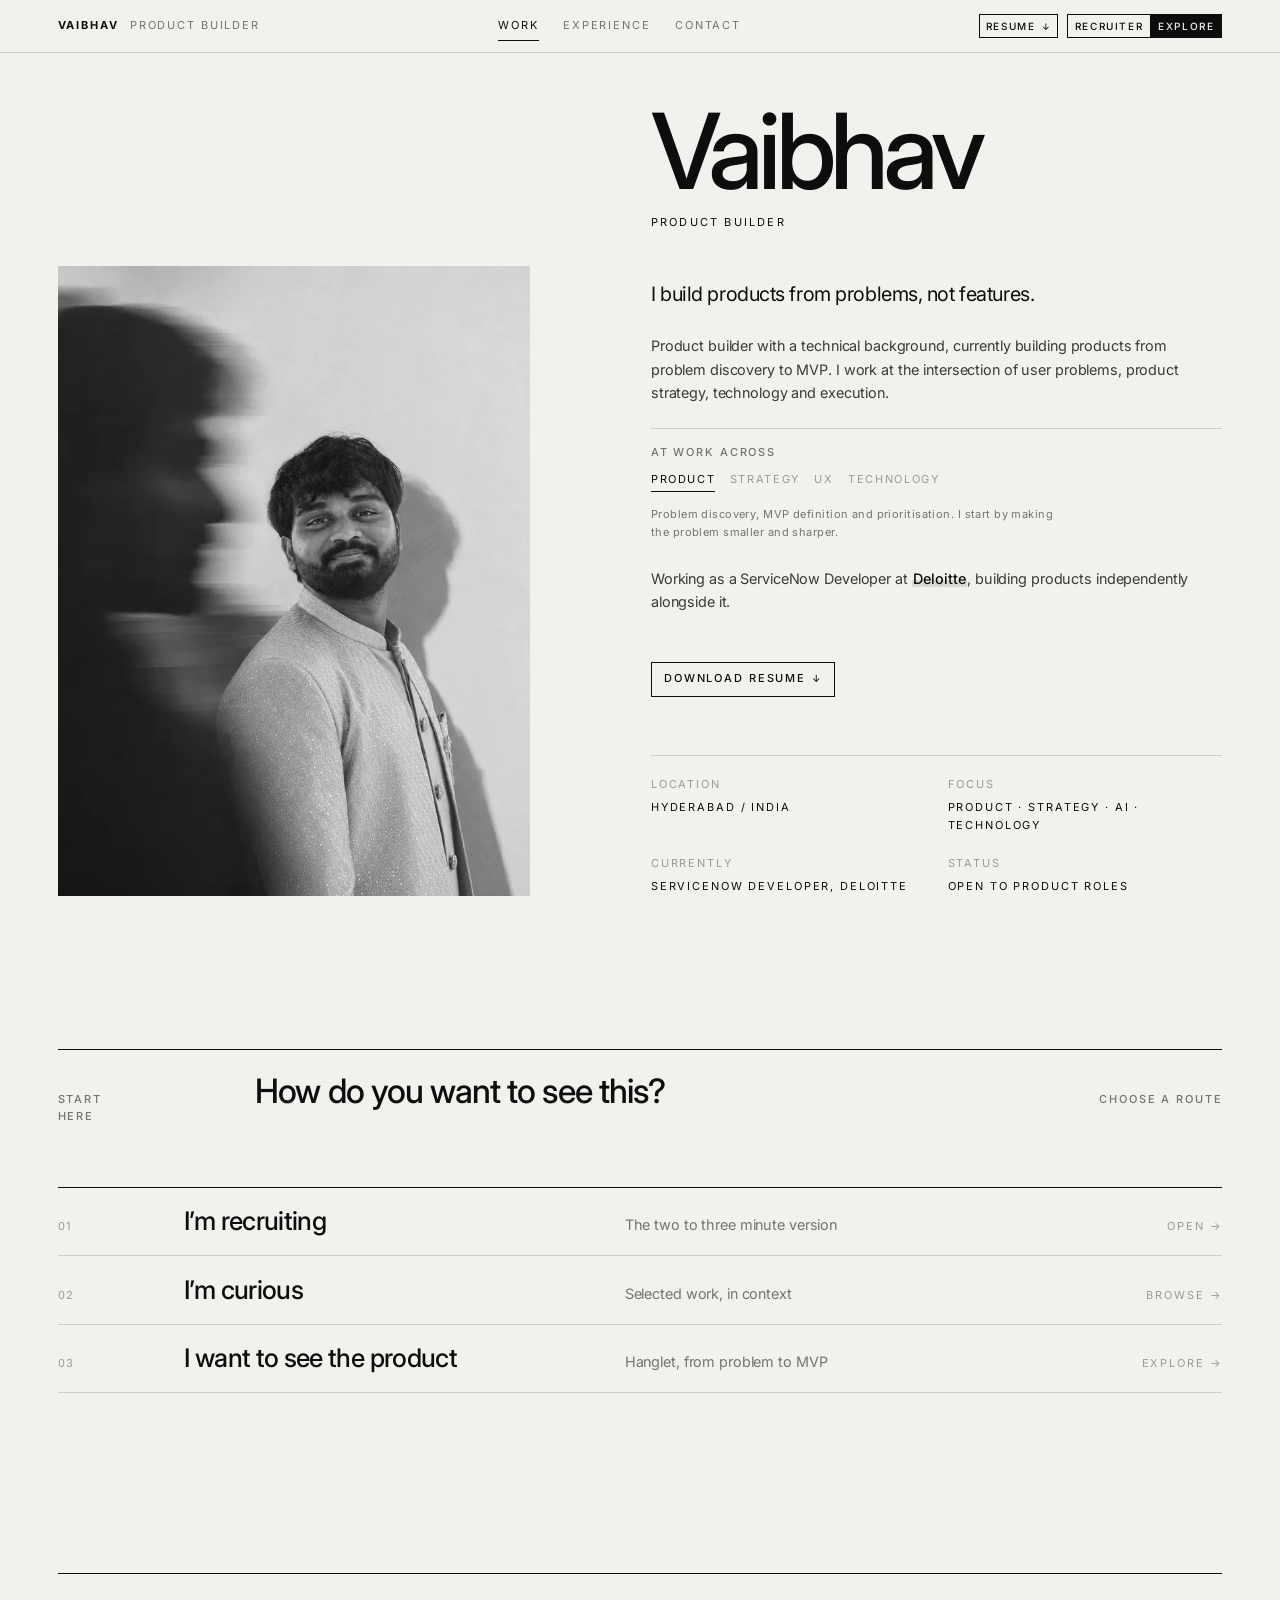
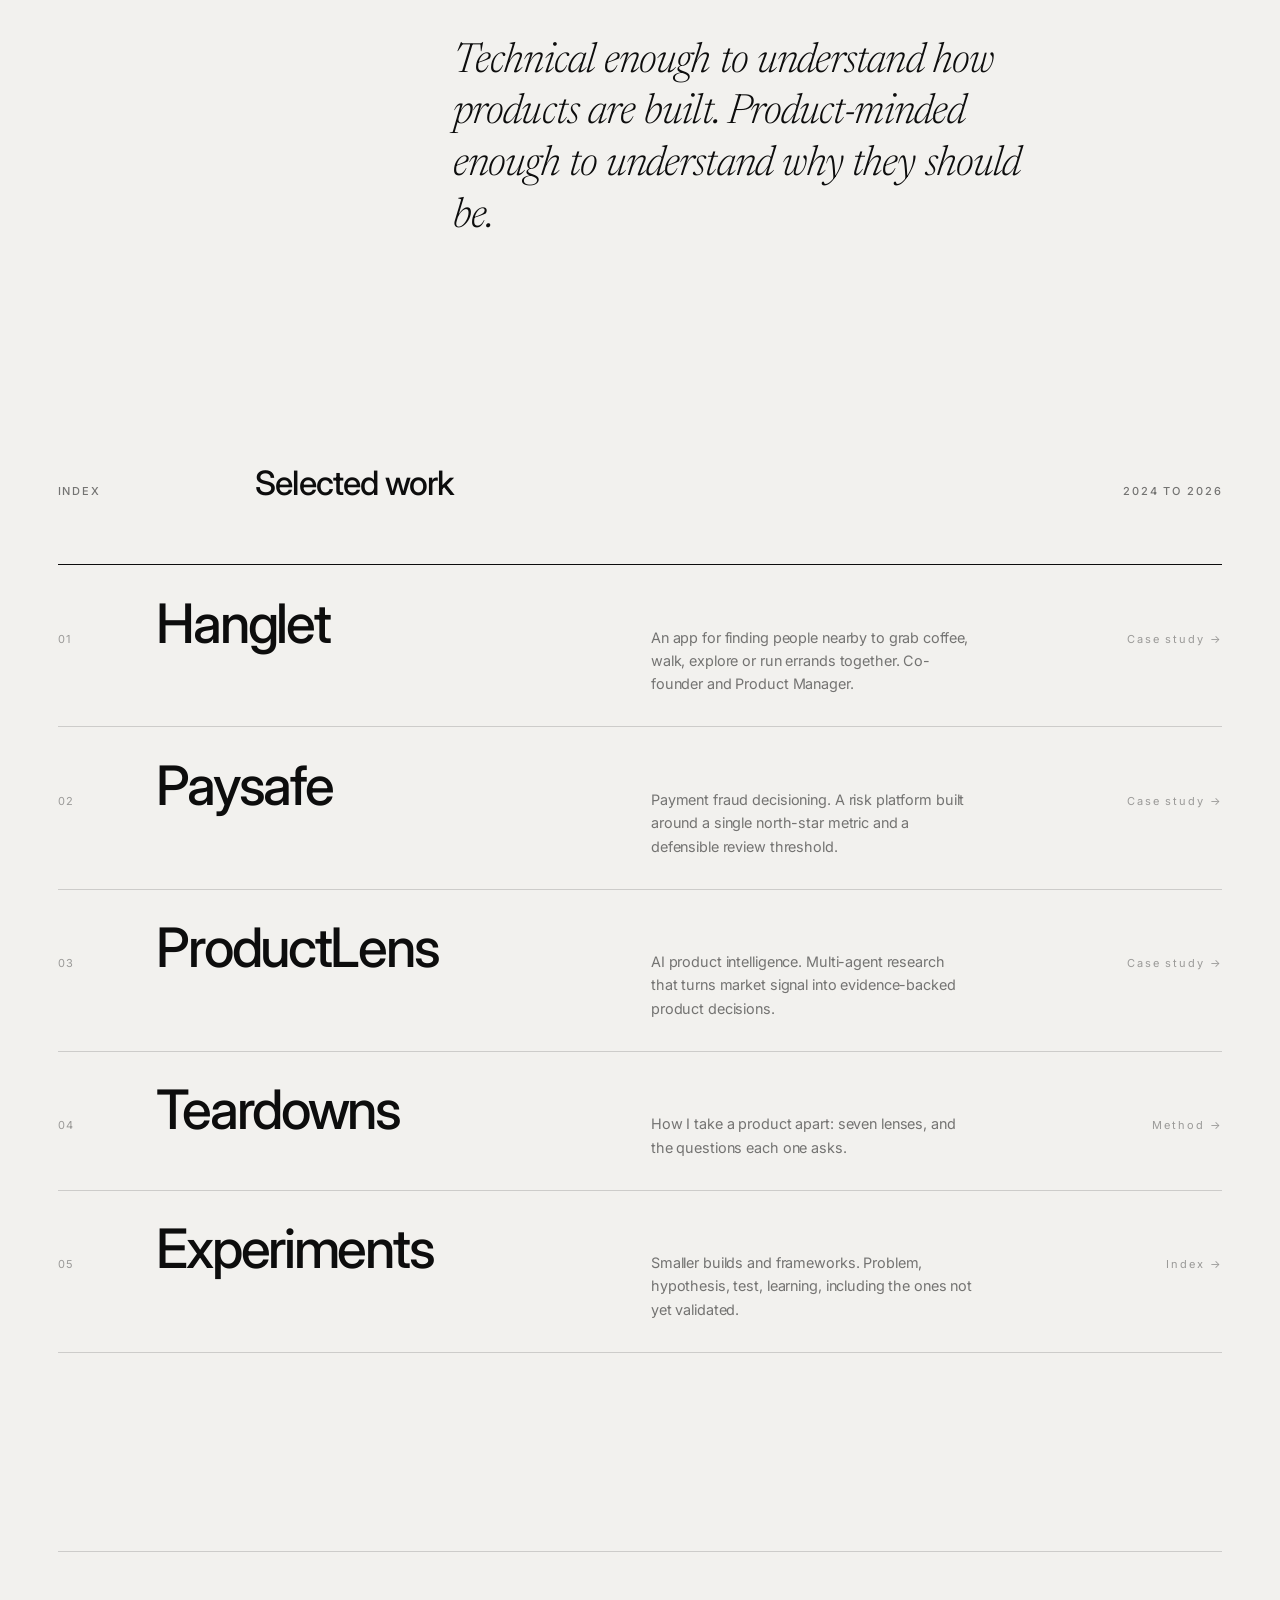
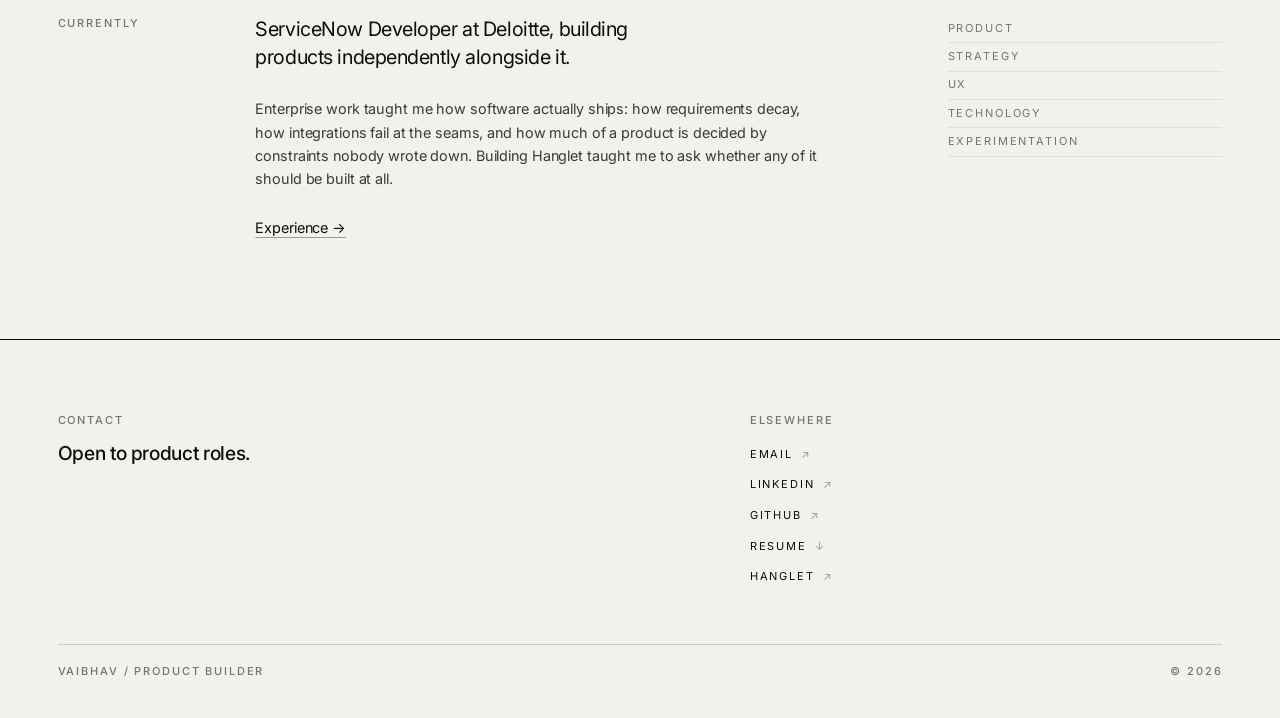
<file: index.html>
<!doctype html>
<html lang="en">
<head>
<meta charset="utf-8">
<meta name="viewport" content="width=device-width, initial-scale=1">
<title>Vaibhav Kedarisetti · Product Builder</title>
<meta name="description" content="Product builder with a technical background. Currently building products from problem discovery to MVP. ServiceNow Developer at Deloitte.">
<meta name="theme-color" content="#F2F1EE">
<meta name="color-scheme" content="light">
<link rel="preconnect" href="https://fonts.googleapis.com">
<link rel="preconnect" href="https://fonts.gstatic.com" crossorigin>
<link href="https://fonts.googleapis.com/css2?family=Inter:wght@300;400;500;600&family=Newsreader:ital,wght@1,300;1,400&display=swap" rel="stylesheet">
<link rel="stylesheet" href="assets/css/site.css?v=21">
<link rel="icon" href="data:image/svg+xml,<svg xmlns='http://www.w3.org/2000/svg' viewBox='0 0 100 100'><rect width='100' height='100' fill='%230D0D0D'/><text x='50' y='72' font-family='Helvetica,Arial' font-size='62' font-weight='500' fill='%23F2F1EE' text-anchor='middle'>V</text></svg>">
</head>
<body data-mode="explore">
<a class="skip" href="#main">Skip to content</a>

<header class="hdr">
  <div class="wrap hdr__in">
    <a class="brand" href="index.html"><b>VAIBHAV</b> <span>Product Builder</span></a>
    <nav class="nav" aria-label="Primary">
      <a href="#work" aria-current="page">Work</a>
      <a href="experience.html">Experience</a>
      <a href="#contact">Contact</a>
    </nav>
    <div class="hdr__end">
      <a class="dl" href="https://drive.google.com/uc?export=download&amp;id=1oE2FmWEl_HJkjGMAGVhuCdu49iSefUPZ" aria-label="Download resume as PDF">Resume</a>
      <div class="modeswitch" data-mode-switch role="group" aria-label="Reading mode">
        <button type="button" data-mode-btn="recruiter" aria-pressed="false">Recruiter</button>
        <button type="button" data-mode-btn="explore" aria-pressed="true">Explore</button>
      </div>
    </div>
  </div>
</header>
<p class="sr-only" aria-live="polite" data-mode-live></p>

<main id="main">

  <!-- ============ HERO ============ -->
  <section class="wrap hero">
    <div class="hero__grid">
      <div class="hero__type">
        <h1 class="hero__name">Vaibhav</h1>
        <p class="hero__role">Product Builder</p>
        <p class="lead mt-l">I build products from problems, not features.</p>
        <p class="body mt-m">Product builder with a technical background, currently building products from
          problem discovery to MVP. I work at the intersection of user problems, product strategy,
          technology and execution.</p>
        <div class="hero__lenses" data-lenses aria-label="Product disciplines">
          <p class="meta">At work across</p>
          <div class="lens__list" role="group" aria-label="Explore disciplines">
            <button class="lens" type="button" data-lens="Product" data-lens-copy="Problem discovery, MVP definition and prioritisation. I start by making the problem smaller and sharper." aria-pressed="true">Product</button>
            <button class="lens" type="button" data-lens="Strategy" data-lens-copy="Positioning, trade-offs and the line between a useful first version and a convincing demo." aria-pressed="false">Strategy</button>
            <button class="lens" type="button" data-lens="UX" data-lens-copy="Flows, states and the small moments that make a product legible before someone reads the instructions." aria-pressed="false">UX</button>
            <button class="lens" type="button" data-lens="Technology" data-lens-copy="Engineering constraints, enterprise systems and enough technical detail to make a trade-off honestly." aria-pressed="false">Technology</button>
          </div>
          <p class="lens__copy" data-lens-output aria-live="polite">Problem discovery, MVP definition and prioritisation. I start by making the problem smaller and sharper.</p>
        </div>
        <p class="body mt-m">Working as a ServiceNow Developer at <span class="hl">Deloitte</span>, building products
          independently alongside it.</p>
        <p class="mt-l"><a class="dl dl--lg" href="https://drive.google.com/uc?export=download&amp;id=1oE2FmWEl_HJkjGMAGVhuCdu49iSefUPZ">Download resume</a></p>
      </div>

      <figure class="hero__portrait">
        <picture>
          <source type="image/webp" sizes="(max-width:1000px) 92vw, 40vw"
                  srcset="assets/img/vaibhav-700.webp 700w, assets/img/vaibhav-1086.webp 1086w">
          <img src="assets/img/vaibhav-1086.jpg" alt="Vaibhav Kedarisetti"
               width="1086" height="1448" fetchpriority="high" decoding="async">
        </picture>
      </figure>

      <div class="hero__side">
        <dl class="metaline"><dt>Location</dt><dd>Hyderabad / India</dd></dl>
        <dl class="metaline"><dt>Focus</dt><dd>Product · Strategy · AI · Technology</dd></dl>
        <dl class="metaline"><dt>Currently</dt><dd>ServiceNow Developer, Deloitte</dd></dl>
        <dl class="metaline"><dt>Status</dt><dd>Open to product roles</dd></dl>
      </div>
    </div>
  </section>

  <!-- ============ PATH ============ -->
  <section class="wrap path explore-only" aria-labelledby="path-title">
    <div class="rule rule--ink"></div>
    <div class="shead">
      <p class="shead__i meta">Start here</p>
      <h2 class="shead__t h2" id="path-title">How do you want to see this?</h2>
      <p class="shead__x meta">Choose a route</p>
    </div>
    <div class="path__list mt-xl">
      <button class="path__item" type="button" data-mode-target="recruiter" data-mode-scroll="#recruiter">
        <span class="path__n">01</span><span class="path__t">I&rsquo;m recruiting</span>
        <span class="path__d">The two to three minute version</span><span class="path__x">Open &rarr;</span>
      </button>
      <a class="path__item" href="#work">
        <span class="path__n">02</span><span class="path__t">I&rsquo;m curious</span>
        <span class="path__d">Selected work, in context</span><span class="path__x">Browse &rarr;</span>
      </a>
      <a class="path__item" href="work/hanglet.html">
        <span class="path__n">03</span><span class="path__t">I want to see the product</span>
        <span class="path__d">Hanglet, from problem to MVP</span><span class="path__x">Explore &rarr;</span>
      </a>
    </div>
  </section>

  <!-- ============ RECRUITER DIGEST (2 to 3 min) ============ -->
  <section class="wrap section--tight recruiter-only" id="recruiter" aria-label="Short version">
    <div class="rule rule--ink"></div>
    <div class="shead">
      <p class="shead__i meta">SHORT</p>
      <h2 class="shead__t h2">The two-minute version</h2>
      <p class="shead__x meta">Switch to Explore for the full site</p>
    </div>

    <ol class="decisions mt-xl">
      <li>
        <p class="d-n">01</p>
        <p class="d-t">Who I am</p>
        <p class="d-b">Technical enough to understand how products get built. Product-minded enough to
          argue about why they should be. Computer Science degree, three years shipping enterprise
          software, and a 0&rarr;1 consumer product I co-founded and manage.</p>
      </li>
      <li>
        <p class="d-n">02</p>
        <p class="d-t">Hanglet</p>
        <p class="d-b">Co-founder and Product Manager on a 0&rarr;1 B2C product. 30+ problem-discovery
          conversations, 15+ initiatives prioritised, 8+ A/B experiments, analytics instrumented end to end.
          <a class="link" href="work/hanglet.html">Read the case study &rarr;</a></p>
      </li>
      <li>
        <p class="d-n">03</p>
        <p class="d-t">How I think</p>
        <p class="d-b">I frame the problem before the feature, cut scope on evidence rather than taste, and
          instrument the thing so the next decision is cheaper than the last one.
          <a class="link" href="work/hanglet.html#decisions">See the trade-offs &rarr;</a></p>
      </li>
      <li>
        <p class="d-n">04</p>
        <p class="d-t">Deloitte</p>
        <p class="d-b">ServiceNow Developer on enterprise platform and AI work: ServiceNow and Workday integrations,
          and four AI agents shipped into a unified workflow that cut manual case-resolution effort by 80%.
          <a class="link" href="experience.html">More &rarr;</a></p>
      </li>
      <li>
        <p class="d-n">05</p>
        <p class="d-t">Contact</p>
        <p class="d-b"><a class="link" href="mailto:vaibhavkedarisetti1@gmail.com">vaibhavkedarisetti1@gmail.com</a>
          &nbsp;·&nbsp; <a class="link" href="https://www.linkedin.com/in/vaibhav-kedarisetti/" target="_blank" rel="noopener">LinkedIn</a>
          &nbsp;·&nbsp; <a class="link" href="https://github.com/vaibhavkedarisetti" target="_blank" rel="noopener">GitHub</a>
          &nbsp;&middot;&nbsp; <a class="link" href="https://drive.google.com/uc?export=download&amp;id=1oE2FmWEl_HJkjGMAGVhuCdu49iSefUPZ">Download resume</a></p>
      </li>
    </ol>
  </section>

  <!-- ============ POSITIONING ============ -->
  <section class="wrap section explore-only">
    <div class="rule rule--ink"></div>
    <div class="grid mt-xl">
      <blockquote class="quote b-off" data-anim>
        Technical enough to understand how products are built. Product-minded enough to understand why
        they should be.
      </blockquote>
    </div>
  </section>

  <!-- ============ INDEX ============ -->
  <section class="wrap section explore-only" id="work" aria-labelledby="idx">
    <div class="shead">
      <p class="shead__i meta">Index</p>
      <h2 class="shead__t h2" id="idx">Selected work</h2>
      <p class="shead__x meta">2024 to 2026</p>
    </div>

    <div class="works mt-xl">
      <a class="work" href="work/hanglet.html">
        <div class="work__in">
          <p class="work__n">01</p>
          <h3 class="work__t">Hanglet</h3>
          <p class="work__d">An app for finding people nearby to grab coffee, walk, explore or run errands together. Co-founder and Product Manager.</p>
          <p class="work__x">Case study &rarr;</p>
        </div>
      </a>
      <a class="work" href="work/paysafe.html" data-peek="assets/img/paysafe-900.webp">
        <div class="work__in">
          <p class="work__n">02</p>
          <h3 class="work__t">Paysafe</h3>
          <p class="work__d">Payment fraud decisioning. A risk platform built around a single north-star metric and a defensible review threshold.</p>
          <p class="work__x">Case study &rarr;</p>
        </div>
      </a>
      <a class="work" href="work/productlens.html" data-peek="assets/img/productlens-900.webp">
        <div class="work__in">
          <p class="work__n">03</p>
          <h3 class="work__t">ProductLens</h3>
          <p class="work__d">AI product intelligence. Multi-agent research that turns market signal into evidence-backed product decisions.</p>
          <p class="work__x">Case study &rarr;</p>
        </div>
      </a>
      <a class="work" href="teardowns.html">
        <div class="work__in">
          <p class="work__n">04</p>
          <h3 class="work__t">Teardowns</h3>
          <p class="work__d">How I take a product apart: seven lenses, and the questions each one asks.</p>
          <p class="work__x">Method &rarr;</p>
        </div>
      </a>
      <a class="work" href="experiments.html">
        <div class="work__in">
          <p class="work__n">05</p>
          <h3 class="work__t">Experiments</h3>
          <p class="work__d">Smaller builds and frameworks. Problem, hypothesis, test, learning, including the ones not yet validated.</p>
          <p class="work__x">Index &rarr;</p>
        </div>
      </a>
    </div>
  </section>

  <!-- ============ CURRENTLY ============ -->
  <section class="wrap section explore-only" aria-labelledby="cur">
    <div class="rule"></div>
    <div class="b-hang mt-xl">
      <p class="b-hang__l meta" id="cur">Currently</p>
      <div class="b-hang__c">
        <p class="lead">ServiceNow Developer at Deloitte, building products independently alongside it.</p>
        <p class="body mt-m">Enterprise work taught me how software actually ships: how requirements decay,
          how integrations fail at the seams, and how much of a product is decided by constraints nobody
          wrote down. Building Hanglet taught me to ask whether any of it should be built at all.</p>
        <p class="mt-m"><a class="link" href="experience.html">Experience &rarr;</a></p>
      </div>
      <ul class="b-hang__r roles" aria-label="Practice areas">
        <li>Product</li><li>Strategy</li><li>UX</li><li>Technology</li><li>Experimentation</li>
      </ul>
    </div>
  </section>

</main>

<footer class="foot" id="contact">
  <div class="wrap foot__grid foot__grid--compact">
    <div class="foot__a">
      <p class="meta">Contact</p>
      <p class="h3 mt-s">Open to product roles.</p>
    </div>
    <div class="foot__c">
      <p class="meta">Elsewhere</p>
      <ul class="clist mt-s">
        <li><a href="mailto:vaibhavkedarisetti1@gmail.com">Email</a></li>
        <li><a href="https://www.linkedin.com/in/vaibhav-kedarisetti/" target="_blank" rel="noopener">LinkedIn</a></li>
        <li><a href="https://github.com/vaibhavkedarisetti" target="_blank" rel="noopener">GitHub</a></li>
        <li><a href="https://drive.google.com/uc?export=download&amp;id=1oE2FmWEl_HJkjGMAGVhuCdu49iSefUPZ" data-dl>Resume</a></li>
        <li><a href="https://hanglet.com" target="_blank" rel="noopener">Hanglet</a></li>
      </ul>
    </div>
    <div class="foot__end">
      <p class="meta">VAIBHAV / PRODUCT BUILDER</p>
      <p class="meta">© 2026</p>
    </div>
  </div>
</footer>

<div class="draftbadge" data-draft-badge>
  <span>Draft: <b data-draft-count>0</b> placeholders left</span>
  <button type="button" data-draft-off aria-label="Hide draft highlighting">&times;</button>
</div>

<script src="assets/js/site.js?v=21" defer></script>
</body>
</html>
</file>
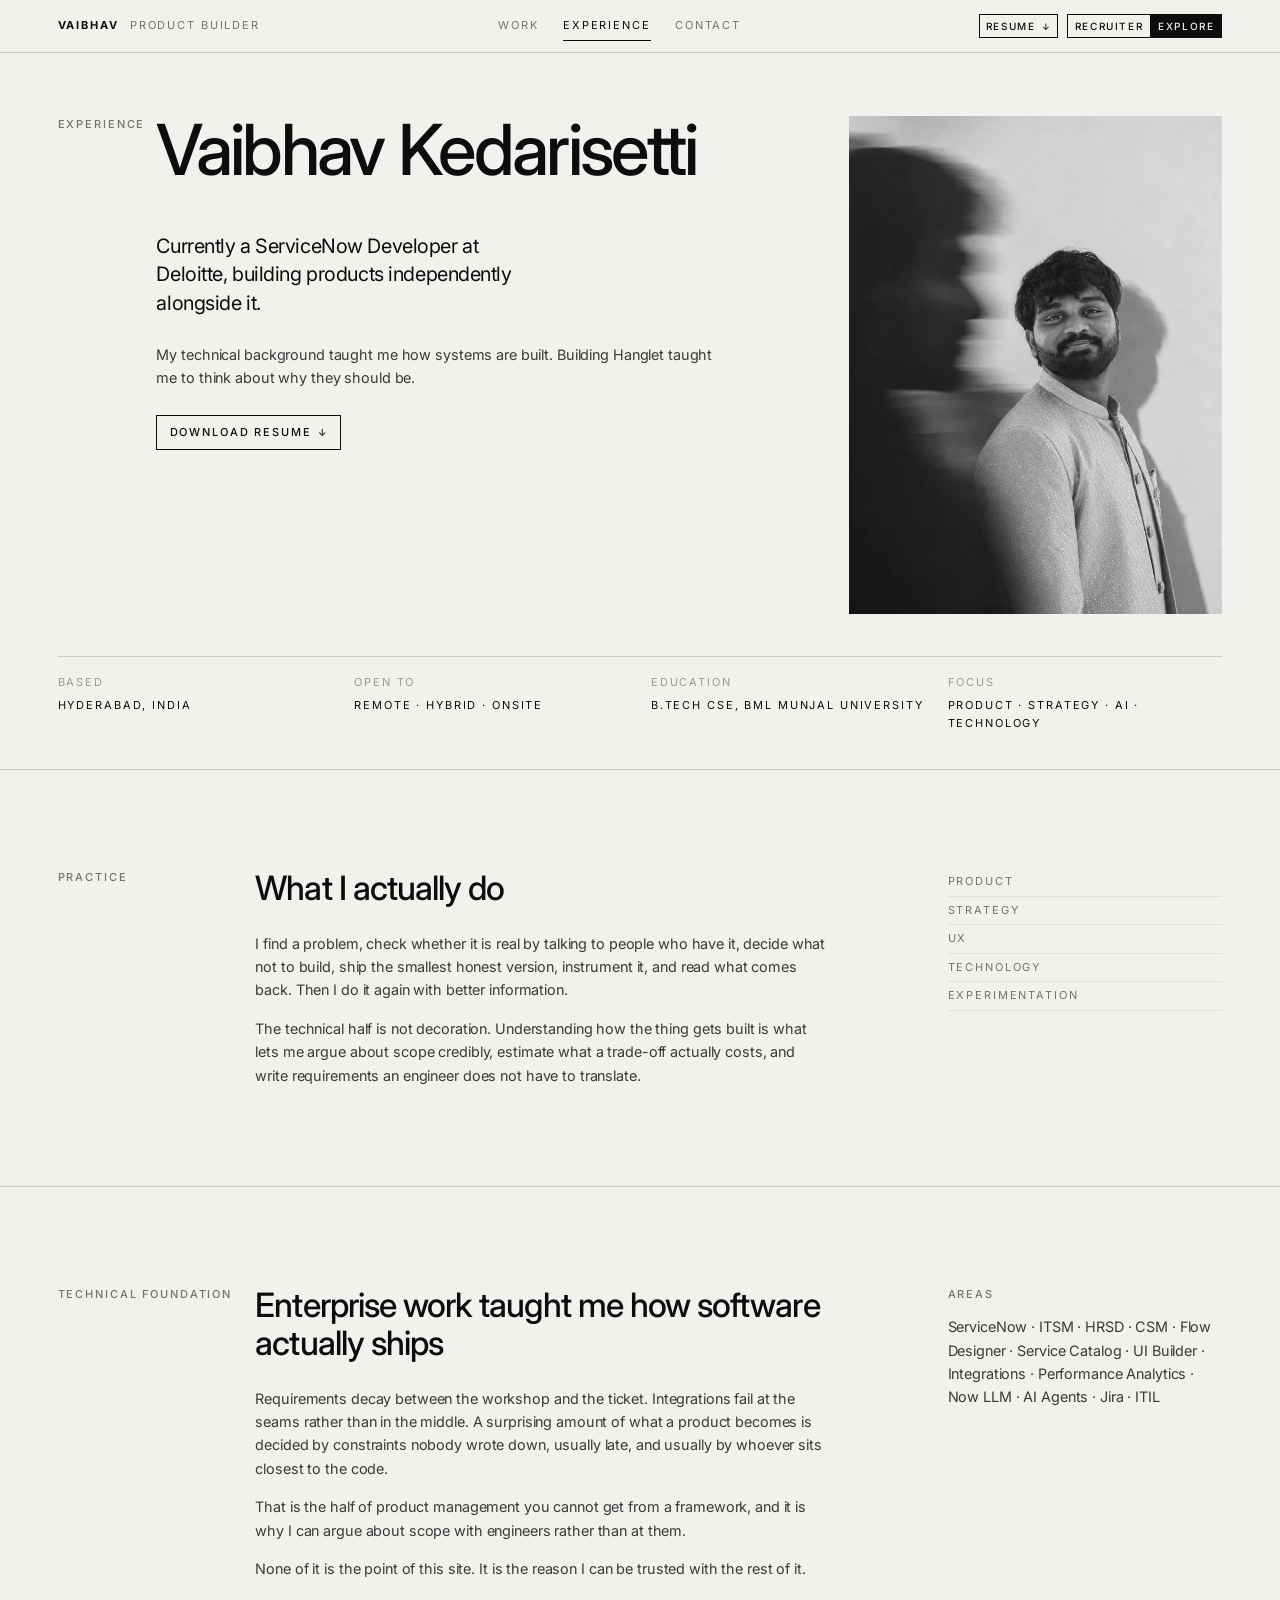
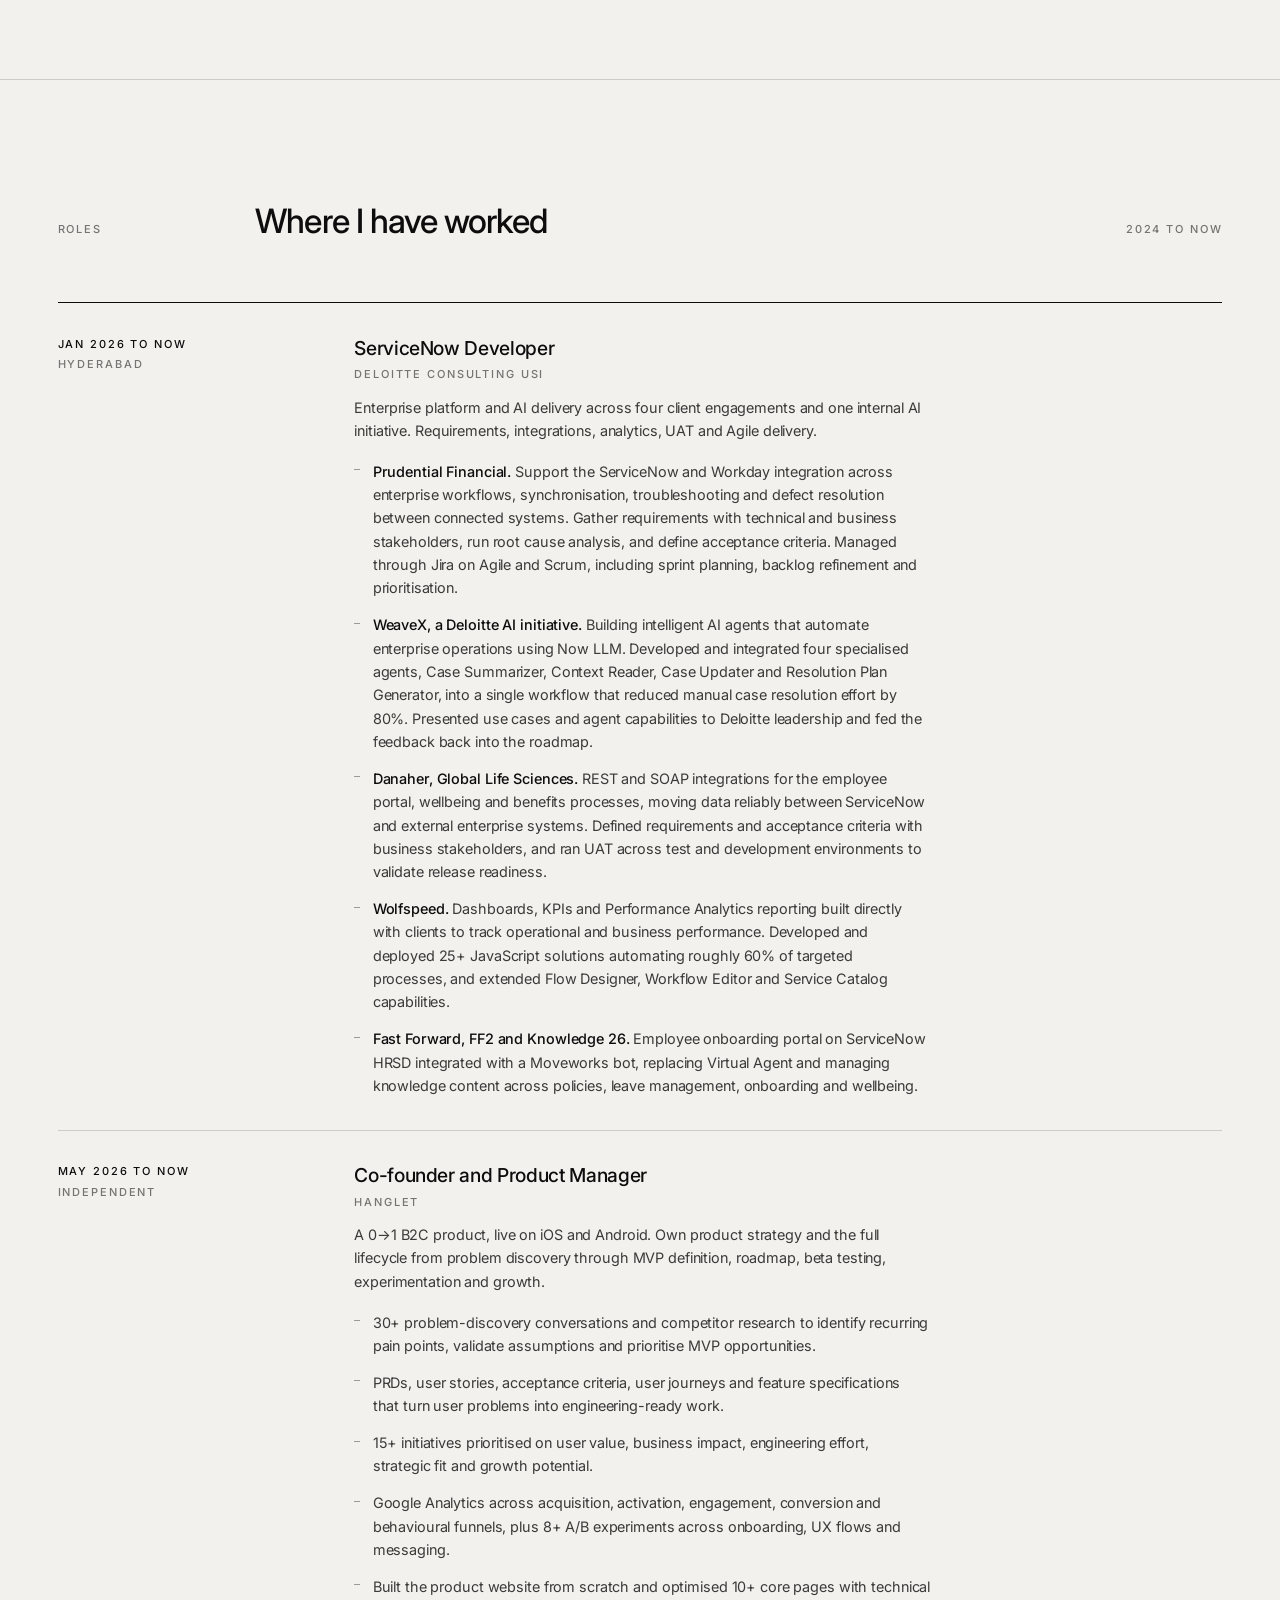
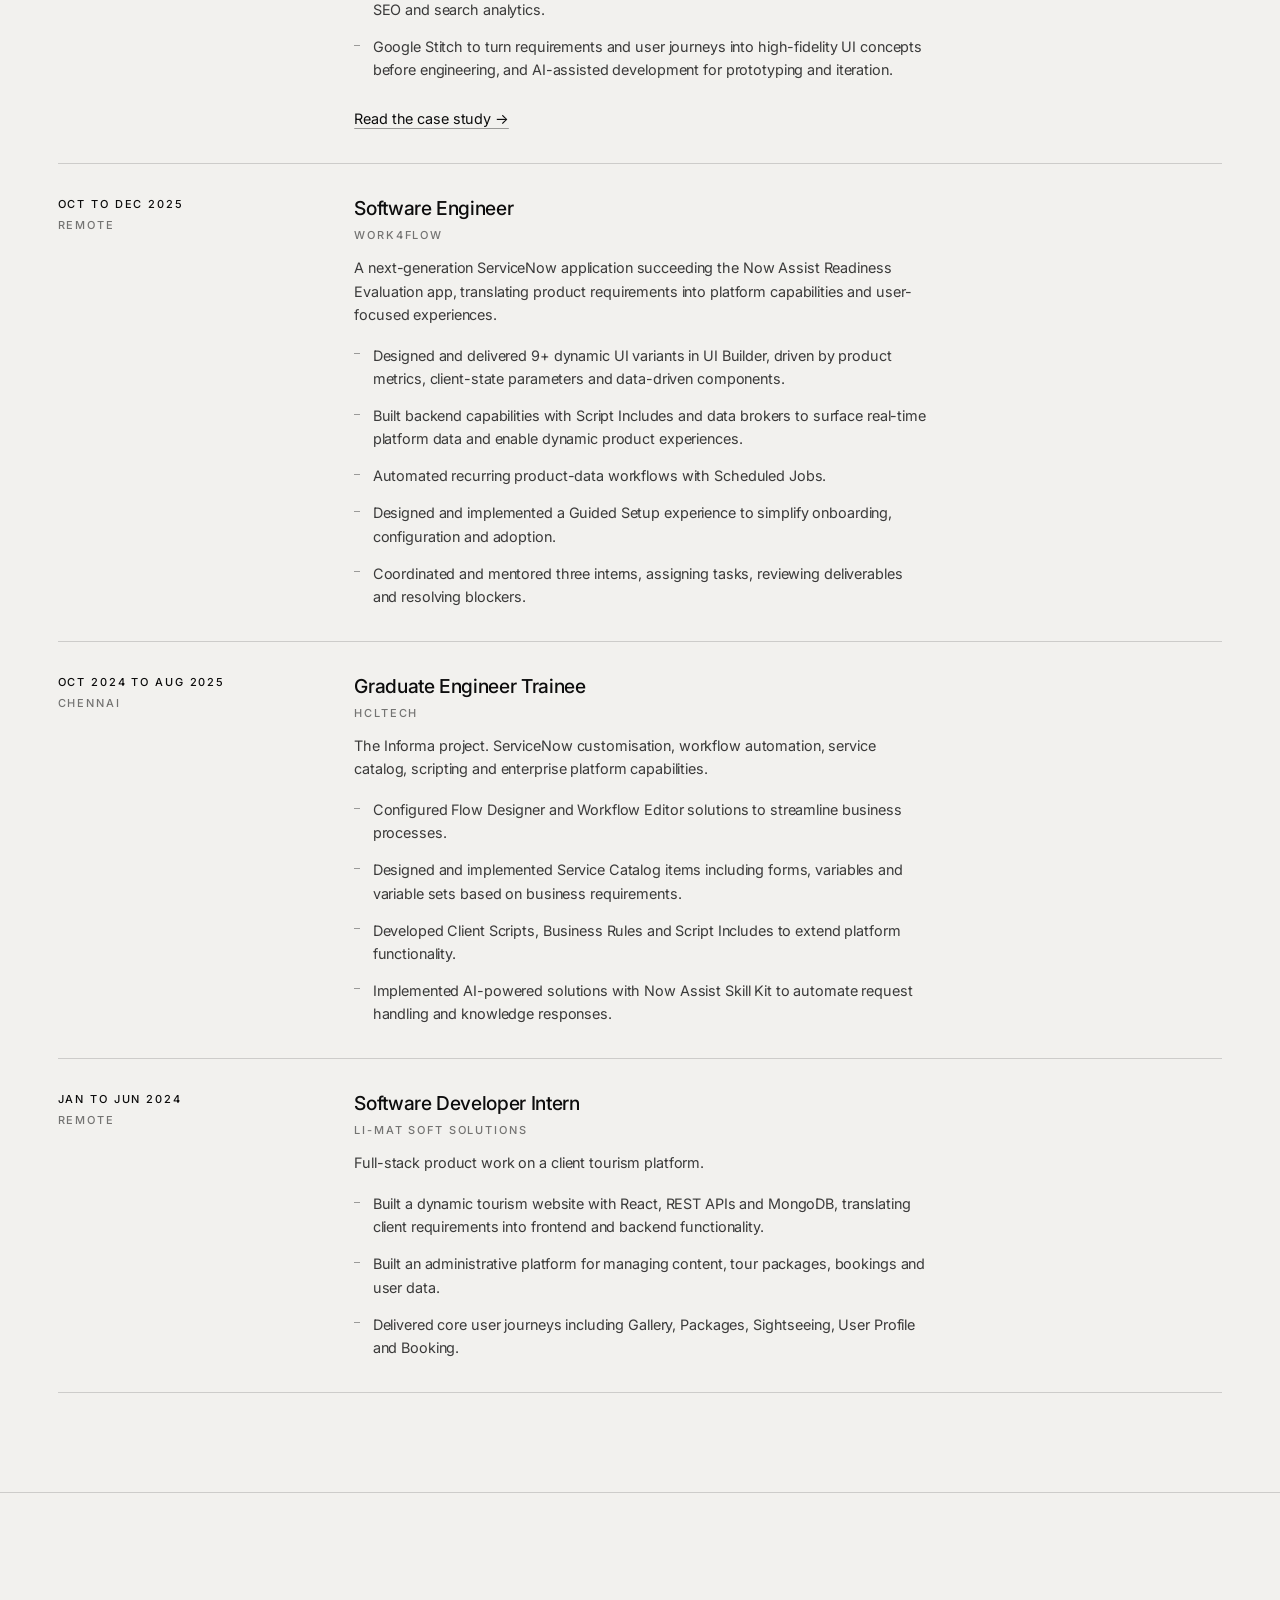
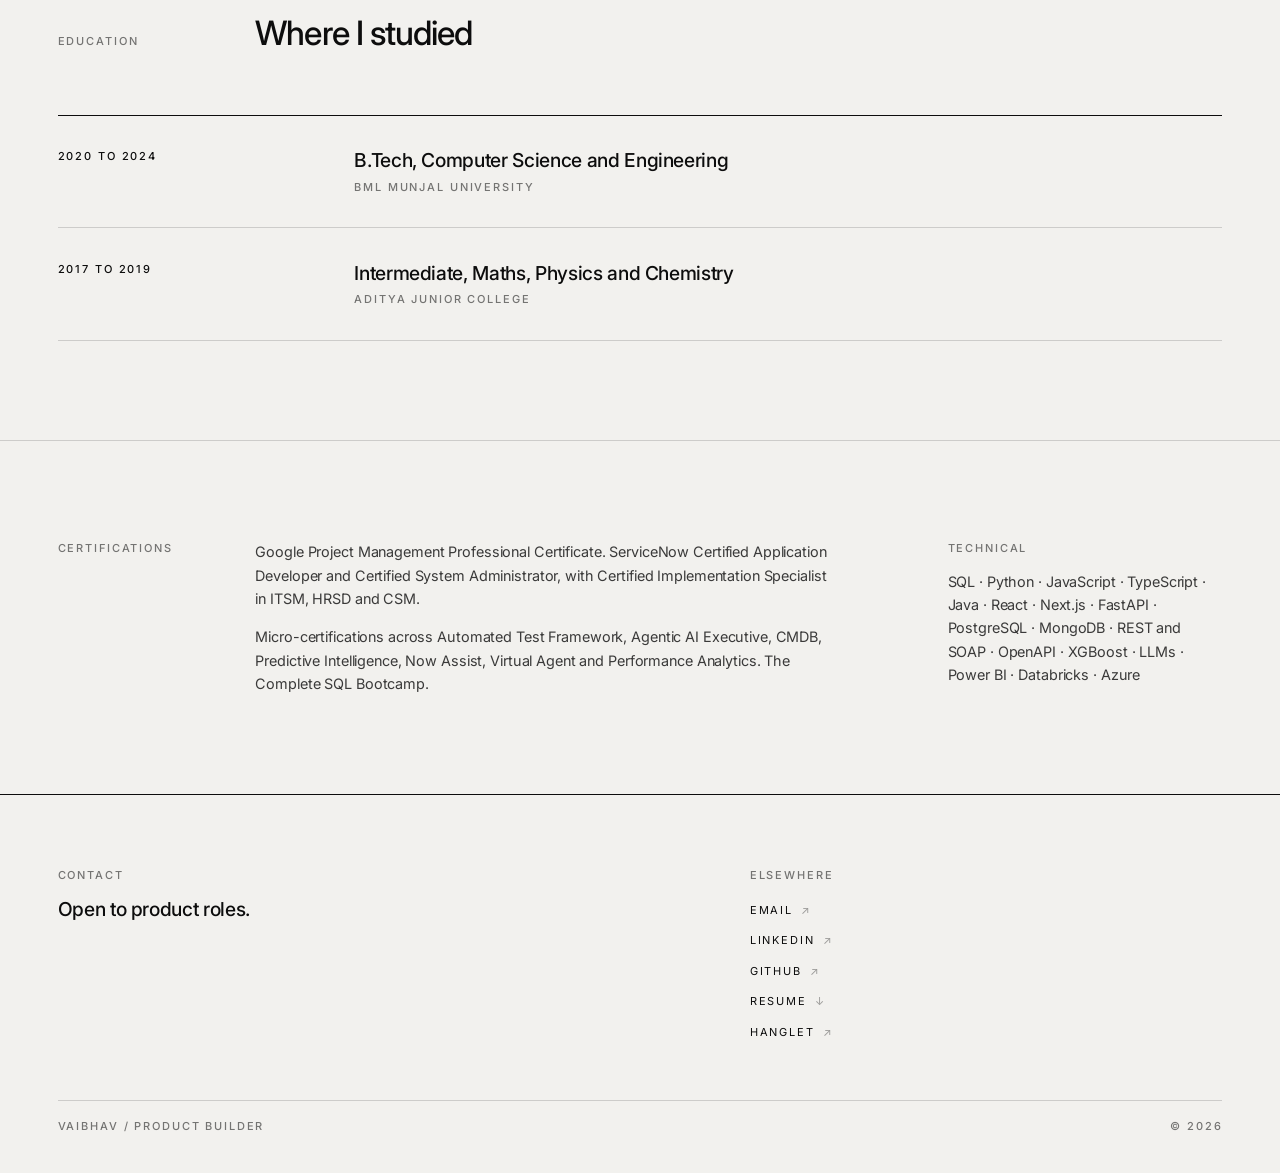
<file: experience.html>
<!doctype html>
<html lang="en">
<head>
<meta charset="utf-8">
<meta name="viewport" content="width=device-width, initial-scale=1">
<title>Experience · Vaibhav Kedarisetti</title>
<meta name="description" content="Experience. ServiceNow Developer at Deloitte across enterprise platform and AI delivery, plus a 0→1 consumer product built independently.">
<meta name="theme-color" content="#F2F1EE">
<meta name="color-scheme" content="light">
<link rel="preconnect" href="https://fonts.googleapis.com">
<link rel="preconnect" href="https://fonts.gstatic.com" crossorigin>
<link href="https://fonts.googleapis.com/css2?family=Inter:wght@300;400;500;600&family=Newsreader:ital,wght@1,300;1,400&display=swap" rel="stylesheet">
<link rel="stylesheet" href="assets/css/site.css?v=21">
<link rel="icon" href="data:image/svg+xml,<svg xmlns='http://www.w3.org/2000/svg' viewBox='0 0 100 100'><rect width='100' height='100' fill='%230D0D0D'/><text x='50' y='72' font-family='Helvetica,Arial' font-size='62' font-weight='500' fill='%23F2F1EE' text-anchor='middle'>V</text></svg>">
</head>
<body data-mode="explore">
<a class="skip" href="#main">Skip to content</a>

<header class="hdr">
  <div class="wrap hdr__in">
    <a class="brand" href="index.html"><b>VAIBHAV</b> <span>Product Builder</span></a>
    <nav class="nav" aria-label="Primary">
      <a href="index.html#work">Work</a>
      <a href="experience.html" aria-current="page">Experience</a>
      <a href="#contact">Contact</a>
    </nav>
    <div class="hdr__end">
      <a class="dl" href="https://drive.google.com/uc?export=download&amp;id=1oE2FmWEl_HJkjGMAGVhuCdu49iSefUPZ" aria-label="Download resume as PDF">Resume</a>
      <div class="modeswitch" data-mode-switch role="group" aria-label="Reading mode">
        <button type="button" data-mode-btn="recruiter" aria-pressed="false">Recruiter</button>
        <button type="button" data-mode-btn="explore" aria-pressed="true">Explore</button>
      </div>
    </div>
  </div>
</header>
<p class="sr-only" aria-live="polite" data-mode-live></p>

<main id="main">

  <section class="wrap case__hd">
    <div class="grid">
      <p class="meta" style="grid-column:1/2">Experience</p>
      <div style="grid-column:2/8">
        <h1 class="h1">Vaibhav Kedarisetti</h1>
        <p class="lead mt-l">Currently a ServiceNow Developer at Deloitte, building products
          independently alongside it.</p>
        <p class="body mt-m">My technical background taught me how systems are built. Building Hanglet
          taught me to think about why they should be.</p>
        <p class="mt-m"><a class="dl dl--lg" href="https://drive.google.com/uc?export=download&amp;id=1oE2FmWEl_HJkjGMAGVhuCdu49iSefUPZ">Download resume</a></p>
      </div>
      <figure class="por" style="grid-column:9/13">
        <picture>
          <source type="image/webp" sizes="(max-width:1000px) 92vw, 30vw"
                  srcset="assets/img/vaibhav-700.webp 700w, assets/img/vaibhav-1086.webp 1086w">
          <img src="assets/img/vaibhav-1086.jpg" alt="Vaibhav Kedarisetti"
               width="1086" height="1448" decoding="async">
        </picture>
      </figure>
    </div>
    <dl class="case__facts">
      <div><dt>Based</dt><dd>Hyderabad, India</dd></div>
      <div><dt>Open to</dt><dd>Remote &middot; Hybrid &middot; Onsite</dd></div>
      <div><dt>Education</dt><dd>B.Tech CSE, BML Munjal University</dd></div>
      <div><dt>Focus</dt><dd>Product &middot; Strategy &middot; AI &middot; Technology</dd></div>
    </dl>
  </section>

  <section class="wrap block block--rule">
    <div class="b-hang">
      <p class="b-hang__l meta">Practice</p>
      <div class="b-hang__c">
        <h2 class="h2">What I actually do</h2>
        <p class="body mt-m">I find a problem, check whether it is real by talking to people who have it,
          decide what not to build, ship the smallest honest version, instrument it, and read what comes
          back. Then I do it again with better information.</p>
        <p class="body">The technical half is not decoration. Understanding how the thing gets built is
          what lets me argue about scope credibly, estimate what a trade-off actually costs, and write
          requirements an engineer does not have to translate.</p>
      </div>
      <ul class="b-hang__r roles" aria-label="Practice areas">
        <li>Product</li><li>Strategy</li><li>UX</li><li>Technology</li><li>Experimentation</li>
      </ul>
    </div>
  </section>

  <section class="wrap block block--rule">
    <div class="b-hang">
      <p class="b-hang__l meta">Technical foundation</p>
      <div class="b-hang__c">
        <h2 class="h2">Enterprise work taught me how software actually ships</h2>
        <p class="body mt-m">Requirements decay between the workshop and the ticket. Integrations fail at
          the seams rather than in the middle. A surprising amount of what a product becomes is decided
          by constraints nobody wrote down, usually late, and usually by whoever sits closest to the
          code.</p>
        <p class="body">That is the half of product management you cannot get from a framework, and it is
          why I can argue about scope with engineers rather than at them.</p>
        <p class="body">None of it is the point of this site. It is the reason I can be trusted with the
          rest of it.</p>
      </div>
      <div class="b-hang__r">
        <p class="meta">Areas</p>
        <p class="body mt-s">ServiceNow &middot; ITSM &middot; HRSD &middot; CSM &middot; Flow Designer &middot;
          Service Catalog &middot; UI Builder &middot; Integrations &middot; Performance Analytics &middot;
          Now LLM &middot; AI Agents &middot; Jira &middot; ITIL</p>
      </div>
    </div>
  </section>

  <!-- ============ EXPERIENCE ============ -->
  <section class="wrap block block--rule" aria-labelledby="exp">
    <div class="shead">
      <p class="shead__i meta">Roles</p>
      <h2 class="shead__t h2" id="exp">Where I have worked</h2>
      <p class="shead__x meta">2024 to now</p>
    </div>

    <ol class="cv mt-xl">
      <li>
        <div class="cv__when">
          <p class="meta label--ink">Jan 2026 to now</p>
          <p class="meta">Hyderabad</p>
        </div>
        <div class="cv__what">
          <h3 class="h3">ServiceNow Developer</h3>
          <p class="meta cv__org">Deloitte Consulting USI</p>
          <p class="body mt-s">Enterprise platform and AI delivery across four client engagements and one
            internal AI initiative. Requirements, integrations, analytics, UAT and Agile delivery.</p>
          <ul class="cv__list">
            <li><b>Prudential Financial.</b> Support the ServiceNow and Workday integration across
              enterprise workflows, synchronisation, troubleshooting and defect resolution between
              connected systems. Gather requirements with technical and business stakeholders, run root
              cause analysis, and define acceptance criteria. Managed through Jira on Agile and Scrum,
              including sprint planning, backlog refinement and prioritisation.</li>
            <li><b>WeaveX, a Deloitte AI initiative.</b> Building intelligent AI agents that automate
              enterprise operations using Now LLM. Developed and integrated four specialised agents,
              Case Summarizer, Context Reader, Case Updater and Resolution Plan Generator, into a single
              workflow that reduced manual case resolution effort by 80%. Presented use cases and agent
              capabilities to Deloitte leadership and fed the feedback back into the roadmap.</li>
            <li><b>Danaher, Global Life Sciences.</b> REST and SOAP integrations for the employee portal,
              wellbeing and benefits processes, moving data reliably between ServiceNow and external
              enterprise systems. Defined requirements and acceptance criteria with business
              stakeholders, and ran UAT across test and development environments to validate release
              readiness.</li>
            <li><b>Wolfspeed.</b> Dashboards, KPIs and Performance Analytics reporting built directly
              with clients to track operational and business performance. Developed and deployed 25+
              JavaScript solutions automating roughly 60% of targeted processes, and extended Flow
              Designer, Workflow Editor and Service Catalog capabilities.</li>
            <li><b>Fast Forward, FF2 and Knowledge 26.</b> Employee onboarding portal on ServiceNow HRSD
              integrated with a Moveworks bot, replacing Virtual Agent and managing knowledge content
              across policies, leave management, onboarding and wellbeing.</li>
          </ul>
        </div>
      </li>

      <li>
        <div class="cv__when">
          <p class="meta label--ink">May 2026 to now</p>
          <p class="meta">Independent</p>
        </div>
        <div class="cv__what">
          <h3 class="h3">Co-founder and Product Manager</h3>
          <p class="meta cv__org">Hanglet</p>
          <p class="body mt-s">A 0&rarr;1 B2C product, live on iOS and Android. Own product strategy and
            the full lifecycle from problem discovery through MVP definition, roadmap, beta testing,
            experimentation and growth.</p>
          <ul class="cv__list">
            <li>30+ problem-discovery conversations and competitor research to identify recurring pain
              points, validate assumptions and prioritise MVP opportunities.</li>
            <li>PRDs, user stories, acceptance criteria, user journeys and feature specifications that
              turn user problems into engineering-ready work.</li>
            <li>15+ initiatives prioritised on user value, business impact, engineering effort, strategic
              fit and growth potential.</li>
            <li>Google Analytics across acquisition, activation, engagement, conversion and behavioural
              funnels, plus 8+ A/B experiments across onboarding, UX flows and messaging.</li>
            <li>Built the product website from scratch and optimised 10+ core pages with technical SEO
              and search analytics.</li>
            <li>Google Stitch to turn requirements and user journeys into high-fidelity UI concepts
              before engineering, and AI-assisted development for prototyping and iteration.</li>
          </ul>
          <p class="mt-m"><a class="link" href="work/hanglet.html">Read the case study &rarr;</a></p>
        </div>
      </li>

      <li>
        <div class="cv__when">
          <p class="meta label--ink">Oct to Dec 2025</p>
          <p class="meta">Remote</p>
        </div>
        <div class="cv__what">
          <h3 class="h3">Software Engineer</h3>
          <p class="meta cv__org">Work4Flow</p>
          <p class="body mt-s">A next-generation ServiceNow application succeeding the Now Assist
            Readiness Evaluation app, translating product requirements into platform capabilities and
            user-focused experiences.</p>
          <ul class="cv__list">
            <li>Designed and delivered 9+ dynamic UI variants in UI Builder, driven by product metrics,
              client-state parameters and data-driven components.</li>
            <li>Built backend capabilities with Script Includes and data brokers to surface real-time
              platform data and enable dynamic product experiences.</li>
            <li>Automated recurring product-data workflows with Scheduled Jobs.</li>
            <li>Designed and implemented a Guided Setup experience to simplify onboarding, configuration
              and adoption.</li>
            <li>Coordinated and mentored three interns, assigning tasks, reviewing deliverables and
              resolving blockers.</li>
          </ul>
        </div>
      </li>

      <li>
        <div class="cv__when">
          <p class="meta label--ink">Oct 2024 to Aug 2025</p>
          <p class="meta">Chennai</p>
        </div>
        <div class="cv__what">
          <h3 class="h3">Graduate Engineer Trainee</h3>
          <p class="meta cv__org">HCLTech</p>
          <p class="body mt-s">The Informa project. ServiceNow customisation, workflow automation,
            service catalog, scripting and enterprise platform capabilities.</p>
          <ul class="cv__list">
            <li>Configured Flow Designer and Workflow Editor solutions to streamline business
              processes.</li>
            <li>Designed and implemented Service Catalog items including forms, variables and variable
              sets based on business requirements.</li>
            <li>Developed Client Scripts, Business Rules and Script Includes to extend platform
              functionality.</li>
            <li>Implemented AI-powered solutions with Now Assist Skill Kit to automate request handling
              and knowledge responses.</li>
          </ul>
        </div>
      </li>

      <li>
        <div class="cv__when">
          <p class="meta label--ink">Jan to Jun 2024</p>
          <p class="meta">Remote</p>
        </div>
        <div class="cv__what">
          <h3 class="h3">Software Developer Intern</h3>
          <p class="meta cv__org">LI-Mat Soft Solutions</p>
          <p class="body mt-s">Full-stack product work on a client tourism platform.</p>
          <ul class="cv__list">
            <li>Built a dynamic tourism website with React, REST APIs and MongoDB, translating client
              requirements into frontend and backend functionality.</li>
            <li>Built an administrative platform for managing content, tour packages, bookings and user
              data.</li>
            <li>Delivered core user journeys including Gallery, Packages, Sightseeing, User Profile and
              Booking.</li>
          </ul>
        </div>
      </li>
    </ol>
  </section>

  <!-- ============ EDUCATION ============ -->
  <section class="wrap block block--rule" aria-labelledby="edu">
    <div class="shead">
      <p class="shead__i meta">Education</p>
      <h2 class="shead__t h2" id="edu">Where I studied</h2>
    </div>
    <ol class="cv mt-xl">
      <li>
        <div class="cv__when"><p class="meta label--ink">2020 to 2024</p></div>
        <div class="cv__what">
          <h3 class="h3">B.Tech, Computer Science and Engineering</h3>
          <p class="meta cv__org">BML Munjal University</p>
        </div>
      </li>
      <li>
        <div class="cv__when"><p class="meta label--ink">2017 to 2019</p></div>
        <div class="cv__what">
          <h3 class="h3">Intermediate, Maths, Physics and Chemistry</h3>
          <p class="meta cv__org">Aditya Junior College</p>
        </div>
      </li>
    </ol>
  </section>

  <section class="wrap block block--rule">
    <div class="b-hang">
      <p class="b-hang__l meta">Certifications</p>
      <div class="b-hang__c">
        <p class="body">Google Project Management Professional Certificate. ServiceNow Certified
          Application Developer and Certified System Administrator, with Certified Implementation
          Specialist in ITSM, HRSD and CSM.</p>
        <p class="body">Micro-certifications across Automated Test Framework, Agentic AI Executive, CMDB,
          Predictive Intelligence, Now Assist, Virtual Agent and Performance Analytics. The Complete SQL
          Bootcamp.</p>
      </div>
      <div class="b-hang__r">
        <p class="meta">Technical</p>
        <p class="body mt-s">SQL &middot; Python &middot; JavaScript &middot; TypeScript &middot; Java &middot;
          React &middot; Next.js &middot; FastAPI &middot; PostgreSQL &middot; MongoDB &middot; REST and SOAP
          &middot; OpenAPI &middot; XGBoost &middot; LLMs &middot; Power BI &middot; Databricks &middot; Azure</p>
      </div>
    </div>
  </section>

</main>

<footer class="foot" id="contact">
  <div class="wrap foot__grid foot__grid--compact">
    <div class="foot__a">
      <p class="meta">Contact</p>
      <p class="h3 mt-s">Open to product roles.</p>
    </div>
    <div class="foot__c">
      <p class="meta">Elsewhere</p>
      <ul class="clist mt-s">
        <li><a href="mailto:vaibhavkedarisetti1@gmail.com">Email</a></li>
        <li><a href="https://www.linkedin.com/in/vaibhav-kedarisetti/" target="_blank" rel="noopener">LinkedIn</a></li>
        <li><a href="https://github.com/vaibhavkedarisetti" target="_blank" rel="noopener">GitHub</a></li>
        <li><a href="https://drive.google.com/uc?export=download&amp;id=1oE2FmWEl_HJkjGMAGVhuCdu49iSefUPZ" data-dl>Resume</a></li>
        <li><a href="https://hanglet.com" target="_blank" rel="noopener">Hanglet</a></li>
      </ul>
    </div>
    <div class="foot__end">
      <p class="meta">VAIBHAV / PRODUCT BUILDER</p>
      <p class="meta">© 2026</p>
    </div>
  </div>
</footer>

<script src="assets/js/site.js?v=21" defer></script>
</body>
</html>
</file>
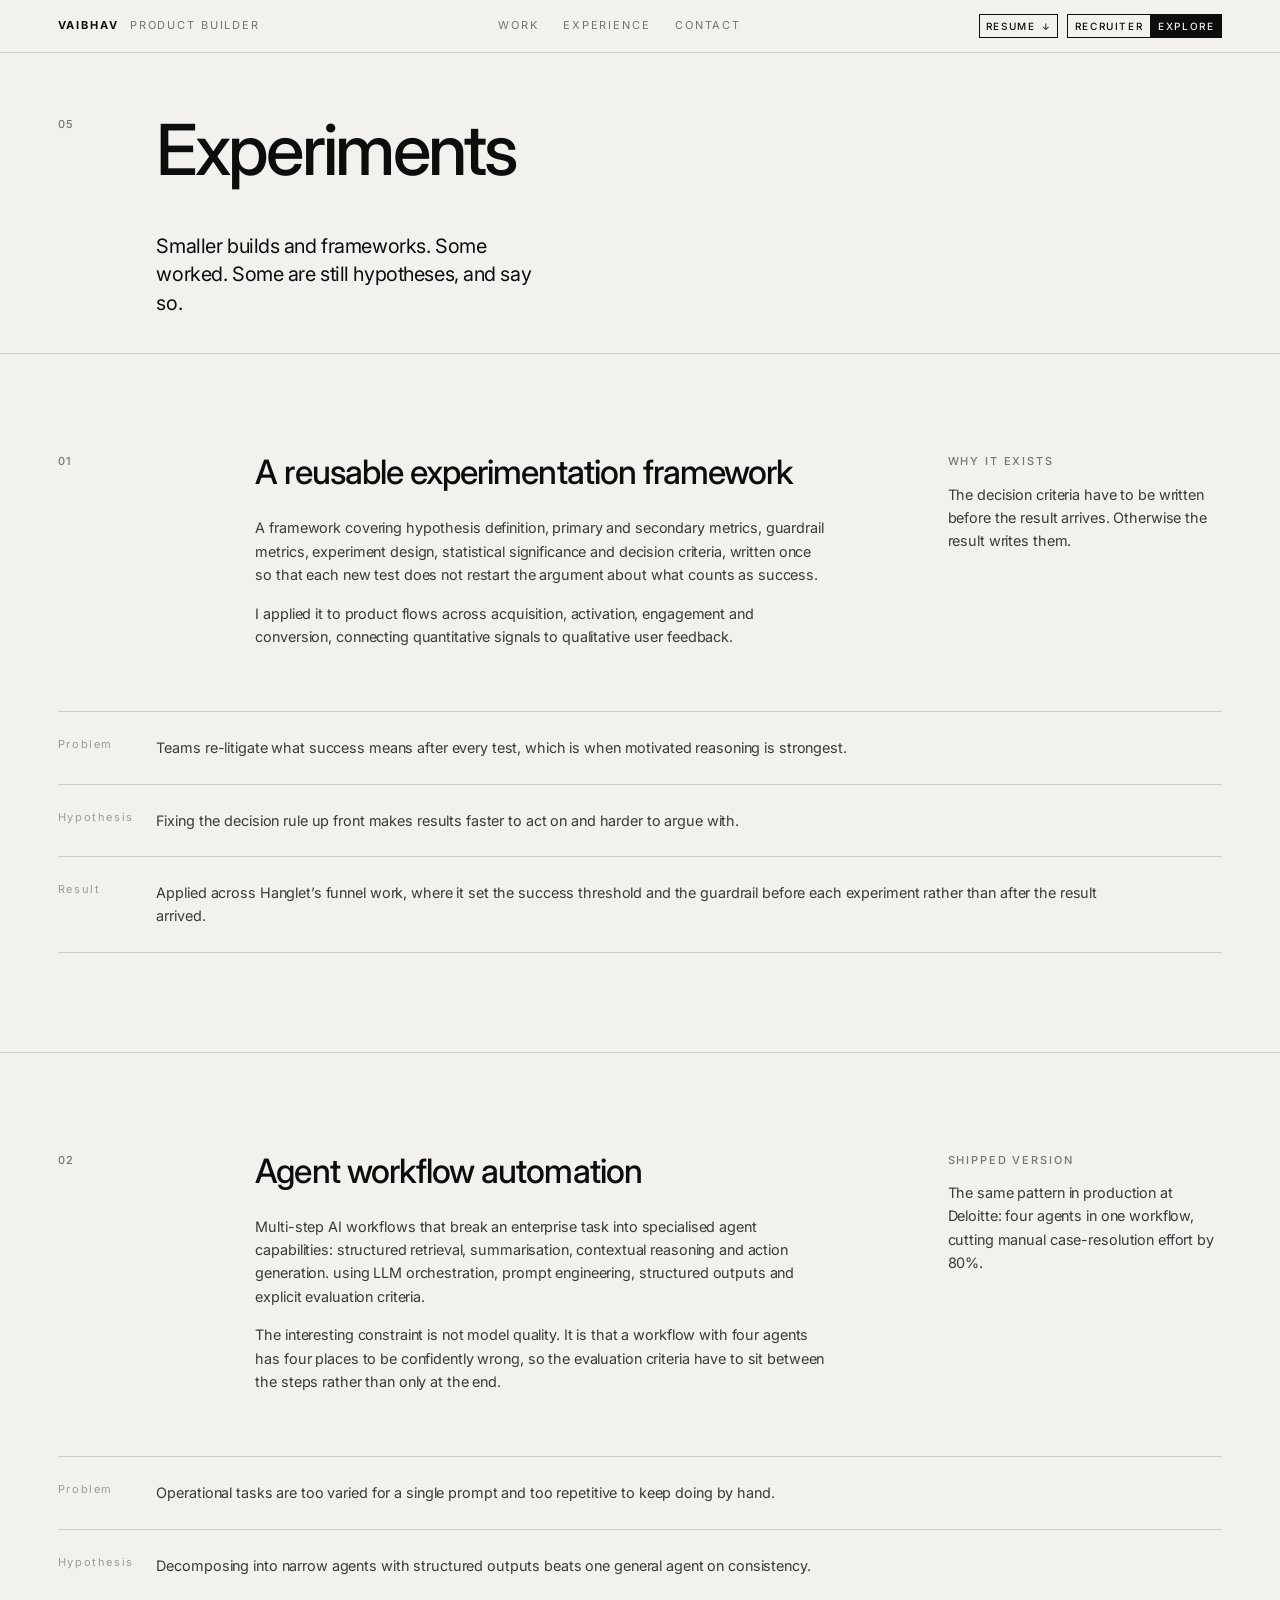
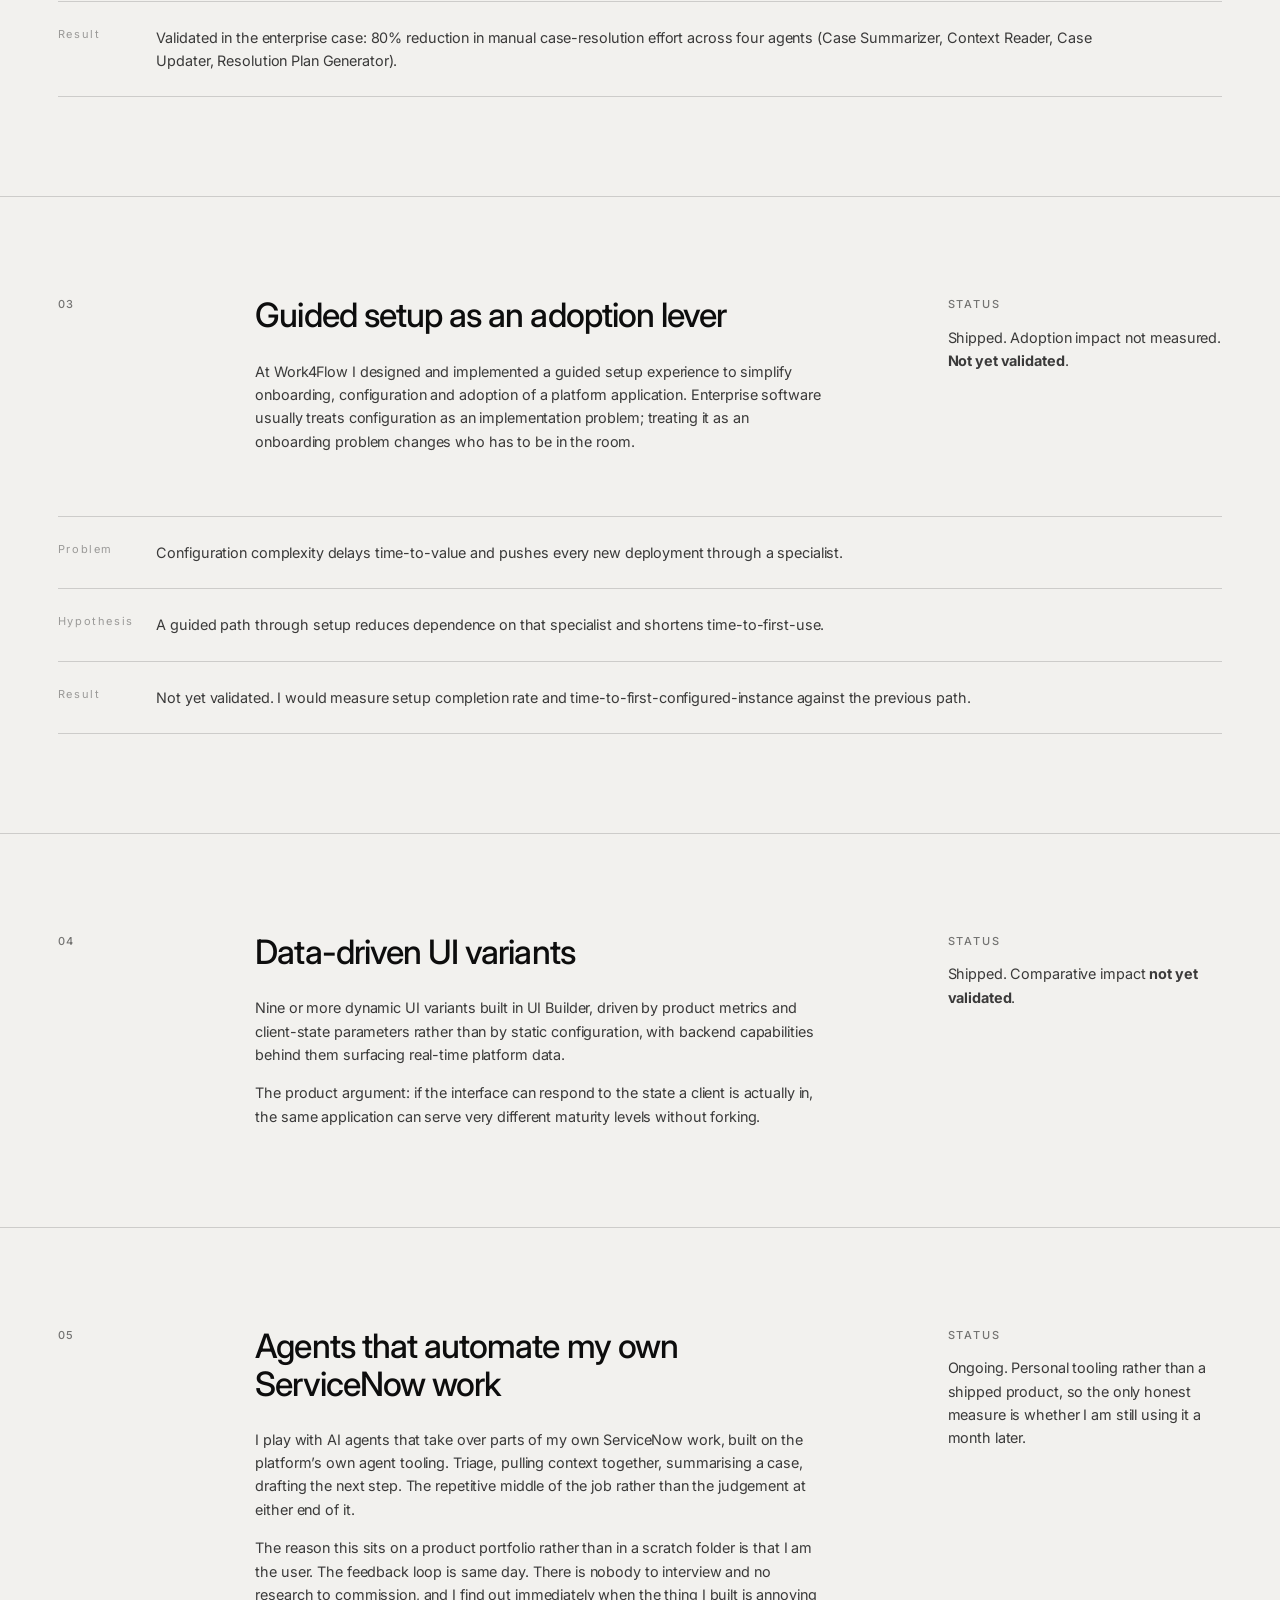
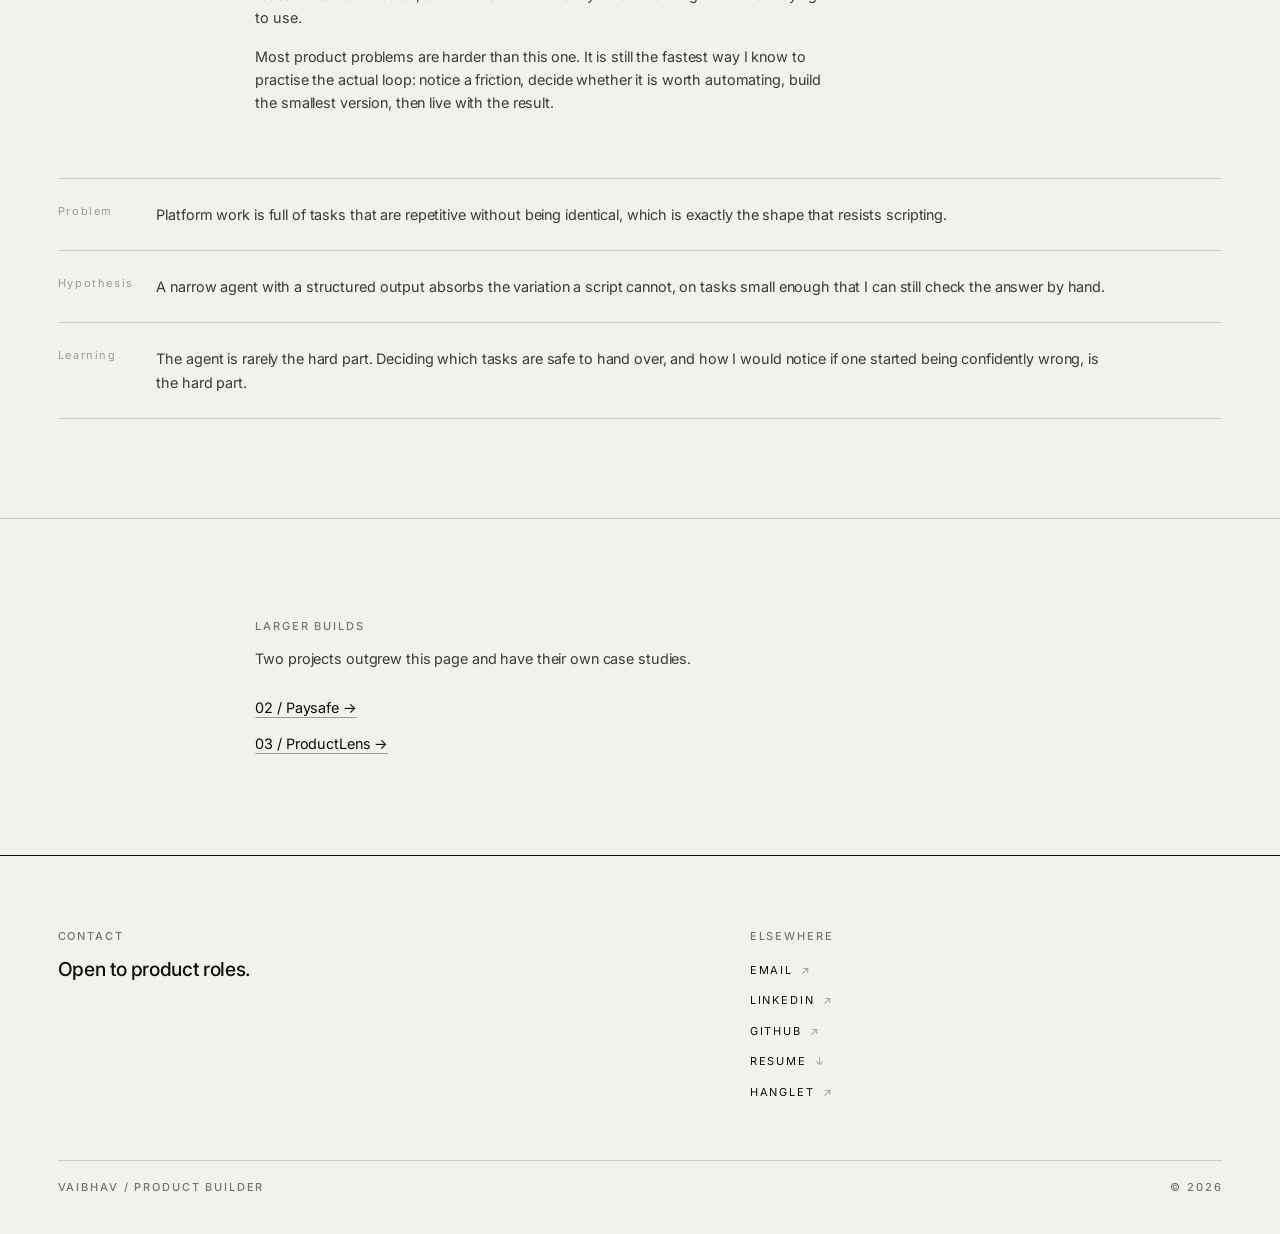
<file: experiments.html>
<!doctype html>
<html lang="en">
<head>
<meta charset="utf-8">
<meta name="viewport" content="width=device-width, initial-scale=1">
<title>Experiments · Vaibhav Kedarisetti</title>
<meta name="description" content="Smaller product builds and frameworks. Problem, hypothesis, experiment, learning, including the ones not yet validated.">
<meta name="theme-color" content="#F2F1EE">
<meta name="color-scheme" content="light">
<link rel="preconnect" href="https://fonts.googleapis.com">
<link rel="preconnect" href="https://fonts.gstatic.com" crossorigin>
<link href="https://fonts.googleapis.com/css2?family=Inter:wght@300;400;500;600&family=Newsreader:ital,wght@1,300;1,400&display=swap" rel="stylesheet">
<link rel="stylesheet" href="assets/css/site.css?v=21">
<link rel="icon" href="data:image/svg+xml,<svg xmlns='http://www.w3.org/2000/svg' viewBox='0 0 100 100'><rect width='100' height='100' fill='%230D0D0D'/><text x='50' y='72' font-family='Helvetica,Arial' font-size='62' font-weight='500' fill='%23F2F1EE' text-anchor='middle'>V</text></svg>">
</head>
<body data-mode="explore">
<a class="skip" href="#main">Skip to content</a>

<header class="hdr">
  <div class="wrap hdr__in">
    <a class="brand" href="index.html"><b>VAIBHAV</b> <span>Product Builder</span></a>
    <nav class="nav" aria-label="Primary">
      <a href="index.html#work">Work</a>
      <a href="experience.html">Experience</a>
      <a href="#contact">Contact</a>
    </nav>
    <div class="hdr__end">
      <a class="dl" href="https://drive.google.com/uc?export=download&amp;id=1oE2FmWEl_HJkjGMAGVhuCdu49iSefUPZ" aria-label="Download resume as PDF">Resume</a>
      <div class="modeswitch" data-mode-switch role="group" aria-label="Reading mode">
        <button type="button" data-mode-btn="recruiter" aria-pressed="false">Recruiter</button>
        <button type="button" data-mode-btn="explore" aria-pressed="true">Explore</button>
      </div>
    </div>
  </div>
</header>
<p class="sr-only" aria-live="polite" data-mode-live></p>

<main id="main">

  <section class="wrap case__hd">
    <div class="grid">
      <p class="meta" style="grid-column:1/2">05</p>
      <div style="grid-column:2/12">
        <h1 class="h1">Experiments</h1>
        <p class="lead mt-l">Smaller builds and frameworks. Some worked. Some are still hypotheses, and
          say so.</p>
      </div>
    </div>
  </section>

  <!-- 01 -->
  <section class="wrap block block--rule">
    <div class="b-hang">
      <p class="b-hang__l meta">01</p>
      <div class="b-hang__c">
        <h2 class="h2">A reusable experimentation framework</h2>
        <p class="body mt-m">A framework covering hypothesis definition, primary and secondary metrics,
          guardrail metrics, experiment design, statistical significance and decision criteria, written
          once so that each new test does not restart the argument about what counts as success.</p>
        <p class="body">I applied it to product flows across acquisition, activation, engagement and
          conversion, connecting quantitative signals to qualitative user feedback.</p>
      </div>
      <div class="b-hang__r">
        <p class="meta">Why it exists</p>
        <p class="body mt-s">The decision criteria have to be written before the result arrives. Otherwise
          the result writes them.</p>
      </div>
    </div>
    <ol class="decisions mt-xl">
      <li><p class="d-n">Problem</p><p class="d-b" style="grid-column:2/12">Teams re-litigate what success means after every test, which is when motivated reasoning is strongest.</p></li>
      <li><p class="d-n">Hypothesis</p><p class="d-b" style="grid-column:2/12">Fixing the decision rule up front makes results faster to act on and harder to argue with.</p></li>
      <li><p class="d-n">Result</p><p class="d-b" style="grid-column:2/12">Applied across Hanglet&rsquo;s funnel work, where it set the success threshold and the guardrail before each experiment rather than after the result arrived.</p></li>
    </ol>
  </section>

  <!-- 02 -->
  <section class="wrap block block--rule">
    <div class="b-hang">
      <p class="b-hang__l meta">02</p>
      <div class="b-hang__c">
        <h2 class="h2">Agent workflow automation</h2>
        <p class="body mt-m">Multi-step AI workflows that break an enterprise task into specialised agent
          capabilities: structured retrieval, summarisation, contextual reasoning and action generation.
          using LLM orchestration, prompt engineering, structured outputs and explicit evaluation criteria.</p>
        <p class="body">The interesting constraint is not model quality. It is that a workflow with four
          agents has four places to be confidently wrong, so the evaluation criteria have to sit between
          the steps rather than only at the end.</p>
      </div>
      <div class="b-hang__r">
        <p class="meta">Shipped version</p>
        <p class="body mt-s">The same pattern in production at Deloitte: four agents in one workflow,
          cutting manual case-resolution effort by 80%.</p>
      </div>
    </div>
    <ol class="decisions mt-xl">
      <li><p class="d-n">Problem</p><p class="d-b" style="grid-column:2/12">Operational tasks are too varied for a single prompt and too repetitive to keep doing by hand.</p></li>
      <li><p class="d-n">Hypothesis</p><p class="d-b" style="grid-column:2/12">Decomposing into narrow agents with structured outputs beats one general agent on consistency.</p></li>
      <li><p class="d-n">Result</p><p class="d-b" style="grid-column:2/12">Validated in the enterprise case: 80% reduction in manual case-resolution effort across four agents (Case Summarizer, Context Reader, Case Updater, Resolution Plan Generator).</p></li>
    </ol>
  </section>

  <!-- 03 -->
  <section class="wrap block block--rule">
    <div class="b-hang">
      <p class="b-hang__l meta">03</p>
      <div class="b-hang__c">
        <h2 class="h2">Guided setup as an adoption lever</h2>
        <p class="body mt-m">At Work4Flow I designed and implemented a guided setup experience to simplify
          onboarding, configuration and adoption of a platform application. Enterprise software usually
          treats configuration as an implementation problem; treating it as an onboarding problem changes
          who has to be in the room.</p>
      </div>
      <div class="b-hang__r">
        <p class="meta">Status</p>
        <p class="body mt-s">Shipped. Adoption impact not measured. <b>Not yet validated</b>.</p>
      </div>
    </div>
    <ol class="decisions mt-xl">
      <li><p class="d-n">Problem</p><p class="d-b" style="grid-column:2/12">Configuration complexity delays time-to-value and pushes every new deployment through a specialist.</p></li>
      <li><p class="d-n">Hypothesis</p><p class="d-b" style="grid-column:2/12">A guided path through setup reduces dependence on that specialist and shortens time-to-first-use.</p></li>
      <li><p class="d-n">Result</p><p class="d-b" style="grid-column:2/12">Not yet validated. I would measure setup completion rate and time-to-first-configured-instance against the previous path.</p></li>
    </ol>
  </section>

  <!-- 04 -->
  <section class="wrap block block--rule">
    <div class="b-hang">
      <p class="b-hang__l meta">04</p>
      <div class="b-hang__c">
        <h2 class="h2">Data-driven UI variants</h2>
        <p class="body mt-m">Nine or more dynamic UI variants built in UI Builder, driven by product
          metrics and client-state parameters rather than by static configuration, with backend
          capabilities behind them surfacing real-time platform data.</p>
        <p class="body">The product argument: if the interface can respond to the state a client is
          actually in, the same application can serve very different maturity levels without forking.</p>
      </div>
      <div class="b-hang__r">
        <p class="meta">Status</p>
        <p class="body mt-s">Shipped. Comparative impact <b>not yet validated</b>.</p>
      </div>
    </div>
  </section>

  <!-- 05 -->
  <section class="wrap block block--rule">
    <div class="b-hang">
      <p class="b-hang__l meta">05</p>
      <div class="b-hang__c">
        <h2 class="h2">Agents that automate my own ServiceNow work</h2>
        <p class="body mt-m">I play with AI agents that take over parts of my own ServiceNow work, built
          on the platform&rsquo;s own agent tooling. Triage, pulling context together, summarising a case,
          drafting the next step. The repetitive middle of the job rather than the judgement at either
          end of it.</p>
        <p class="body">The reason this sits on a product portfolio rather than in a scratch folder is
          that I am the user. The feedback loop is same day. There is nobody to interview and no research
          to commission, and I find out immediately when the thing I built is annoying to use.</p>
        <p class="body">Most product problems are harder than this one. It is still the fastest way I know
          to practise the actual loop: notice a friction, decide whether it is worth automating, build the
          smallest version, then live with the result.</p>
      </div>
      <div class="b-hang__r">
        <p class="meta">Status</p>
        <p class="body mt-s">Ongoing. Personal tooling rather than a shipped product, so the only honest
          measure is whether I am still using it a month later.</p>
      </div>
    </div>
    <ol class="decisions mt-xl">
      <li><p class="d-n">Problem</p><p class="d-b" style="grid-column:2/12">Platform work is full of tasks that are repetitive without being identical, which is exactly the shape that resists scripting.</p></li>
      <li><p class="d-n">Hypothesis</p><p class="d-b" style="grid-column:2/12">A narrow agent with a structured output absorbs the variation a script cannot, on tasks small enough that I can still check the answer by hand.</p></li>
      <li><p class="d-n">Learning</p><p class="d-b" style="grid-column:2/12">The agent is rarely the hard part. Deciding which tasks are safe to hand over, and how I would notice if one started being confidently wrong, is the hard part.</p></li>
    </ol>
  </section>

  <section class="wrap block block--rule">
    <div class="grid">
      <div class="b-half">
        <p class="meta">Larger builds</p>
        <p class="body mt-s">Two projects outgrew this page and have their own case studies.</p>
        <p class="mt-m"><a class="link" href="work/paysafe.html">02 / Paysafe &rarr;</a></p>
        <p class="mt-s"><a class="link" href="work/productlens.html">03 / ProductLens &rarr;</a></p>
      </div>
    </div>
  </section>

</main>

<footer class="foot" id="contact">
  <div class="wrap foot__grid foot__grid--compact">
    <div class="foot__a">
      <p class="meta">Contact</p>
      <p class="h3 mt-s">Open to product roles.</p>
    </div>
    <div class="foot__c">
      <p class="meta">Elsewhere</p>
      <ul class="clist mt-s">
        <li><a href="mailto:vaibhavkedarisetti1@gmail.com">Email</a></li>
        <li><a href="https://www.linkedin.com/in/vaibhav-kedarisetti/" target="_blank" rel="noopener">LinkedIn</a></li>
        <li><a href="https://github.com/vaibhavkedarisetti" target="_blank" rel="noopener">GitHub</a></li>
        <li><a href="https://drive.google.com/uc?export=download&amp;id=1oE2FmWEl_HJkjGMAGVhuCdu49iSefUPZ" data-dl>Resume</a></li>
        <li><a href="https://hanglet.com" target="_blank" rel="noopener">Hanglet</a></li>
      </ul>
    </div>
    <div class="foot__end">
      <p class="meta">VAIBHAV / PRODUCT BUILDER</p>
      <p class="meta">© 2026</p>
    </div>
  </div>
</footer>

<div class="draftbadge" data-draft-badge>
  <span>Draft: <b data-draft-count>0</b> placeholders left</span>
  <button type="button" data-draft-off aria-label="Hide draft highlighting">&times;</button>
</div>

<script src="assets/js/site.js?v=21" defer></script>
</body>
</html>
</file>
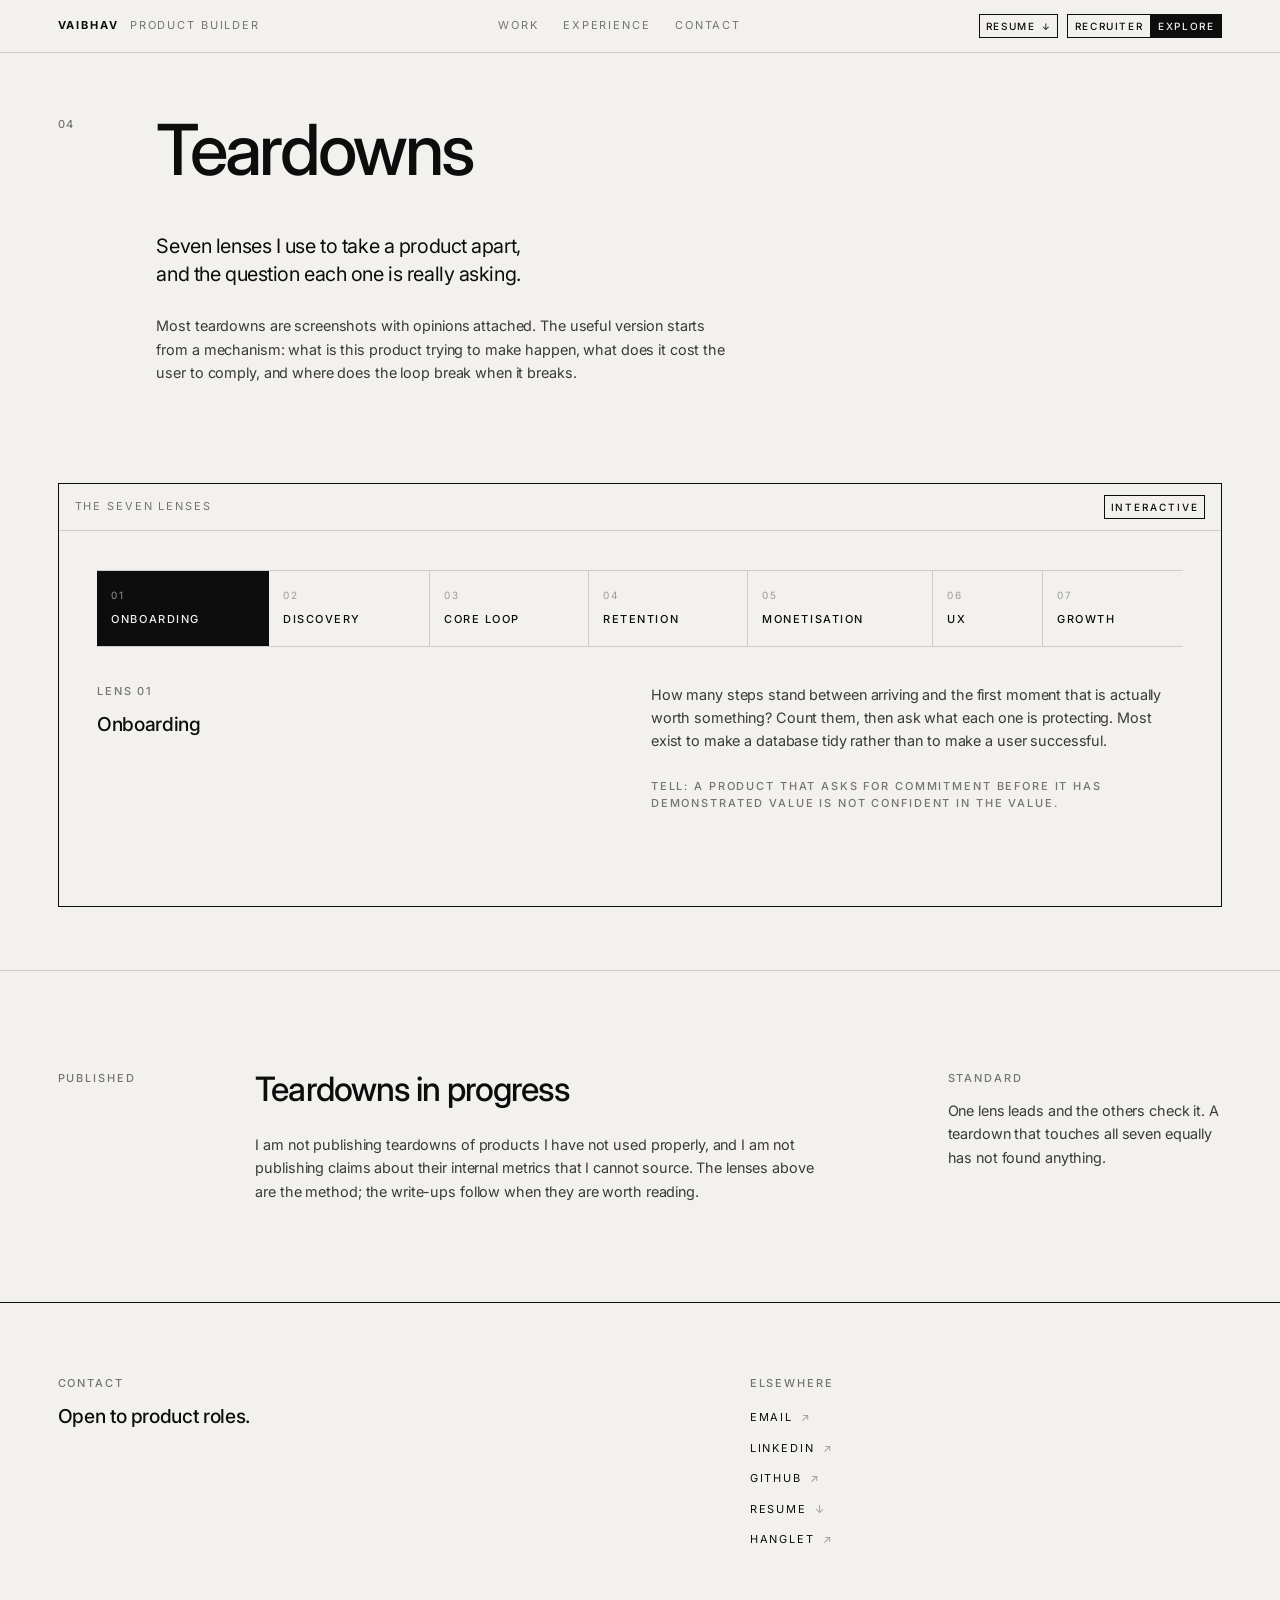
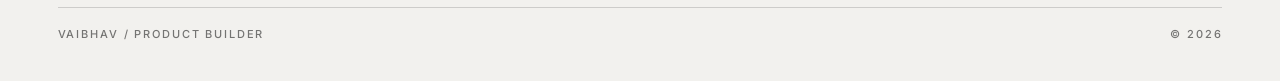
<file: teardowns.html>
<!doctype html>
<html lang="en">
<head>
<meta charset="utf-8">
<meta name="viewport" content="width=device-width, initial-scale=1">
<title>Teardowns · Vaibhav Kedarisetti</title>
<meta name="description" content="How I take a product apart: seven lenses and the questions each one asks.">
<meta name="theme-color" content="#F2F1EE">
<meta name="color-scheme" content="light">
<link rel="preconnect" href="https://fonts.googleapis.com">
<link rel="preconnect" href="https://fonts.gstatic.com" crossorigin>
<link href="https://fonts.googleapis.com/css2?family=Inter:wght@300;400;500;600&family=Newsreader:ital,wght@1,300;1,400&display=swap" rel="stylesheet">
<link rel="stylesheet" href="assets/css/site.css?v=21">
<link rel="icon" href="data:image/svg+xml,<svg xmlns='http://www.w3.org/2000/svg' viewBox='0 0 100 100'><rect width='100' height='100' fill='%230D0D0D'/><text x='50' y='72' font-family='Helvetica,Arial' font-size='62' font-weight='500' fill='%23F2F1EE' text-anchor='middle'>V</text></svg>">
</head>
<body data-mode="explore">
<a class="skip" href="#main">Skip to content</a>

<header class="hdr">
  <div class="wrap hdr__in">
    <a class="brand" href="index.html"><b>VAIBHAV</b> <span>Product Builder</span></a>
    <nav class="nav" aria-label="Primary">
      <a href="index.html#work">Work</a>
      <a href="experience.html">Experience</a>
      <a href="#contact">Contact</a>
    </nav>
    <div class="hdr__end">
      <a class="dl" href="https://drive.google.com/uc?export=download&amp;id=1oE2FmWEl_HJkjGMAGVhuCdu49iSefUPZ" aria-label="Download resume as PDF">Resume</a>
      <div class="modeswitch" data-mode-switch role="group" aria-label="Reading mode">
        <button type="button" data-mode-btn="recruiter" aria-pressed="false">Recruiter</button>
        <button type="button" data-mode-btn="explore" aria-pressed="true">Explore</button>
      </div>
    </div>
  </div>
</header>
<p class="sr-only" aria-live="polite" data-mode-live></p>

<main id="main">

  <section class="wrap case__hd">
    <div class="grid">
      <p class="meta" style="grid-column:1/2">04</p>
      <div style="grid-column:2/12">
        <h1 class="h1">Teardowns</h1>
        <p class="lead mt-l">Seven lenses I use to take a product apart, and the question each one is
          really asking.</p>
        <p class="body mt-m">Most teardowns are screenshots with opinions attached. The useful version
          starts from a mechanism: what is this product trying to make happen, what does it cost the user
          to comply, and where does the loop break when it breaks.</p>
      </div>
    </div>
  </section>

  <section class="wrap section--tight">
    <div class="ix" data-journey data-anim>
      <div class="ix__bar">
        <span>The seven lenses</span>
        <span class="tag">Interactive</span>
      </div>
      <div class="ix__body">
        <div class="journey__track" role="tablist" aria-label="Teardown lenses">
          <button class="jstep" role="tab" id="t1" aria-controls="tp1" aria-selected="true" type="button"><span class="jstep__n">01</span><span class="jstep__t">Onboarding</span></button>
          <button class="jstep" role="tab" id="t2" aria-controls="tp2" aria-selected="false" type="button"><span class="jstep__n">02</span><span class="jstep__t">Discovery</span></button>
          <button class="jstep" role="tab" id="t3" aria-controls="tp3" aria-selected="false" type="button"><span class="jstep__n">03</span><span class="jstep__t">Core loop</span></button>
          <button class="jstep" role="tab" id="t4" aria-controls="tp4" aria-selected="false" type="button"><span class="jstep__n">04</span><span class="jstep__t">Retention</span></button>
          <button class="jstep" role="tab" id="t5" aria-controls="tp5" aria-selected="false" type="button"><span class="jstep__n">05</span><span class="jstep__t">Monetisation</span></button>
          <button class="jstep" role="tab" id="t6" aria-controls="tp6" aria-selected="false" type="button"><span class="jstep__n">06</span><span class="jstep__t">UX</span></button>
          <button class="jstep" role="tab" id="t7" aria-controls="tp7" aria-selected="false" type="button"><span class="jstep__n">07</span><span class="jstep__t">Growth</span></button>
        </div>

        <div class="journey__panel" id="tp1" role="tabpanel" aria-labelledby="t1">
          <div class="journey__l"><p class="meta">Lens 01</p><p class="h3 mt-s">Onboarding</p></div>
          <div class="journey__r">
            <p class="body">How many steps stand between arriving and the first moment that is actually
              worth something? Count them, then ask what each one is protecting. Most exist to make a
              database tidy rather than to make a user successful.</p>
            <p class="meta mt-m">Tell: a product that asks for commitment before it has demonstrated value is not confident in the value.</p>
          </div>
        </div>
        <div class="journey__panel" id="tp2" role="tabpanel" aria-labelledby="t2" hidden>
          <div class="journey__l"><p class="meta">Lens 02</p><p class="h3 mt-s">Discovery</p></div>
          <div class="journey__r">
            <p class="body">Who decides what a user sees first: the user, an algorithm, or an editor? That
              choice determines what the product optimises for and who it quietly disadvantages. Look at
              the empty state: it is where a team&rsquo;s real assumptions about the user are visible.</p>
            <p class="meta mt-m">Tell: if search is the primary navigation, discovery has been outsourced to the user.</p>
          </div>
        </div>
        <div class="journey__panel" id="tp3" role="tabpanel" aria-labelledby="t3" hidden>
          <div class="journey__l"><p class="meta">Lens 03</p><p class="h3 mt-s">Core loop</p></div>
          <div class="journey__r">
            <p class="body">What action does the product need repeated, and what does it give back to make
              repetition worth it? A loop that only pays off for the company is a funnel wearing a
              costume. Name the trigger, the action, the reward and the investment. If one is missing,
              the retention numbers will explain why.</p>
            <p class="meta mt-m">Tell: if you cannot state the loop in one sentence, the product does not have one yet.</p>
          </div>
        </div>
        <div class="journey__panel" id="tp4" role="tabpanel" aria-labelledby="t4" hidden>
          <div class="journey__l"><p class="meta">Lens 04</p><p class="h3 mt-s">Retention</p></div>
          <div class="journey__r">
            <p class="body">Does the product get more valuable the longer you use it, or merely harder to
              leave? Accumulated value and accumulated lock-in look identical on a retention curve and are
              completely different products. Check what a user would lose by leaving, and whether they
              built it or the company did.</p>
            <p class="meta mt-m">Tell: heavy notification dependence usually means the loop is not self-sustaining.</p>
          </div>
        </div>
        <div class="journey__panel" id="tp5" role="tabpanel" aria-labelledby="t5" hidden>
          <div class="journey__l"><p class="meta">Lens 05</p><p class="h3 mt-s">Monetisation</p></div>
          <div class="journey__r">
            <p class="body">What is priced, and does the price rise with the value the user gets or with
              the cost the company bears? Look at what sits behind the paywall: if it is a limit rather
              than a capability, the pricing is taxing the loop instead of extending it.</p>
            <p class="meta mt-m">Tell: free tiers that remove the core loop do not convert, they filter.</p>
          </div>
        </div>
        <div class="journey__panel" id="tp6" role="tabpanel" aria-labelledby="t6" hidden>
          <div class="journey__l"><p class="meta">Lens 06</p><p class="h3 mt-s">UX</p></div>
          <div class="journey__r">
            <p class="body">Where does the interface make a decision on the user&rsquo;s behalf, and where
              does it refuse to? Two equally weighted buttons is a team that could not agree. Defaults are
              the strongest opinion a product holds, and the one users notice least.</p>
            <p class="meta mt-m">Tell: count the primary actions per screen. More than one means none.</p>
          </div>
        </div>
        <div class="journey__panel" id="tp7" role="tabpanel" aria-labelledby="t7" hidden>
          <div class="journey__l"><p class="meta">Lens 07</p><p class="h3 mt-s">Growth</p></div>
          <div class="journey__r">
            <p class="body">Does using the product create a reason for someone else to use it, or does
              growth have to be bought every month? Distinguish a genuine loop from a referral programme
              bolted onto one. And check whether growth degrades the core experience. Most social
              products die of their own acquisition.</p>
            <p class="meta mt-m">Tell: if the growth mechanic only works for power users, it is a feature, not a loop.</p>
          </div>
        </div>
      </div>
    </div>
  </section>

  <section class="wrap block block--rule">
    <div class="b-hang">
      <p class="b-hang__l meta">Published</p>
      <div class="b-hang__c">
        <h2 class="h2">Teardowns in progress</h2>
        <p class="body mt-m">I am not publishing teardowns of products I have not used properly, and I am
          not publishing claims about their internal metrics that I cannot source. The lenses above are
          the method; the write-ups follow when they are worth reading.</p>
      </div>
      <div class="b-hang__r">
        <p class="meta">Standard</p>
        <p class="body mt-s">One lens leads and the others check it. A teardown that touches all seven
          equally has not found anything.</p>
      </div>
    </div>
  </section>

</main>

<footer class="foot" id="contact">
  <div class="wrap foot__grid foot__grid--compact">
    <div class="foot__a">
      <p class="meta">Contact</p>
      <p class="h3 mt-s">Open to product roles.</p>
    </div>
    <div class="foot__c">
      <p class="meta">Elsewhere</p>
      <ul class="clist mt-s">
        <li><a href="mailto:vaibhavkedarisetti1@gmail.com">Email</a></li>
        <li><a href="https://www.linkedin.com/in/vaibhav-kedarisetti/" target="_blank" rel="noopener">LinkedIn</a></li>
        <li><a href="https://github.com/vaibhavkedarisetti" target="_blank" rel="noopener">GitHub</a></li>
        <li><a href="https://drive.google.com/uc?export=download&amp;id=1oE2FmWEl_HJkjGMAGVhuCdu49iSefUPZ" data-dl>Resume</a></li>
        <li><a href="https://hanglet.com" target="_blank" rel="noopener">Hanglet</a></li>
      </ul>
    </div>
    <div class="foot__end">
      <p class="meta">VAIBHAV / PRODUCT BUILDER</p>
      <p class="meta">© 2026</p>
    </div>
  </div>
</footer>

<div class="draftbadge" data-draft-badge>
  <span>Draft: <b data-draft-count>0</b> placeholders left</span>
  <button type="button" data-draft-off aria-label="Hide draft highlighting">&times;</button>
</div>

<script src="assets/js/site.js?v=21" defer></script>
</body>
</html>
</file>
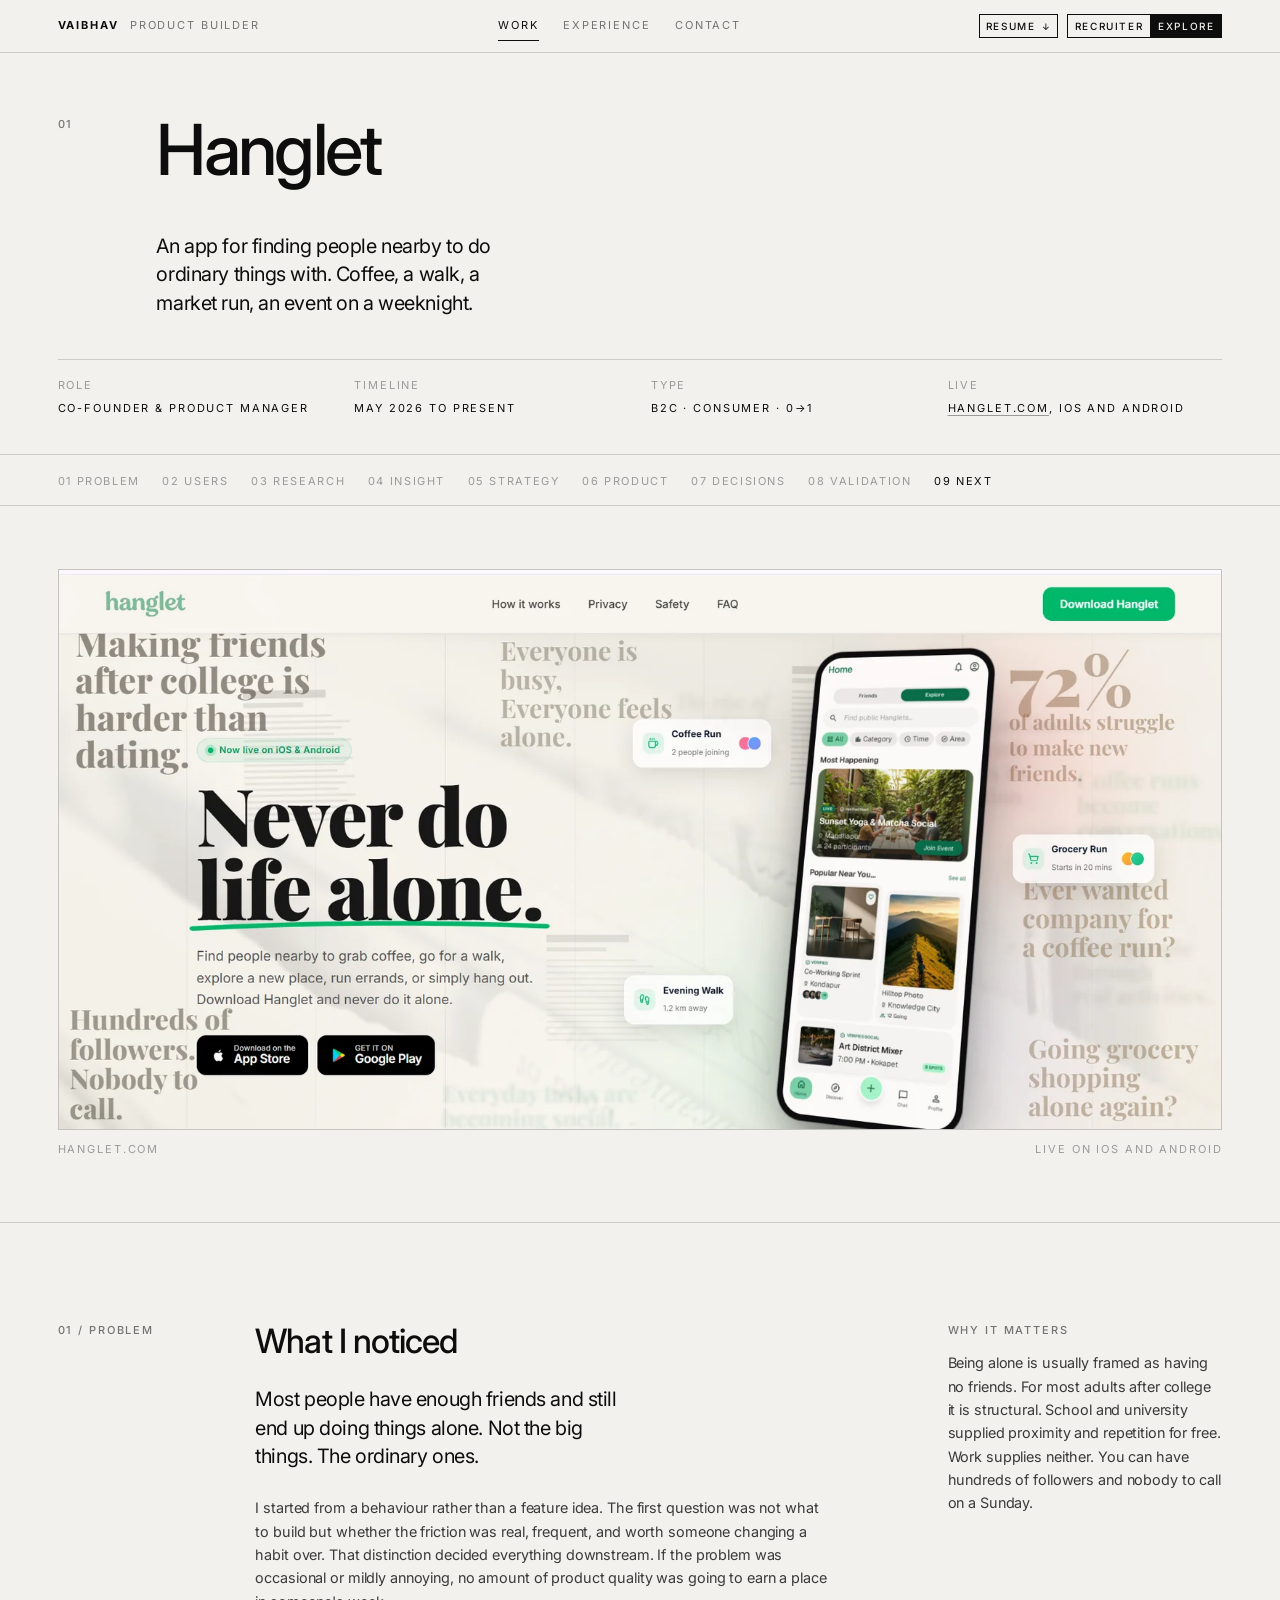
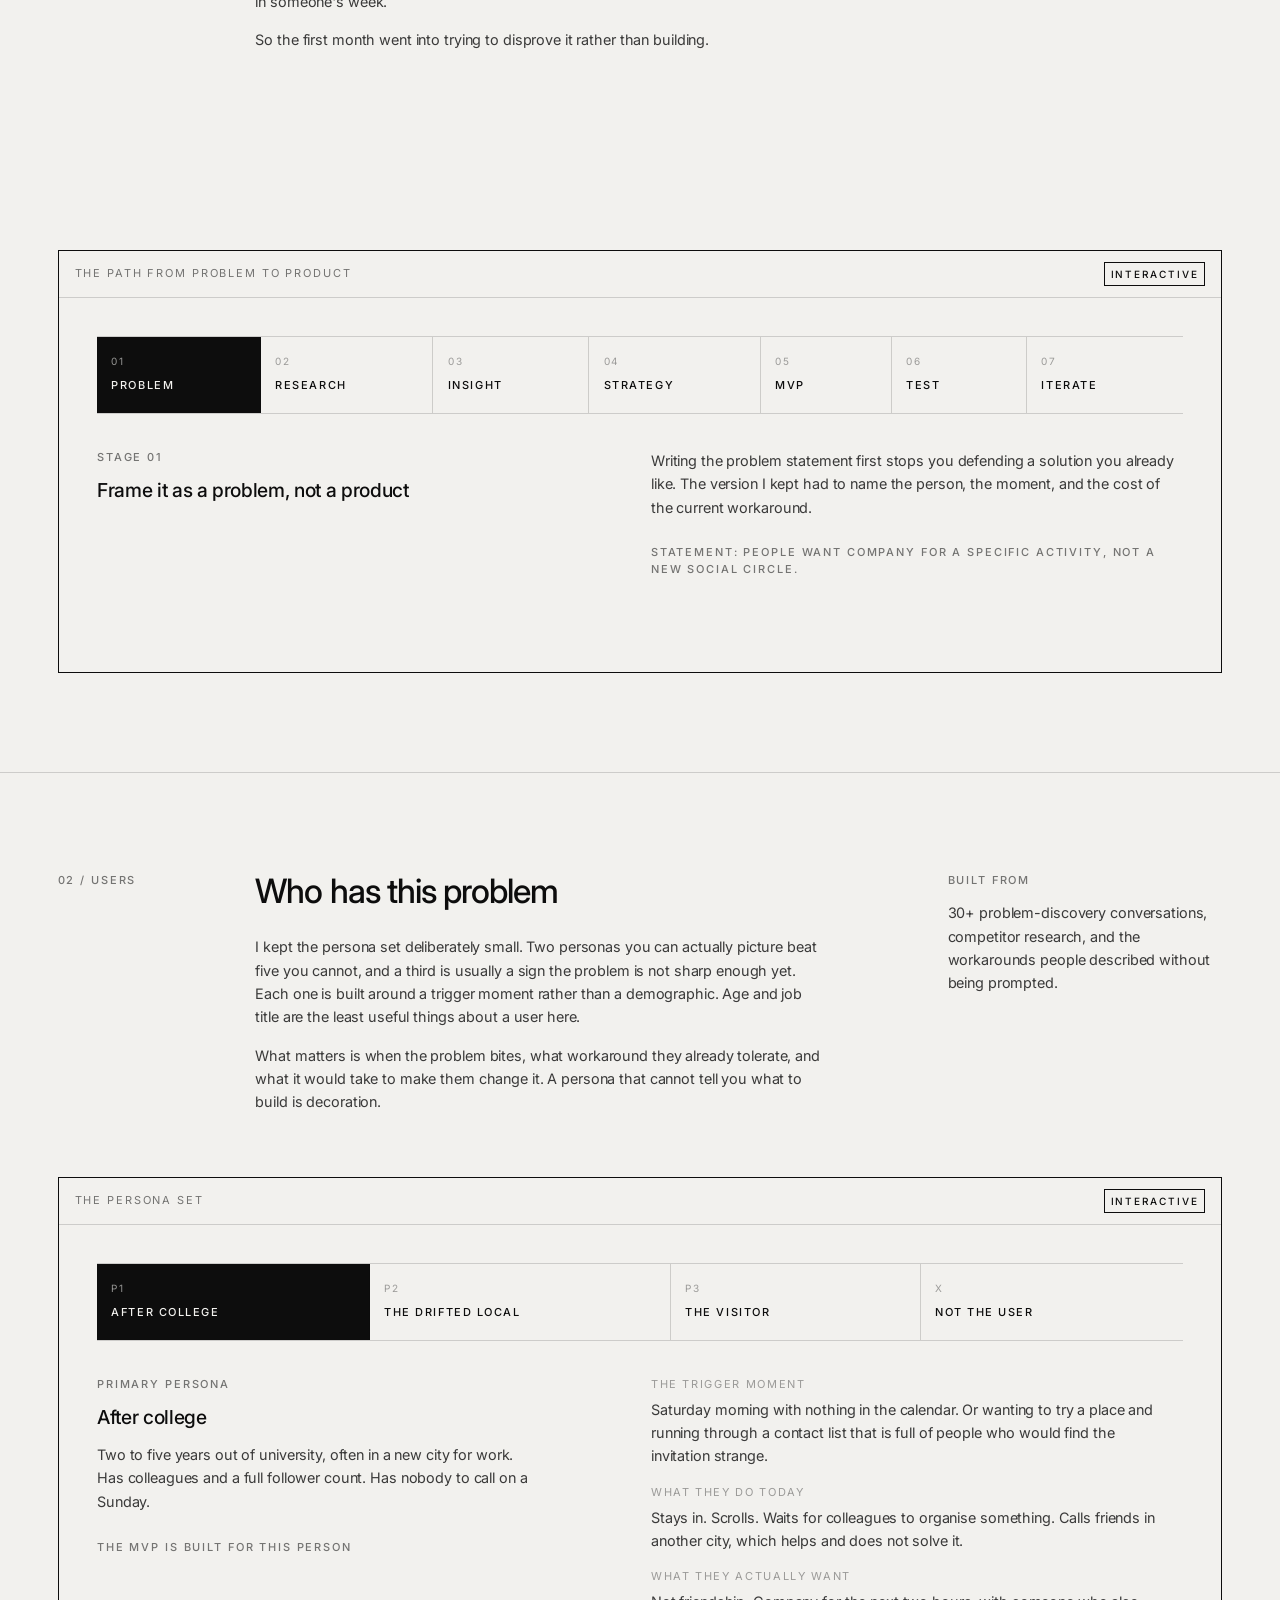
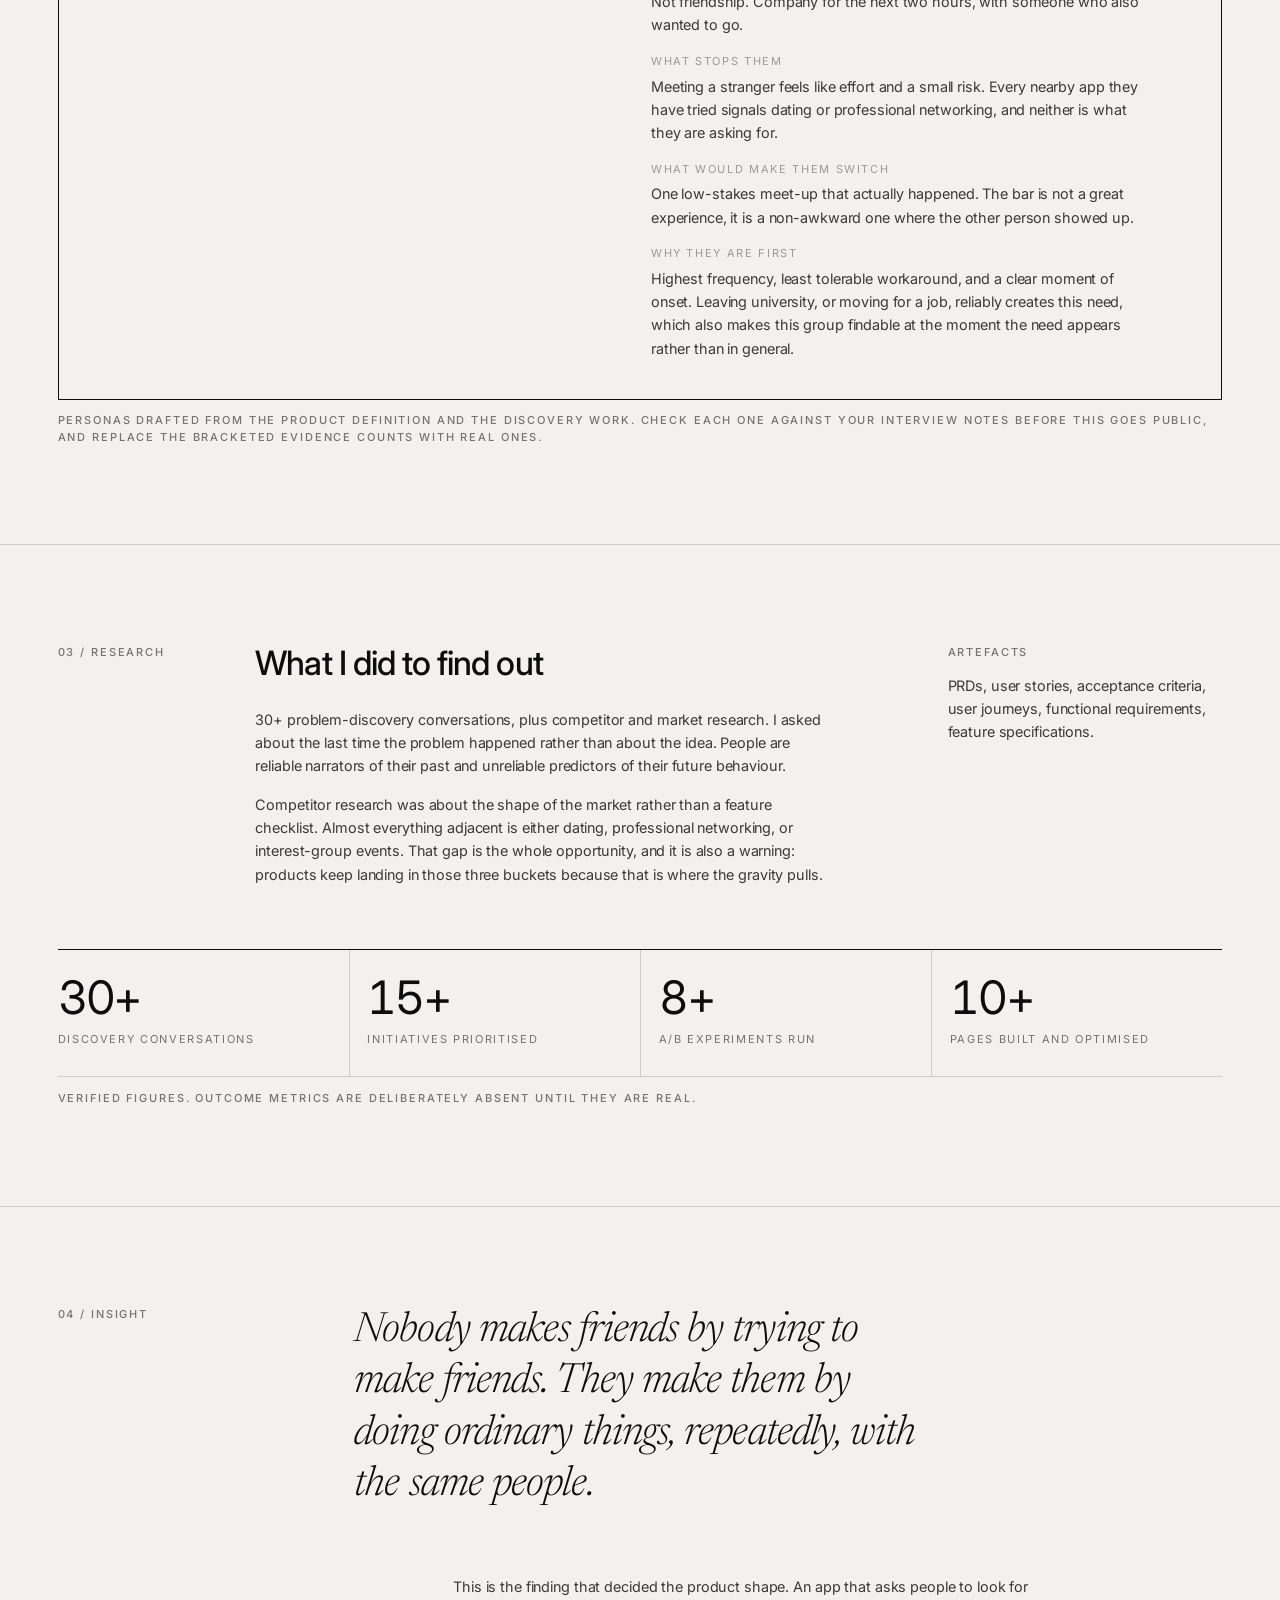
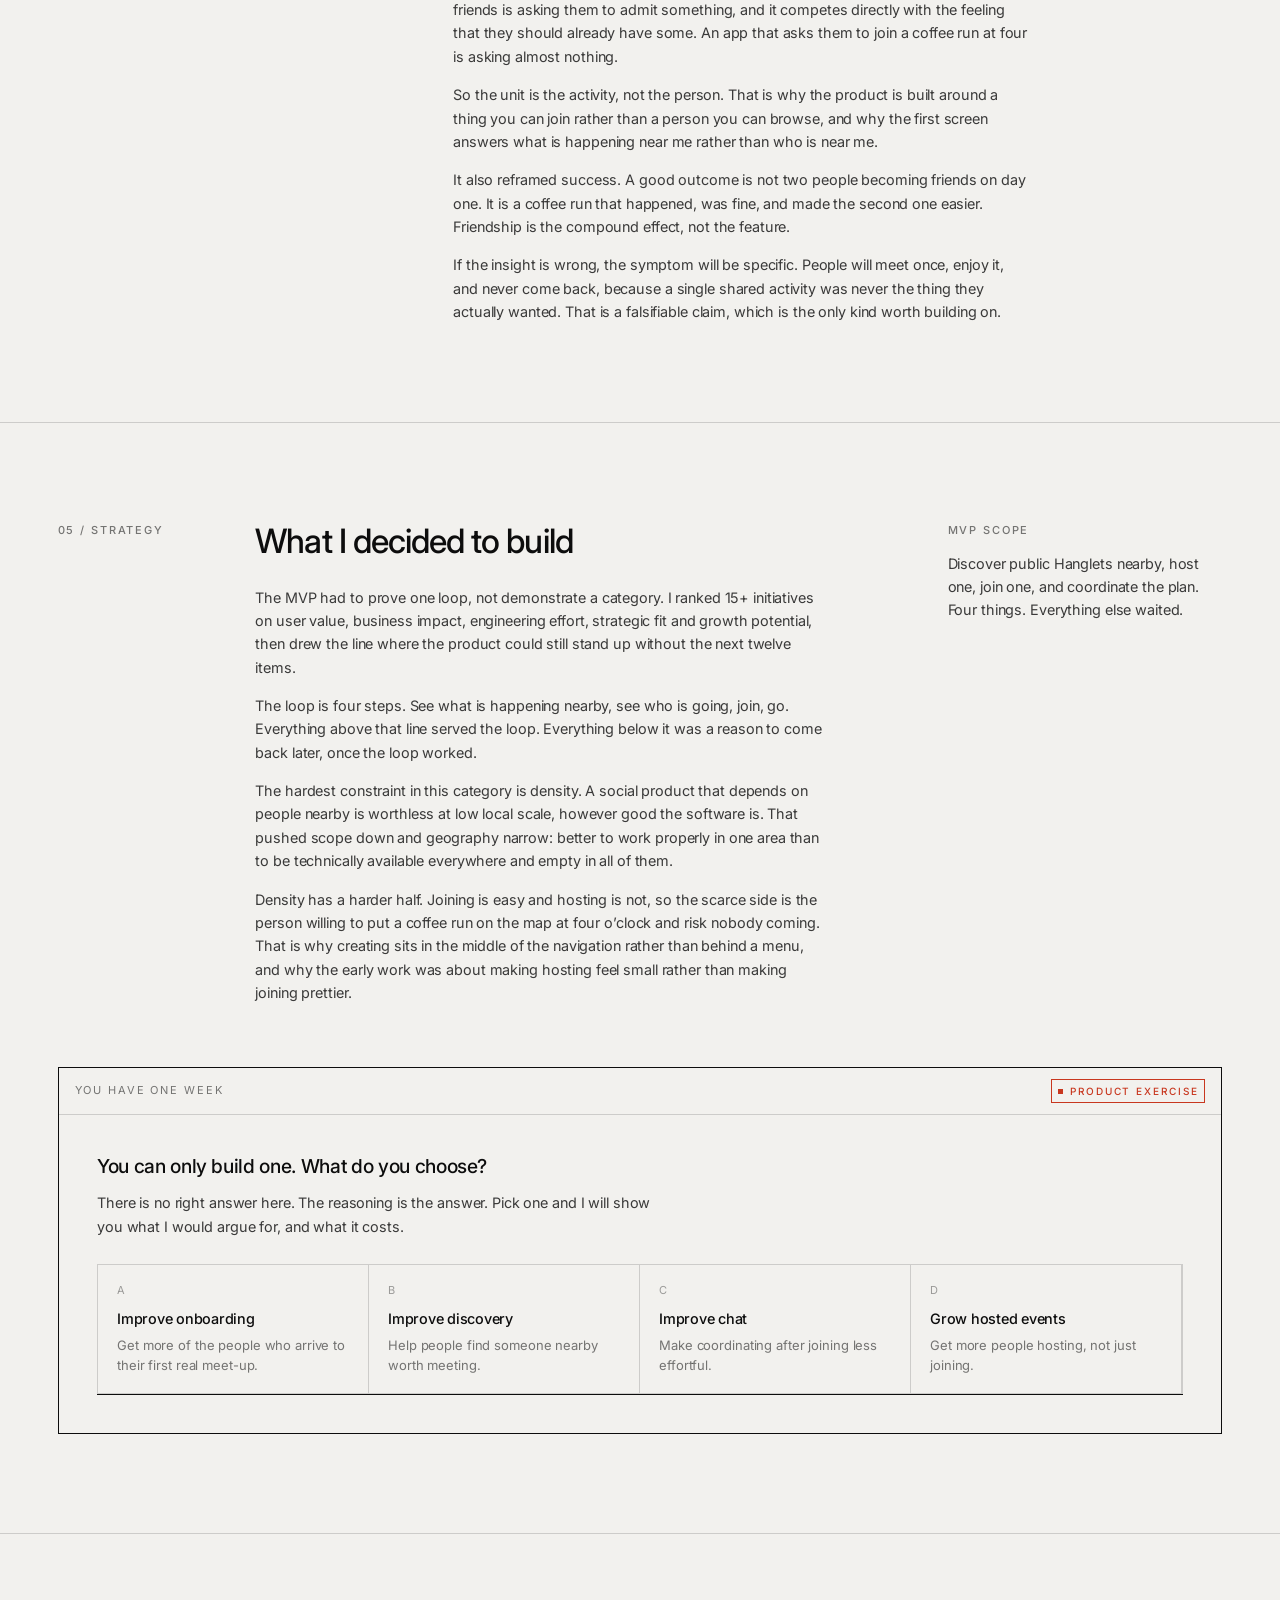
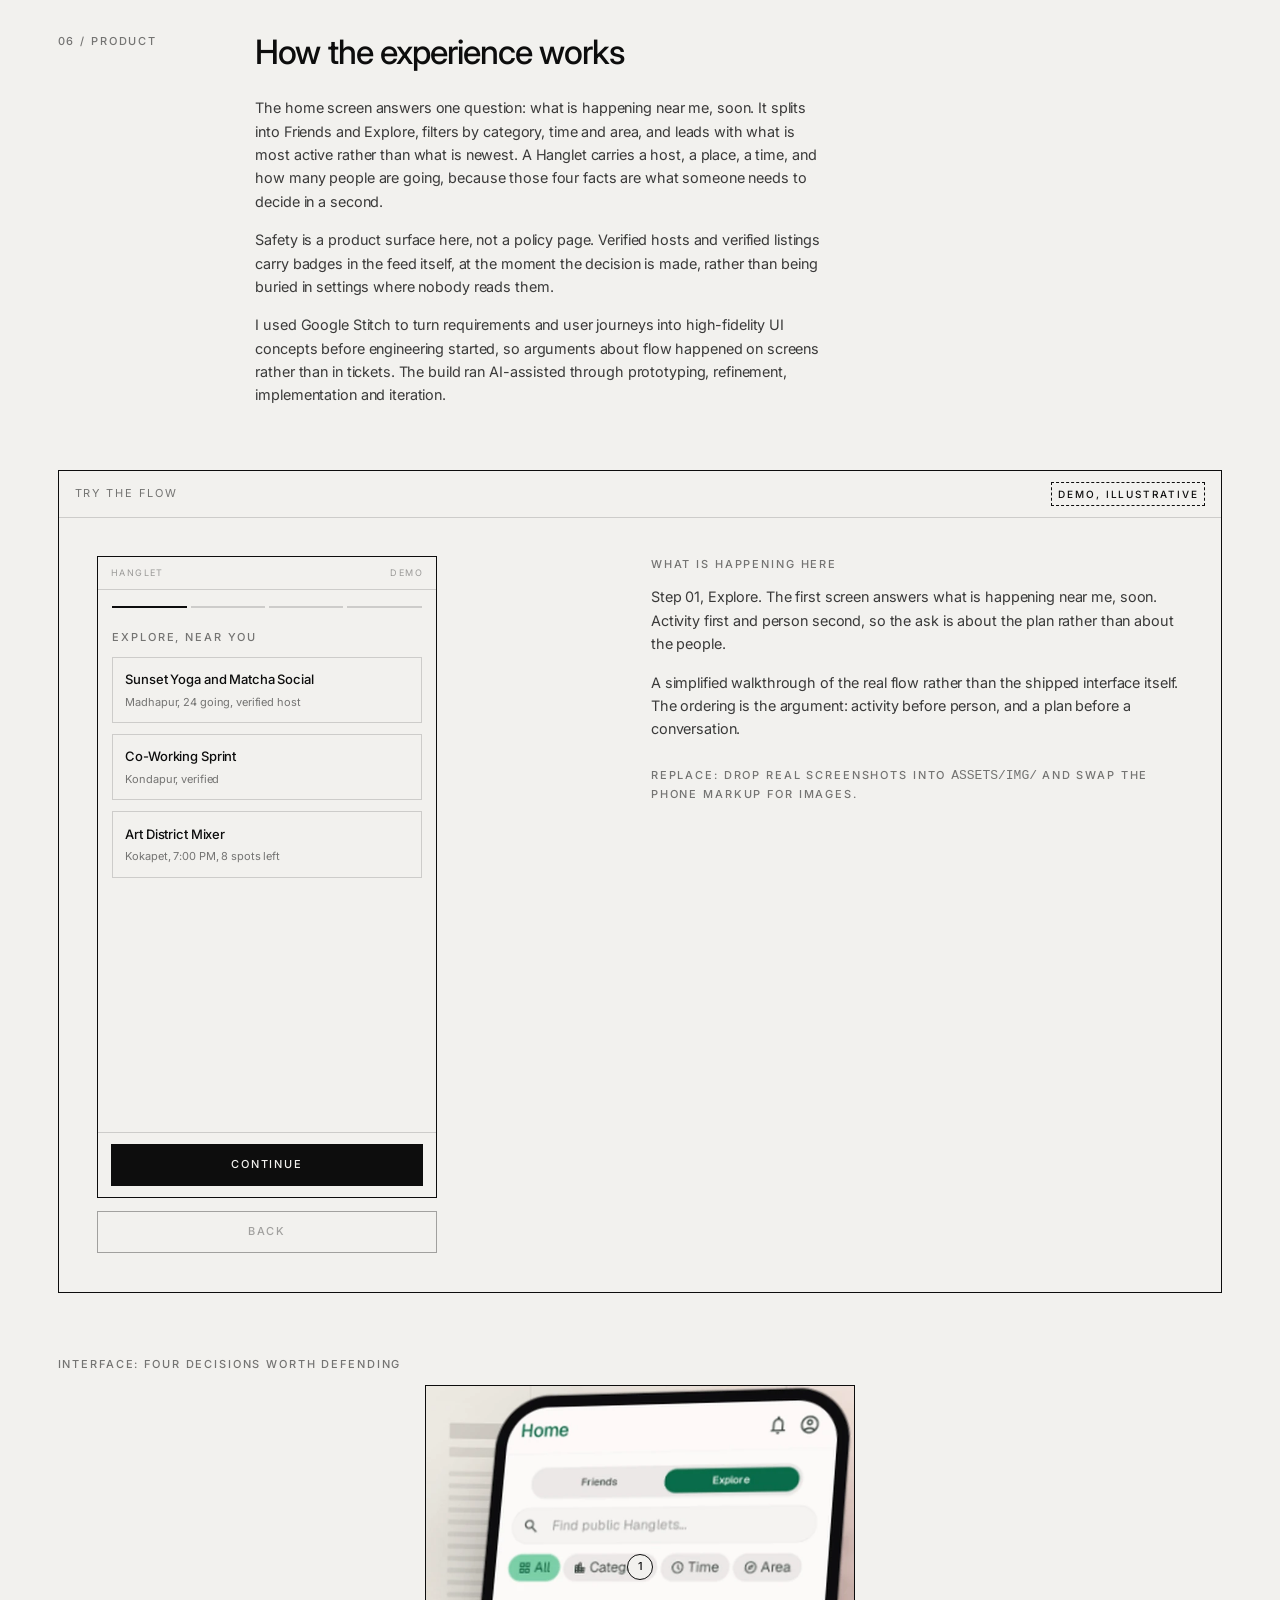
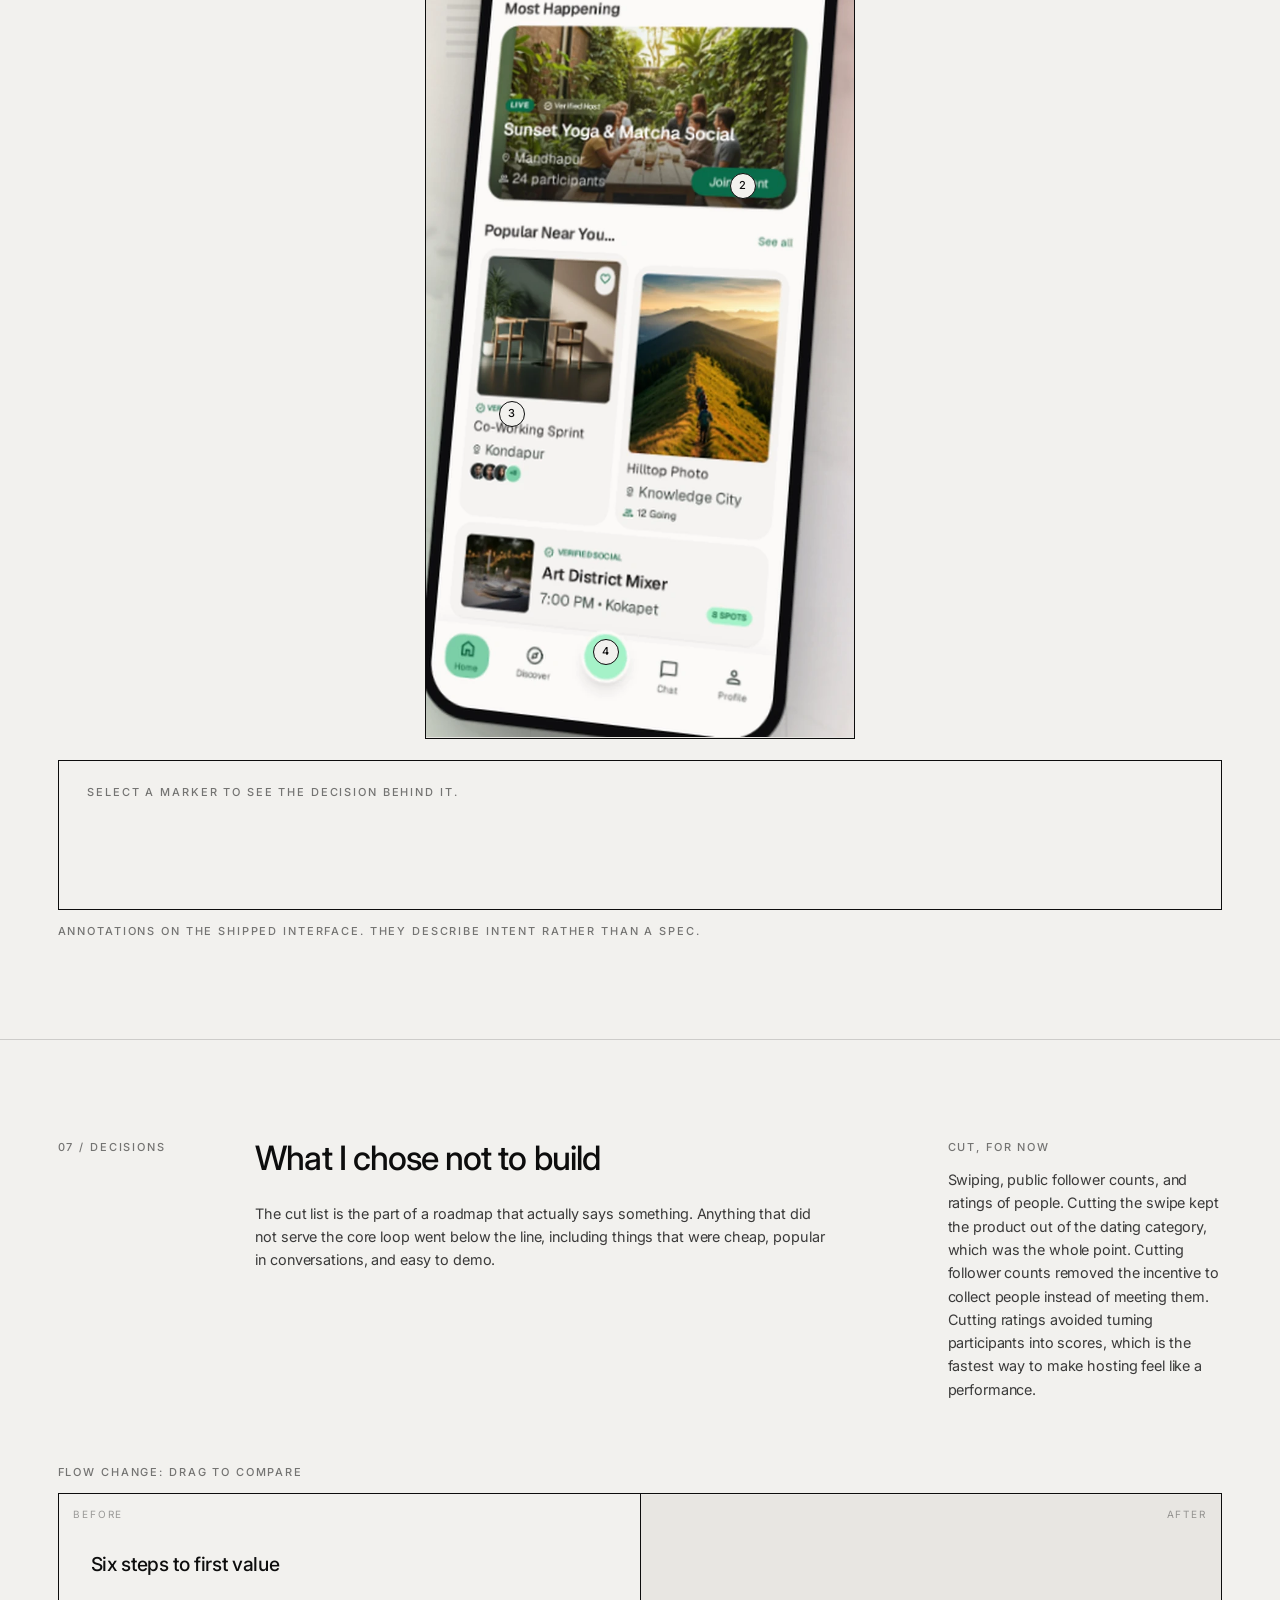
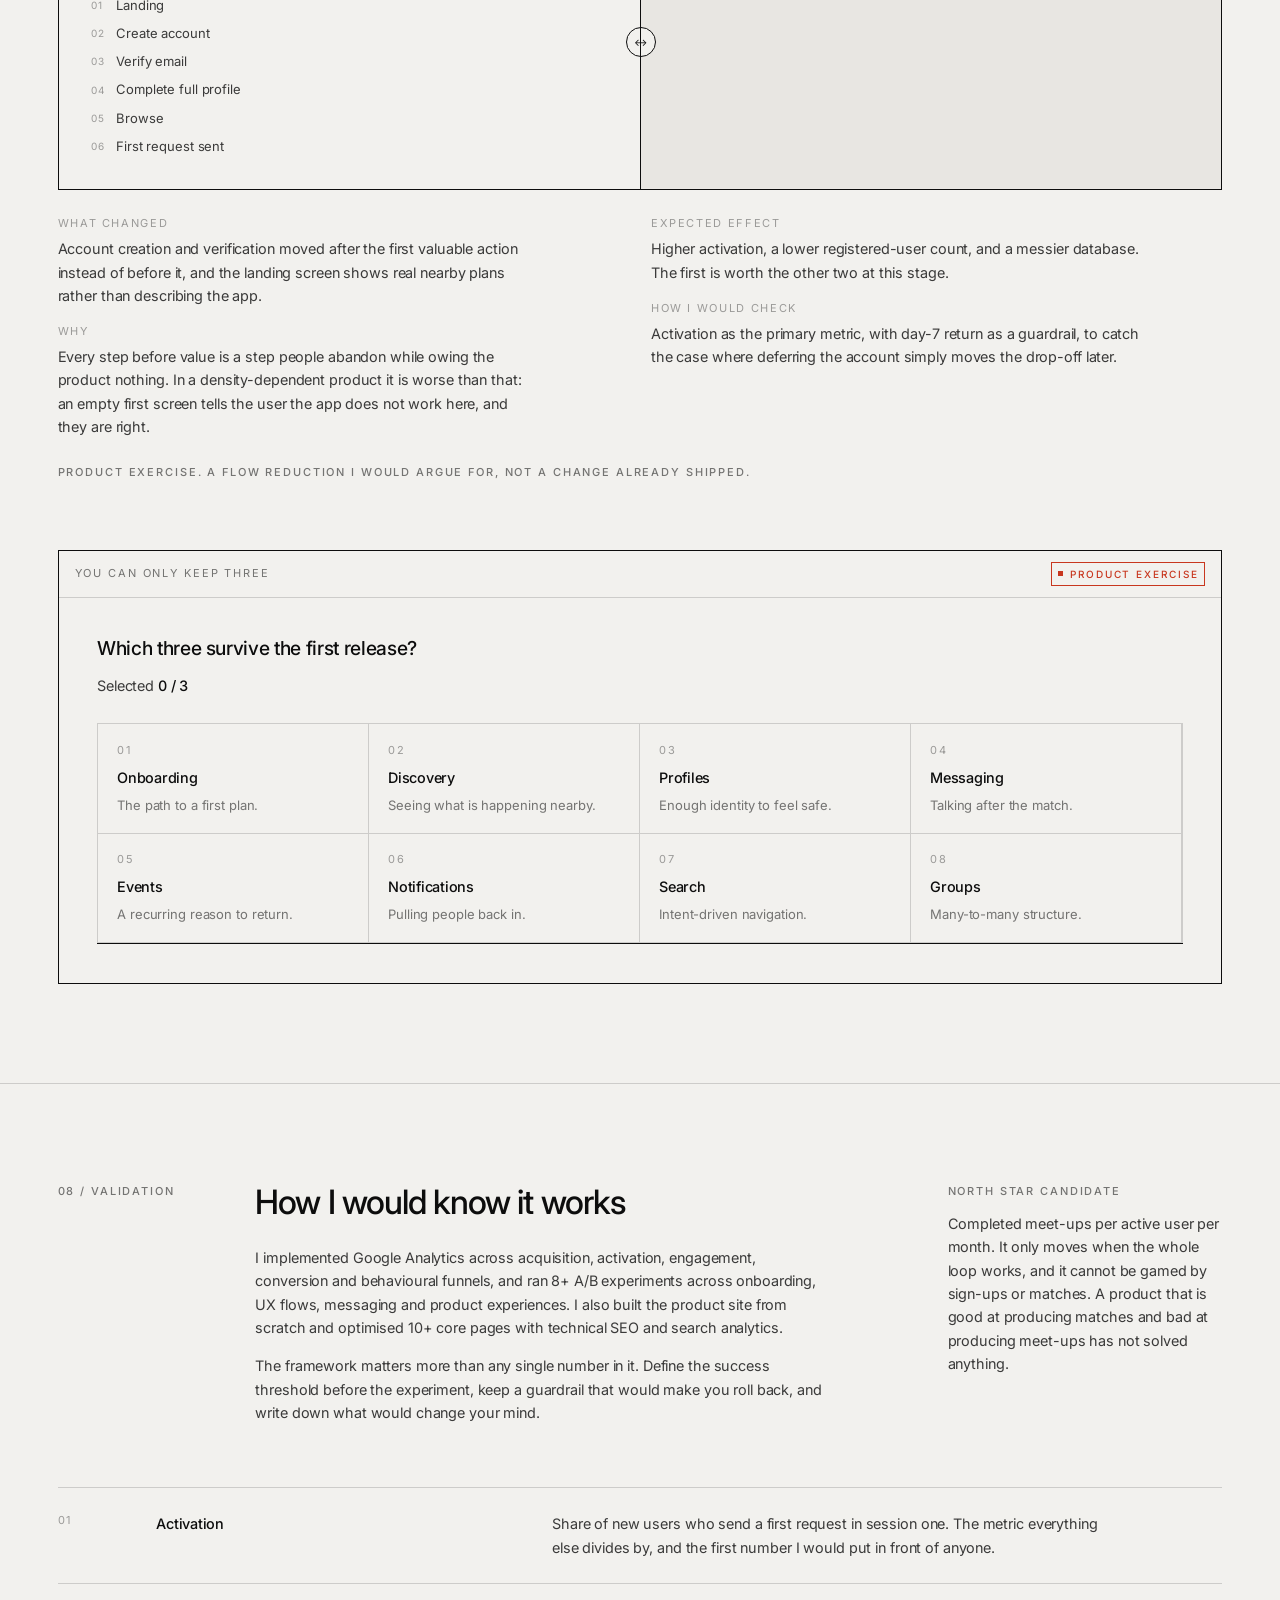
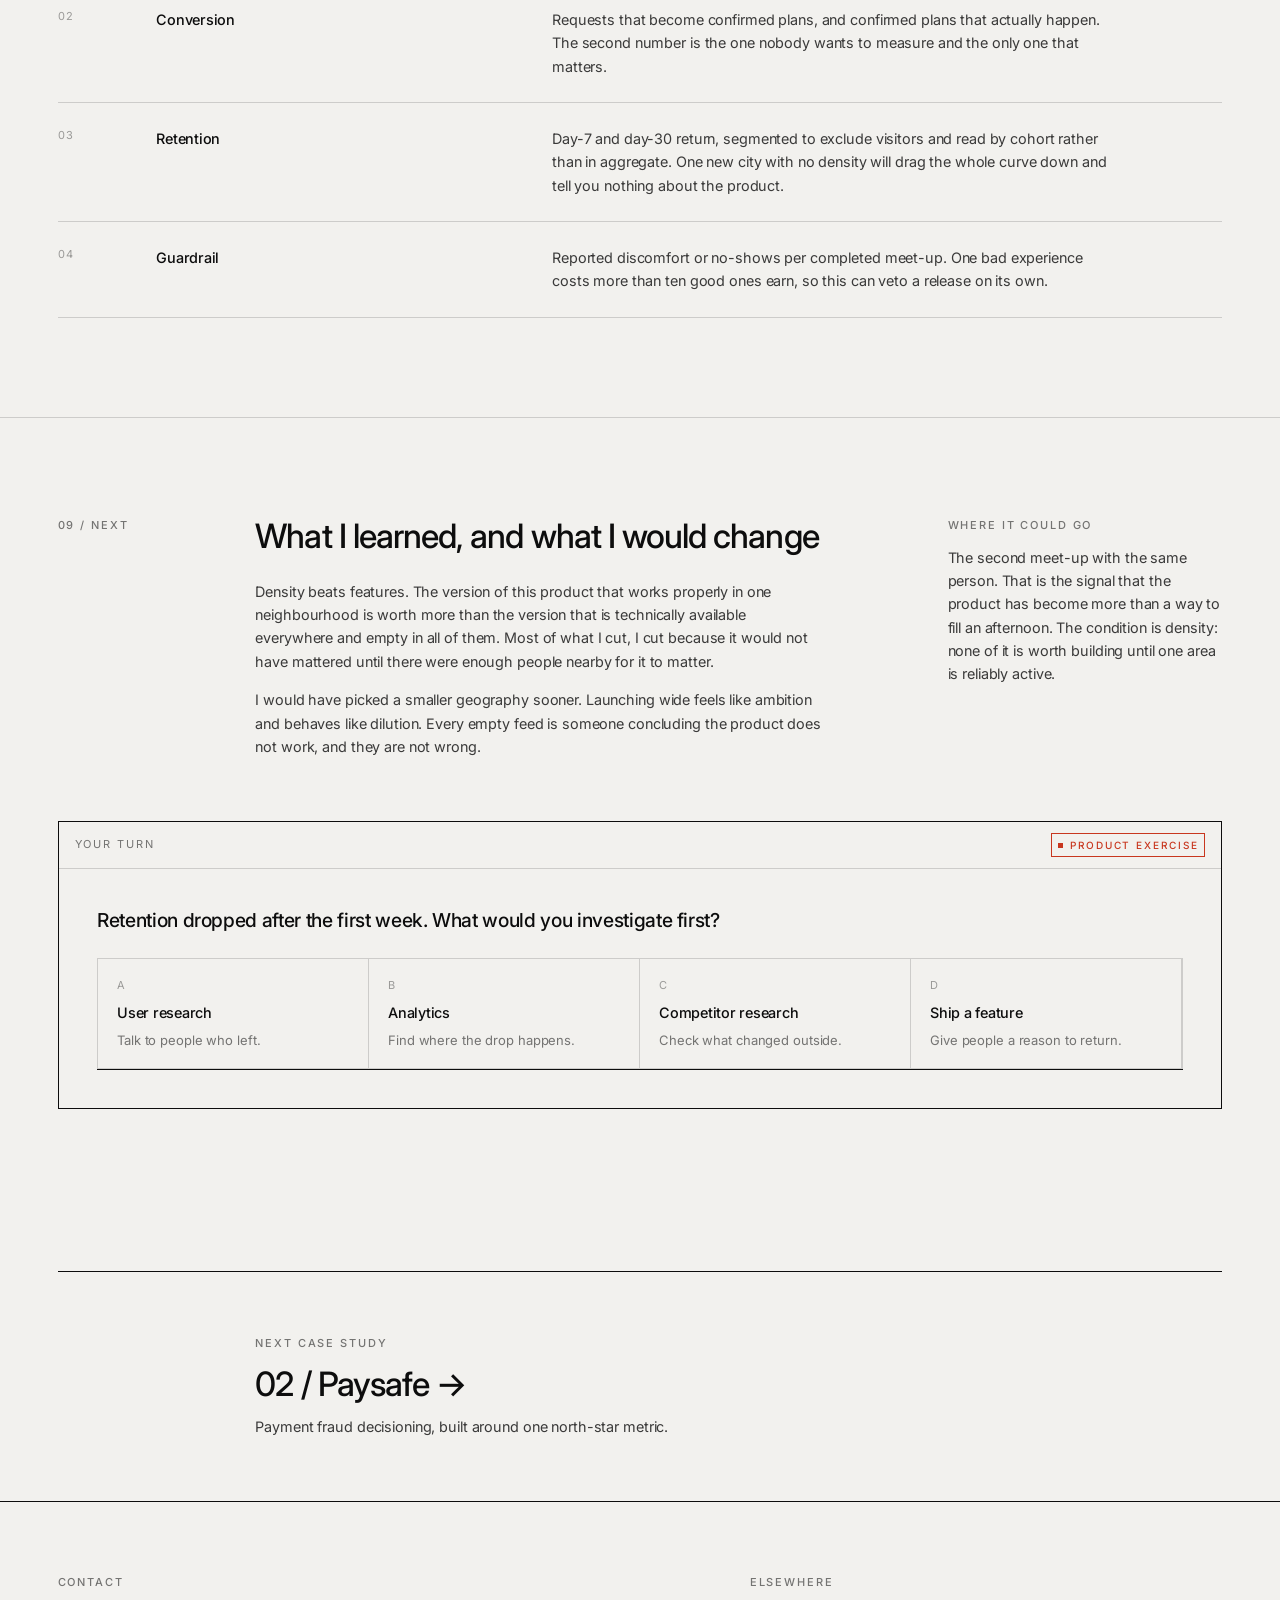
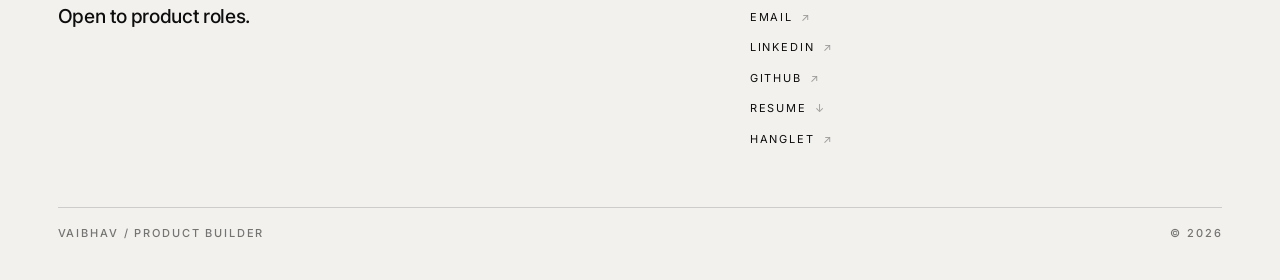
<file: work/hanglet.html>
<!doctype html>
<html lang="en">
<head>
<meta charset="utf-8">
<meta name="viewport" content="width=device-width, initial-scale=1">
<title>Hanglet · Case Study · Vaibhav Kedarisetti</title>
<meta name="description" content="A 0→1 consumer app for finding people nearby to do everyday things with. Problem discovery, personas, MVP definition, prioritisation, experimentation and metrics.">
<meta name="theme-color" content="#F2F1EE">
<meta name="color-scheme" content="light">
<link rel="preconnect" href="https://fonts.googleapis.com">
<link rel="preconnect" href="https://fonts.gstatic.com" crossorigin>
<link href="https://fonts.googleapis.com/css2?family=Inter:wght@300;400;500;600&family=Newsreader:ital,wght@1,300;1,400&display=swap" rel="stylesheet">
<link rel="stylesheet" href="../assets/css/site.css?v=21">
<link rel="icon" href="data:image/svg+xml,<svg xmlns='http://www.w3.org/2000/svg' viewBox='0 0 100 100'><rect width='100' height='100' fill='%230D0D0D'/><text x='50' y='72' font-family='Helvetica,Arial' font-size='62' font-weight='500' fill='%23F2F1EE' text-anchor='middle'>V</text></svg>">
</head>
<body data-mode="explore">
<a class="skip" href="#main">Skip to content</a>

<header class="hdr">
  <div class="wrap hdr__in">
    <a class="brand" href="../index.html"><b>VAIBHAV</b> <span>Product Builder</span></a>
    <nav class="nav" aria-label="Primary">
      <a href="hanglet.html" aria-current="page">Work</a>
      <a href="../experience.html">Experience</a>
      <a href="#contact">Contact</a>
    </nav>
    <div class="hdr__end">
      <a class="dl" href="https://drive.google.com/uc?export=download&amp;id=1oE2FmWEl_HJkjGMAGVhuCdu49iSefUPZ" aria-label="Download resume as PDF">Resume</a>
      <div class="modeswitch" data-mode-switch role="group" aria-label="Reading mode">
        <button type="button" data-mode-btn="recruiter" aria-pressed="false">Recruiter</button>
        <button type="button" data-mode-btn="explore" aria-pressed="true">Explore</button>
      </div>
    </div>
  </div>
</header>
<p class="sr-only" aria-live="polite" data-mode-live></p>

<main id="main">

  <!-- ============ HEADER ============ -->
  <section class="wrap case__hd">
    <div class="grid">
      <p class="meta" style="grid-column:1/2">01</p>
      <div style="grid-column:2/12">
        <h1 class="h1">Hanglet</h1>
        <p class="lead mt-l">An app for finding people nearby to do ordinary things with. Coffee, a walk,
          a market run, an event on a weeknight.</p>
      </div>
    </div>
    <dl class="case__facts">
      <div><dt>Role</dt><dd>Co-founder &amp; Product Manager</dd></div>
      <div><dt>Timeline</dt><dd>May 2026 to present</dd></div>
      <div><dt>Type</dt><dd>B2C &middot; Consumer &middot; 0&rarr;1</dd></div>
      <div><dt>Live</dt><dd><a class="link" href="https://hanglet.com" target="_blank" rel="noopener">hanglet.com</a>, iOS and Android</dd></div>
    </dl>
  </section>

  <nav class="casenav" aria-label="Case study sections" data-spy>
    <div class="wrap">
      <ol>
        <li><a href="#problem">01 Problem</a></li>
        <li><a href="#users">02 Users</a></li>
        <li><a href="#research">03 Research</a></li>
        <li><a href="#insight">04 Insight</a></li>
        <li><a href="#strategy">05 Strategy</a></li>
        <li><a href="#product">06 Product</a></li>
        <li><a href="#decisions">07 Decisions</a></li>
        <li><a href="#validation">08 Validation</a></li>
        <li><a href="#next">09 Next</a></li>
      </ol>
    </div>
  </nav>

  <!-- ============ HERO PLATE ============ -->
  <section class="wrap section--tight">
    <figure class="plate plate--zoom" data-anim style="aspect-ratio:1600/770">
      <picture>
        <source type="image/webp" sizes="(max-width:1000px) 92vw, 88vw"
                srcset="../assets/img/hanglet-site-900.webp 900w, ../assets/img/hanglet-site-1600.webp 1600w">
        <img src="../assets/img/hanglet-site-1600.jpg" alt="The Hanglet landing page, headlined Never do life alone"
             width="1600" height="770" loading="lazy" decoding="async">
      </picture>
    </figure>
    <p class="plate__cap"><span>hanglet.com</span><span>Live on iOS and Android</span></p>
  </section>

  <!-- ============ 01 PROBLEM ============ -->
  <section class="wrap block block--rule" id="problem">
    <div class="b-hang">
      <p class="b-hang__l meta">01 / Problem</p>
      <div class="b-hang__c">
        <h2 class="h2">What I noticed</h2>
        <p class="lead mt-m">Most people have enough friends and still end up doing things alone.
          Not the big things. The ordinary ones.</p>
        <p class="body mt-m">I started from a behaviour rather than a feature idea. The first question
          was not what to build but whether the friction was real, frequent, and worth someone changing
          a habit over. That distinction decided everything downstream. If the problem was occasional or
          mildly annoying, no amount of product quality was going to earn a place in someone's week.</p>
        <p class="body">So the first month went into trying to disprove it rather than building.</p>
      </div>
      <div class="b-hang__r">
        <p class="meta">Why it matters</p>
        <p class="body mt-s">Being alone is usually framed as having no friends. For most adults after
          college it is structural. School and university supplied proximity and repetition for free.
          Work supplies neither. You can have hundreds of followers and nobody to call on a Sunday.</p>
      </div>
    </div>
  </section>

  <!-- ============ INTERACTION 04, JOURNEY ============ -->
  <section class="wrap block explore-only" aria-labelledby="jt">
    <div class="ix" data-journey data-anim>
      <div class="ix__bar">
        <span id="jt">The path from problem to product</span>
        <span class="tag">Interactive</span>
      </div>
      <div class="ix__body">
        <div class="journey__track" role="tablist" aria-label="Product journey stages">
          <button class="jstep" role="tab" id="jt1" aria-controls="jp1" aria-selected="true" type="button"><span class="jstep__n">01</span><span class="jstep__t">Problem</span></button>
          <button class="jstep" role="tab" id="jt2" aria-controls="jp2" aria-selected="false" type="button"><span class="jstep__n">02</span><span class="jstep__t">Research</span></button>
          <button class="jstep" role="tab" id="jt3" aria-controls="jp3" aria-selected="false" type="button"><span class="jstep__n">03</span><span class="jstep__t">Insight</span></button>
          <button class="jstep" role="tab" id="jt4" aria-controls="jp4" aria-selected="false" type="button"><span class="jstep__n">04</span><span class="jstep__t">Strategy</span></button>
          <button class="jstep" role="tab" id="jt5" aria-controls="jp5" aria-selected="false" type="button"><span class="jstep__n">05</span><span class="jstep__t">MVP</span></button>
          <button class="jstep" role="tab" id="jt6" aria-controls="jp6" aria-selected="false" type="button"><span class="jstep__n">06</span><span class="jstep__t">Test</span></button>
          <button class="jstep" role="tab" id="jt7" aria-controls="jp7" aria-selected="false" type="button"><span class="jstep__n">07</span><span class="jstep__t">Iterate</span></button>
        </div>

        <div class="journey__panel" id="jp1" role="tabpanel" aria-labelledby="jt1">
          <div class="journey__l"><p class="meta">Stage 01</p><p class="h3 mt-s">Frame it as a problem, not a product</p></div>
          <div class="journey__r">
            <p class="body">Writing the problem statement first stops you defending a solution you already
              like. The version I kept had to name the person, the moment, and the cost of the current
              workaround.</p>
            <p class="meta mt-m">Statement: people want company for a specific activity, not a new social circle.</p>
          </div>
        </div>
        <div class="journey__panel" id="jp2" role="tabpanel" aria-labelledby="jt2" hidden>
          <div class="journey__l"><p class="meta">Stage 02</p><p class="h3 mt-s">30+ conversations before a line of code</p></div>
          <div class="journey__r">
            <p class="body">I ran 30+ problem-discovery conversations and a competitor sweep. The goal was
              not validation. It was to find the version of the problem people described without being
              prompted, and to hear which workarounds they already paid for in time or awkwardness.</p>
            <p class="meta mt-m">Decision: prioritise the pain that came up unprompted.</p>
          </div>
        </div>
        <div class="journey__panel" id="jp3" role="tabpanel" aria-labelledby="jt3" hidden>
          <div class="journey__l"><p class="meta">Stage 03</p><p class="h3 mt-s">The insight that narrowed scope</p></div>
          <div class="journey__r">
            <p class="body">Research is only useful when it kills options. The finding worth keeping was
              the one that made several planned features obviously unnecessary.</p>
            <p class="meta mt-m">Insight: the unit of value is one shared activity, not a relationship.</p>
          </div>
        </div>
        <div class="journey__panel" id="jp4" role="tabpanel" aria-labelledby="jt4" hidden>
          <div class="journey__l"><p class="meta">Stage 04</p><p class="h3 mt-s">Position against the workaround</p></div>
          <div class="journey__r">
            <p class="body">The competitor for a 0&rarr;1 consumer product is rarely another app. Here it
              is the group chat that never converts to a plan, and the decision to just stay in.
              Positioning had to beat those, not a category.</p>
            <p class="meta mt-m">Position: meet people nearby and never do life alone.</p>
          </div>
        </div>
        <div class="journey__panel" id="jp5" role="tabpanel" aria-labelledby="jt5" hidden>
          <div class="journey__l"><p class="meta">Stage 05</p><p class="h3 mt-s">15+ initiatives, ranked on five axes</p></div>
          <div class="journey__r">
            <p class="body">I scored 15+ initiatives on user value, business impact, engineering effort,
              strategic fit and growth potential. Anything that did not serve the core loop was pushed
              past the MVP line, however cheap it was to build.</p>
            <p class="meta mt-m">Output: PRDs, user stories, acceptance criteria, user journeys.</p>
          </div>
        </div>
        <div class="journey__panel" id="jp6" role="tabpanel" aria-labelledby="jt6" hidden>
          <div class="journey__l"><p class="meta">Stage 06</p><p class="h3 mt-s">Instrument before you argue</p></div>
          <div class="journey__r">
            <p class="body">Google Analytics went in early across acquisition, activation, engagement and
              conversion, so disagreements about what was working could be settled with a funnel rather
              than an opinion.</p>
            <p class="meta mt-m">Then: 8+ A/B experiments across onboarding, UX flows and messaging.</p>
          </div>
        </div>
        <div class="journey__panel" id="jp7" role="tabpanel" aria-labelledby="jt7" hidden>
          <div class="journey__l"><p class="meta">Stage 07</p><p class="h3 mt-s">Ship, read, cut, repeat</p></div>
          <div class="journey__r">
            <p class="body">Backlog refinement, sprint planning, design and engineering coordination,
              sprint reviews, feedback-driven releases. The loop matters more than any single release
              inside it.</p>
            <p class="meta mt-m">Current state: live at hanglet.com, with the core loop shipped and under iteration.</p>
          </div>
        </div>
      </div>
    </div>
  </section>

  <!-- ============ 02 USERS ============ -->
  <section class="wrap block block--rule" id="users">
    <div class="b-hang">
      <p class="b-hang__l meta">02 / Users</p>
      <div class="b-hang__c">
        <h2 class="h2">Who has this problem</h2>
        <p class="body mt-m">I kept the persona set deliberately small. Two personas you can actually
          picture beat five you cannot, and a third is usually a sign the problem is not sharp enough
          yet. Each one is built around a trigger moment rather than a demographic. Age and job title
          are the least useful things about a user here.</p>
        <p class="body">What matters is when the problem bites, what workaround they already tolerate,
          and what it would take to make them change it. A persona that cannot tell you what to build
          is decoration.</p>
      </div>
      <div class="b-hang__r">
        <p class="meta">Built from</p>
        <p class="body mt-s">30+ problem-discovery conversations, competitor research, and the
          workarounds people described without being prompted.</p>
      </div>
    </div>

    <div class="ix mt-xl" data-journey data-anim>
      <div class="ix__bar">
        <span>The persona set</span>
        <span class="tag">Interactive</span>
      </div>
      <div class="ix__body">
        <div class="journey__track" role="tablist" aria-label="Personas">
          <button class="jstep" role="tab" id="pt1" aria-controls="pp1" aria-selected="true" type="button">
            <span class="jstep__n">P1</span><span class="jstep__t">After college</span></button>
          <button class="jstep" role="tab" id="pt2" aria-controls="pp2" aria-selected="false" type="button">
            <span class="jstep__n">P2</span><span class="jstep__t">The drifted local</span></button>
          <button class="jstep" role="tab" id="pt3" aria-controls="pp3" aria-selected="false" type="button">
            <span class="jstep__n">P3</span><span class="jstep__t">The visitor</span></button>
          <button class="jstep" role="tab" id="pt4" aria-controls="pp4" aria-selected="false" type="button">
            <span class="jstep__n">X</span><span class="jstep__t">Not the user</span></button>
        </div>

        <!-- P1 -->
        <div class="journey__panel" id="pp1" role="tabpanel" aria-labelledby="pt1">
          <div class="journey__l">
            <p class="meta">Primary persona</p>
            <p class="h3 mt-s">After college</p>
            <p class="body mt-s">Two to five years out of university, often in a new city for work.
              Has colleagues and a full follower count. Has nobody to call on a Sunday.</p>
            <p class="meta mt-m">The MVP is built for this person</p>
          </div>
          <div class="journey__r">
            <dl class="deflist">
              <dt>The trigger moment</dt>
              <dd>Saturday morning with nothing in the calendar. Or wanting to try a place and running
                through a contact list that is full of people who would find the invitation strange.</dd>
              <dt>What they do today</dt>
              <dd>Stays in. Scrolls. Waits for colleagues to organise something. Calls friends in another
                city, which helps and does not solve it.</dd>
              <dt>What they actually want</dt>
              <dd>Not friendship. Company for the next two hours, with someone who also wanted to go.</dd>
              <dt>What stops them</dt>
              <dd>Meeting a stranger feels like effort and a small risk. Every nearby app they have tried
                signals dating or professional networking, and neither is what they are asking for.</dd>
              <dt>What would make them switch</dt>
              <dd>One low-stakes meet-up that actually happened. The bar is not a great experience, it is
                a non-awkward one where the other person showed up.</dd>
              <dt>Why they are first</dt>
              <dd>Highest frequency, least tolerable workaround, and a clear moment of onset. Leaving
                university, or moving for a job, reliably creates this need, which also makes this group
                findable at the moment the need appears rather than in general.</dd>
            </dl>
          </div>
        </div>

        <!-- P2 -->
        <div class="journey__panel" id="pp2" role="tabpanel" aria-labelledby="pt2" hidden>
          <div class="journey__l">
            <p class="meta">Secondary persona</p>
            <p class="h3 mt-s">The drifted local</p>
            <p class="body mt-s">Has lived here for years. Still has friends. Does not have available
              ones.</p>
            <p class="meta mt-m">Served, but not optimised for</p>
          </div>
          <div class="journey__r">
            <dl class="deflist">
              <dt>How their need differs</dt>
              <dd>P1 has no one to ask. P2 has plenty of people to ask and none of them are free. The
                shortage is availability, not connection.</dd>
              <dt>The trigger moment</dt>
              <dd>A weeknight, or a spontaneous idea on short notice. Friends have partners, children,
                commutes, or a different schedule entirely.</dd>
              <dt>What they do today</dt>
              <dd>Floats it in a group chat that never converts into a plan, then goes alone or does not
                go. More tolerable than P1's workaround, which is exactly why they are second.</dd>
              <dt>Where the MVP already works</dt>
              <dd>Same loop. Find something happening nearby, find someone going, go. No extra scope
                needed to serve them.</dd>
              <dt>Where it does not</dt>
              <dd>They think activity first, not person first. They arrive knowing what they want to do
                and only need company for it. That is a real gap I left open on purpose.</dd>
              <dt>Why they are second</dt>
              <dd>Serving two masters in a first release usually produces a product that is nobody's
                first choice. P2 gets carried by the overlap. Optimising for them would have meant
                building an events product, which is a different company.</dd>
            </dl>
          </div>
        </div>

        <!-- P3 -->
        <div class="journey__panel" id="pp3" role="tabpanel" aria-labelledby="pt3" hidden>
          <div class="journey__l">
            <p class="meta">Edge persona</p>
            <p class="h3 mt-s">The visitor</p>
            <p class="body mt-s">In the city for a few days or a few weeks. Business travel, a course,
              visiting family.</p>
            <p class="meta mt-m">Watch, do not build for</p>
          </div>
          <div class="journey__r">
            <dl class="deflist">
              <dt>Why they turn up anyway</dt>
              <dd>Nearby plus activities reads as things to do here. The positioning attracts them
                without meaning to.</dd>
              <dt>What they misunderstand</dt>
              <dd>They treat it as a travel or meetup app. Unintended users are the cheapest positioning
                feedback there is: what they assume the product is tells you what it is signalling.</dd>
              <dt>The risk they create</dt>
              <dd>They churn by design, and they make retention look worse than it is. They also thin out
                local density, because a visitor who matches with P1 and leaves has consumed supply
                without adding any.</dd>
              <dt>Decision</dt>
              <dd>Do not build for them, do not block them, and segment them out of retention reporting
                so they cannot quietly corrupt the metric everything else is judged against.</dd>
            </dl>
          </div>
        </div>

        <!-- ANTI-PERSONA -->
        <div class="journey__panel" id="pp4" role="tabpanel" aria-labelledby="pt4" hidden>
          <div class="journey__l">
            <p class="meta">Anti-persona</p>
            <p class="h3 mt-s">Anyone here to date</p>
            <p class="body mt-s">The group I decided not to build for. Naming them is what makes the
              other three personas mean anything.</p>
            <p class="meta mt-m">Out of scope, on purpose</p>
          </div>
          <div class="journey__r">
            <dl class="deflist">
              <dt>Why they are tempting</dt>
              <dd>Enormously larger market, clearer monetisation, and proven willingness to pay. Every
                product built on proximity, profiles and a connect button drifts here by gravity, whether
                or not anyone decides to.</dd>
              <dt>Why not</dt>
              <dd>The moment Hanglet reads as dating, P1 stops using it. The whole promise is that
                asking someone to get coffee carries no subtext. Dating intent changes safety
                expectations, gender balance, and what a profile is even for.</dd>
              <dt>What excluding them bought</dt>
              <dd>No swiping. No ranking that rewards attractiveness. Activity first, person second, so
                the profile answers what are you doing rather than what do you look like. Three features
                cut, and a much sharper answer to what this app is.</dd>
              <dt>What would change my mind</dt>
              <dd>Nothing about the dating market. The signal I would act on is the inverse: if a large
                share of successful meet-ups self-report as romantic, that means the positioning is
                failing, and the fix is in the product, not the strategy.</dd>
            </dl>
          </div>
        </div>
      </div>
    </div>

    <p class="meta mt-s">Personas drafted from the product definition and the discovery work. Check each
      one against your interview notes before this goes public, and replace the bracketed evidence
      counts with real ones.</p>
  </section>

  <!-- ============ 03 RESEARCH ============ -->
  <section class="wrap block block--rule" id="research">
    <div class="b-hang">
      <p class="b-hang__l meta">03 / Research</p>
      <div class="b-hang__c">
        <h2 class="h2">What I did to find out</h2>
        <p class="body mt-m">30+ problem-discovery conversations, plus competitor and market research. I
          asked about the last time the problem happened rather than about the idea. People are reliable
          narrators of their past and unreliable predictors of their future behaviour.</p>
        <p class="body">Competitor research was about the shape of the market rather than a feature
          checklist. Almost everything adjacent is either dating, professional networking, or
          interest-group events. That gap is the whole opportunity, and it is also a warning: products
          keep landing in those three buckets because that is where the gravity pulls.</p>
      </div>
      <div class="b-hang__r">
        <p class="meta">Artefacts</p>
        <p class="body mt-s">PRDs, user stories, acceptance criteria, user journeys, functional
          requirements, feature specifications.</p>
      </div>
    </div>

    <dl class="ledger mt-xl" data-anim>
      <div><dd>30+</dd><dt>Discovery conversations</dt></div>
      <div><dd>15+</dd><dt>Initiatives prioritised</dt></div>
      <div><dd>8+</dd><dt>A/B experiments run</dt></div>
      <div><dd>10+</dd><dt>Pages built and optimised</dt></div>
    </dl>
    <p class="meta mt-s">Verified figures. Outcome metrics are deliberately absent until they are real.</p>
  </section>

  <!-- ============ 04 INSIGHT ============ -->
  <section class="wrap block block--rule" id="insight">
    <div class="grid">
      <p class="meta" style="grid-column:1/3">04 / Insight</p>
      <blockquote class="quote" style="grid-column:4/12">
        Nobody makes friends by trying to make friends. They make them by doing ordinary things,
        repeatedly, with the same people.
      </blockquote>
    </div>
    <div class="grid mt-xl">
      <div class="b-off">
        <p class="body">This is the finding that decided the product shape. An app that asks people to
          look for friends is asking them to admit something, and it competes directly with the feeling
          that they should already have some. An app that asks them to join a coffee run at four is
          asking almost nothing.</p>
        <p class="body">So the unit is the activity, not the person. That is why the product is built
          around a thing you can join rather than a person you can browse, and why the first screen
          answers what is happening near me rather than who is near me.</p>
        <p class="body">It also reframed success. A good outcome is not two people becoming friends on
          day one. It is a coffee run that happened, was fine, and made the second one easier. Friendship
          is the compound effect, not the feature.</p>
        <p class="body">If the insight is wrong, the symptom will be specific. People will meet once,
          enjoy it, and never come back, because a single shared activity was never the thing they
          actually wanted. That is a falsifiable claim, which is the only kind worth building on.</p>
      </div>
    </div>
  </section>

  <!-- ============ 05 STRATEGY ============ -->
  <section class="wrap block block--rule" id="strategy">
    <div class="b-hang">
      <p class="b-hang__l meta">05 / Strategy</p>
      <div class="b-hang__c">
        <h2 class="h2">What I decided to build</h2>
        <p class="body mt-m">The MVP had to prove one loop, not demonstrate a category. I ranked 15+
          initiatives on user value, business impact, engineering effort, strategic fit and growth
          potential, then drew the line where the product could still stand up without the next twelve
          items.</p>
        <p class="body">The loop is four steps. See what is happening nearby, see who is going, join,
          go. Everything above that line served the loop. Everything below it was a reason to come back
          later, once the loop worked.</p>
        <p class="body">The hardest constraint in this category is density. A social product that depends
          on people nearby is worthless at low local scale, however good the software is. That pushed
          scope down and geography narrow: better to work properly in one area than to be technically
          available everywhere and empty in all of them.</p>
        <p class="body">Density has a harder half. Joining is easy and hosting is not, so the scarce side
          is the person willing to put a coffee run on the map at four o&rsquo;clock and risk nobody
          coming. That is why creating sits in the middle of the navigation rather than behind a menu,
          and why the early work was about making hosting feel small rather than making joining
          prettier.</p>
      </div>
      <div class="b-hang__r">
        <p class="meta">MVP scope</p>
        <p class="body mt-s">Discover public Hanglets nearby, host one, join one, and coordinate the
          plan. Four things. Everything else waited.</p>
      </div>
    </div>

    <!-- INTERACTION 02 -->
    <div class="ix mt-xl explore-only" data-choice data-anim>
      <div class="ix__bar">
        <span>You have one week</span>
        <span class="tag tag--exercise">Product exercise</span>
      </div>
      <div class="ix__body">
        <h3 class="h3">You can only build one. What do you choose?</h3>
        <p class="body mt-s">There is no right answer here. The reasoning is the answer. Pick one and I
          will show you what I would argue for, and what it costs.</p>

        <div class="choices mt-m" role="group" aria-label="Choose one initiative">
          <button class="choice" type="button" data-label="Improve onboarding">
            <span class="choice__k">A</span><span class="choice__t">Improve onboarding</span>
            <span class="choice__s">Get more of the people who arrive to their first real meet-up.</span>
          </button>
          <button class="choice" type="button" data-label="Improve discovery">
            <span class="choice__k">B</span><span class="choice__t">Improve discovery</span>
            <span class="choice__s">Help people find someone nearby worth meeting.</span>
          </button>
          <button class="choice" type="button" data-label="Improve chat">
            <span class="choice__k">C</span><span class="choice__t">Improve chat</span>
            <span class="choice__s">Make coordinating after joining less effortful.</span>
          </button>
          <button class="choice" type="button" data-label="Grow hosted events">
            <span class="choice__k">D</span><span class="choice__t">Grow hosted events</span>
            <span class="choice__s">Get more people hosting, not just joining.</span>
          </button>
        </div>

        <div class="reveal" data-reveal aria-hidden="true">
          <div><div class="reveal__in">
            <div class="reveal__h"><p class="meta label--ink">My decision</p></div>
            <p class="body">You picked <b data-choice-echo>none yet</b>. I would spend the week on
              <b>onboarding</b>, and I would be nervous about it.</p>
            <div class="rgrid mt-m">
              <dl class="rgrid__a deflist">
                <dt>Reasoning</dt>
                <dd>Activation gates every metric underneath it. Better discovery, messaging and events
                  all divide by the number of people who got far enough to use them. Fixing the widest
                  leak first makes every later experiment cheaper to read.</dd>
                <dt>Assumptions</dt>
                <dd>That the drop-off is in the first session rather than in week two, and that people
                  arriving already want this. If retention is the problem but activation is fine, this
                  is the wrong week.</dd>
              </dl>
              <dl class="rgrid__b deflist">
                <dt>Constraints</dt>
                <dd>One week, a small team, and analytics already in place. That rules out anything
                  needing new infrastructure, which is most of option D.</dd>
                <dt>Expected impact</dt>
                <dd>A measurable move in activation rate. I would define the threshold that counts as
                  success before shipping, not after reading the result.</dd>
                <dt>Trade-off</dt>
                <dd>Onboarding work compounds slowly and demos badly. Discovery is the more honest
                  long-term bet in a density-constrained product, because a thin feed makes onboarding
                  improvements pointless. I would schedule it next, not never.</dd>
              </dl>
            </div>
            <p class="meta mt-m">Illustrative reasoning, not a record of a decision already taken.</p>
          </div></div>
        </div>
      </div>
    </div>
  </section>

  <!-- ============ 06 PRODUCT ============ -->
  <section class="wrap block block--rule" id="product">
    <div class="b-hang">
      <p class="b-hang__l meta">06 / Product</p>
      <div class="b-hang__c">
        <h2 class="h2">How the experience works</h2>
        <p class="body mt-m">The home screen answers one question: what is happening near me, soon.
          It splits into Friends and Explore, filters by category, time and area, and leads with what is
          most active rather than what is newest. A Hanglet carries a host, a place, a time, and how many
          people are going, because those four facts are what someone needs to decide in a second.</p>
        <p class="body">Safety is a product surface here, not a policy page. Verified hosts and verified
          listings carry badges in the feed itself, at the moment the decision is made, rather than being
          buried in settings where nobody reads them.</p>
        <p class="body">I used Google Stitch to turn requirements and user journeys into high-fidelity UI
          concepts before engineering started, so arguments about flow happened on screens rather than in
          tickets. The build ran AI-assisted through prototyping, refinement, implementation and
          iteration.</p>
      </div>
    </div>

    <!-- INTERACTION 01 -->
    <div class="ix mt-xl explore-only" data-demo data-anim>
      <div class="ix__bar">
        <span>Try the flow</span>
        <span class="tag tag--demo">Demo, illustrative</span>
      </div>
      <div class="ix__body">
        <div class="demo">
          <div class="demo__screen">
            <div class="phone">
              <div class="phone__bar"><span>Hanglet</span><span>Demo</span></div>
              <div class="phone__view">
                <div class="progress" data-demo-progress aria-hidden="true"><i class="is-on"></i><i></i><i></i><i></i></div>

                <div class="step is-on" data-requires-pick data-note="Step 01, Explore. The first screen answers what is happening near me, soon. Activity first and person second, so the ask is about the plan rather than about the people.">
                  <p class="meta">Explore, near you</p>
                  <button class="card" type="button" data-pick="Sunset Yoga and Matcha Social" aria-pressed="false">
                    <span class="card__t">Sunset Yoga and Matcha Social</span>
                    <span class="card__s">Madhapur, 24 going, verified host</span>
                  </button>
                  <button class="card" type="button" data-pick="Co-Working Sprint" aria-pressed="false">
                    <span class="card__t">Co-Working Sprint</span>
                    <span class="card__s">Kondapur, verified</span>
                  </button>
                  <button class="card" type="button" data-pick="Art District Mixer" aria-pressed="false">
                    <span class="card__t">Art District Mixer</span>
                    <span class="card__s">Kokapet, 7:00 PM, 8 spots left</span>
                  </button>
                </div>

                <div class="step" data-note="Step 02, The Hanglet. Host, place, time, and how many people are going. Four facts, because that is what someone needs in order to decide in a second.">
                  <p class="meta">The Hanglet</p>
                  <div class="card card--sel"><span class="card__t" data-pick-echo>nothing yet</span><span class="card__s">Hosted by a verified member</span></div>
                  <div class="card"><span class="card__t">Who is going</span><span class="card__s">A count and faces, so the room is not a surprise</span></div>
                  <div class="card"><span class="card__t">Spots left</span><span class="card__s">Scarcity that is real rather than manufactured</span></div>
                </div>

                <div class="step" data-note="Step 03, Join. One tap against a specific plan with a time and a place. A plan can be accepted or declined. A conversation can only be abandoned.">
                  <p class="meta">Join</p>
                  <div class="card card--sel"><span class="card__t">Join Event</span><span class="card__s">One tap. No request letter and no opener.</span></div>
                  <div class="card"><span class="card__t">Why it is one tap</span><span class="card__s">Confirmation screens here cost more than they protect.</span></div>
                </div>

                <div class="step" data-note="Step 04, Coordinate. The end of the flow is the start of the loop. Chat exists to make the plan actually happen rather than to replace it.">
                  <p class="meta">You are going</p>
                  <div class="card card--sel"><span class="card__t">Confirmed</span><span class="card__s">Time, place, and the people going</span></div>
                  <div class="card"><span class="card__t">Chat</span><span class="card__s">For turning a confirmed plan into one that happens</span></div>
                </div>
              </div>
              <div class="phone__foot">
                <button class="btn" type="button" data-demo-next>Continue</button>
                <button class="btn btn--ghost" type="button" data-demo-restart hidden>Start again</button>
              </div>
            </div>
            <button class="btn btn--ghost mt-s" type="button" data-demo-back style="max-width:340px">Back</button>
          </div>

          <div class="demo__side">
            <p class="meta">What is happening here</p>
            <p class="body mt-s" data-demo-caption></p>
            <p class="body mt-m">A simplified walkthrough of the real flow rather than the shipped interface
              itself. The ordering is the argument: activity before person, and a plan before a
              conversation.</p>
            <p class="meta mt-m">Replace: drop real screenshots into <span class="mono">assets/img/</span>
              and swap the phone markup for images.</p>
          </div>
        </div>
      </div>
    </div>

    <!-- INTERACTION 05 -->
    <div class="mt-xl explore-only" data-arch data-anim>
      <p class="meta">Interface: four decisions worth defending</p>
      <div class="arch arch--phone mt-s">
        <div class="arch__img">
          <picture>
            <source type="image/webp" sizes="(max-width:600px) 88vw, 430px"
                    srcset="../assets/img/hanglet-app-420.webp 420w, ../assets/img/hanglet-app-700.webp 700w">
            <img src="../assets/img/hanglet-app-700.jpg" alt="Hanglet home screen with four annotated regions"
                 width="700" height="1556" loading="lazy" decoding="async">
          </picture>
        </div>
        <button class="hot" style="left:50%;top:19%" type="button" aria-expanded="false" aria-controls="a1" aria-label="Discovery filters">1</button>
        <button class="hot" style="left:74%;top:42%" type="button" aria-expanded="false" aria-controls="a2" aria-label="Hanglet card and join action">2</button>
        <button class="hot" style="left:20%;top:66%" type="button" aria-expanded="false" aria-controls="a3" aria-label="Verification badge">3</button>
        <button class="hot" style="left:42%;top:91%" type="button" aria-expanded="false" aria-controls="a4" aria-label="Create a Hanglet">4</button>
      </div>
      <div class="arch__out arch__out--boxed">
        <p class="meta" data-arch-empty>Select a marker to see the decision behind it.</p>
        <div id="a1" hidden>
          <p class="meta label--ink">01 / Discovery filters</p>
          <dl class="deflist mt-s">
            <dt>User problem</dt><dd>Nearby is not a filter anyone actually thinks in. People think in tonight, something quiet, close enough to walk.</dd>
            <dt>Product decision</dt><dd>Filter by category, time and area, and lead the feed with what is most active rather than what is newest.</dd>
            <dt>Why</dt><dd>In a density-constrained product the empty state is the real enemy. Sorting by activity hides thinness. Sorting by recency advertises it.</dd>
          </dl>
        </div>
        <div id="a2" hidden>
          <p class="meta label--ink">02 / The card, and joining from it</p>
          <dl class="deflist mt-s">
            <dt>User problem</dt><dd>Deciding whether to walk into a room of strangers is a lot to ask from a title and a photograph.</dd>
            <dt>Product decision</dt><dd>Every card carries host, place, time and how many people are going, with the join action on the card itself.</dd>
            <dt>Why</dt><dd>Those four facts are what someone needs to decide in a second. Making them tap through to find out is a step that only loses people.</dd>
          </dl>
        </div>
        <div id="a3" hidden>
          <p class="meta label--ink">03 / Verification</p>
          <dl class="deflist mt-s">
            <dt>User problem</dt><dd>Meeting strangers from an app carries a real risk, and the people most exposed to it are exactly the people the product most needs to show up.</dd>
            <dt>Product decision</dt><dd>Verified host and verified listing badges sit in the feed, on the card, at the moment the decision is made.</dd>
            <dt>Why</dt><dd>Safety that lives on a policy page protects the company. Safety that lives on the card protects the user. Only one of those changes whether somebody taps join.</dd>
          </dl>
        </div>
        <div id="a4" hidden>
          <p class="meta label--ink">04 / Create</p>
          <dl class="deflist mt-s">
            <dt>User problem</dt><dd>Joining is easy. Hosting is exposing. Nobody wants to put a coffee run on the map and watch nobody come.</dd>
            <dt>Product decision</dt><dd>Create sits in the middle of the navigation, carrying the same weight as home.</dd>
            <dt>Why</dt><dd>Hosts are the scarce side of this marketplace. A product that makes joining beautiful and hosting awkward eventually runs out of things to join.</dd>
          </dl>
        </div>
      </div>
      <p class="meta mt-s">Annotations on the shipped interface. They describe intent rather than a spec.</p>
    </div>
  </section>

  <!-- ============ 07 DECISIONS ============ -->
  <section class="wrap block block--rule" id="decisions">
    <div class="b-hang">
      <p class="b-hang__l meta">07 / Decisions</p>
      <div class="b-hang__c">
        <h2 class="h2">What I chose not to build</h2>
        <p class="body mt-m">The cut list is the part of a roadmap that actually says something. Anything
          that did not serve the core loop went below the line, including things that were cheap, popular
          in conversations, and easy to demo.</p>
      </div>
      <div class="b-hang__r">
        <p class="meta">Cut, for now</p>
        <p class="body mt-s">Swiping, public follower counts, and ratings of people. Cutting the swipe
          kept the product out of the dating category, which was the whole point. Cutting follower
          counts removed the incentive to collect people instead of meeting them. Cutting ratings
          avoided turning participants into scores, which is the fastest way to make hosting feel
          like a performance.</p>
      </div>
    </div>

    <!-- INTERACTION 07 -->
    <div class="mt-xl explore-only" data-anim>
      <p class="meta">Flow change: drag to compare</p>
      <div class="cmp mt-s" data-compare>
        <div class="cmp__pane">
          <div class="cmp__a">
            <p class="cmp__lab cmp__lab--a">Before</p>
            <p class="h3 mt-m">Six steps to first value</p>
            <ol class="flow">
              <li>Landing</li><li>Create account</li><li>Verify email</li>
              <li>Complete full profile</li><li>Browse</li><li>First request sent</li>
            </ol>
          </div>
          <div class="cmp__b">
            <p class="cmp__lab cmp__lab--b">After</p>
            <p class="h3 mt-m">Three steps to first value</p>
            <ol class="flow">
              <li>Landing, showing real plans nearby</li>
              <li>Minimum profile, account deferred</li>
              <li>First request sent</li>
            </ol>
          </div>
        </div>
        <button class="cmp__grab" type="button" role="slider" aria-label="Compare before and after"
                aria-valuemin="0" aria-valuemax="100" aria-valuenow="50"><i>&#8596;</i></button>
      </div>
      <div class="reveal" data-compare-note aria-hidden="true">
        <div><div class="reveal__in">
          <div class="rgrid">
            <dl class="rgrid__a deflist">
              <dt>What changed</dt>
              <dd>Account creation and verification moved after the first valuable action instead of
                before it, and the landing screen shows real nearby plans rather than describing the app.</dd>
              <dt>Why</dt>
              <dd>Every step before value is a step people abandon while owing the product nothing. In a
                density-dependent product it is worse than that: an empty first screen tells the user the
                app does not work here, and they are right.</dd>
            </dl>
            <dl class="rgrid__b deflist">
              <dt>Expected effect</dt>
              <dd>Higher activation, a lower registered-user count, and a messier database. The first is
                worth the other two at this stage.</dd>
              <dt>How I would check</dt>
              <dd>Activation as the primary metric, with day-7 return as a guardrail, to catch the case
                where deferring the account simply moves the drop-off later.</dd>
            </dl>
          </div>
          <p class="meta mt-m">Product exercise. A flow reduction I would argue for, not a change already shipped.</p>
        </div></div>
      </div>
    </div>

    <!-- INTERACTION 03 -->
    <div class="ix mt-xl explore-only" data-keep="3" data-anim>
      <div class="ix__bar">
        <span>You can only keep three</span>
        <span class="tag tag--exercise">Product exercise</span>
      </div>
      <div class="ix__body">
        <h3 class="h3">Which three survive the first release?</h3>
        <p class="body mt-s">Selected <span class="counter" data-keep-count>0 / 3</span></p>

        <div class="choices mt-m" role="group" aria-label="Choose three features">
          <button class="choice" type="button"><span class="choice__k">01</span><span class="choice__t">Onboarding</span><span class="choice__s">The path to a first plan.</span></button>
          <button class="choice" type="button"><span class="choice__k">02</span><span class="choice__t">Discovery</span><span class="choice__s">Seeing what is happening nearby.</span></button>
          <button class="choice" type="button"><span class="choice__k">03</span><span class="choice__t">Profiles</span><span class="choice__s">Enough identity to feel safe.</span></button>
          <button class="choice" type="button"><span class="choice__k">04</span><span class="choice__t">Messaging</span><span class="choice__s">Talking after the match.</span></button>
          <button class="choice" type="button"><span class="choice__k">05</span><span class="choice__t">Events</span><span class="choice__s">A recurring reason to return.</span></button>
          <button class="choice" type="button"><span class="choice__k">06</span><span class="choice__t">Notifications</span><span class="choice__s">Pulling people back in.</span></button>
          <button class="choice" type="button"><span class="choice__k">07</span><span class="choice__t">Search</span><span class="choice__s">Intent-driven navigation.</span></button>
          <button class="choice" type="button"><span class="choice__k">08</span><span class="choice__t">Groups</span><span class="choice__s">Many-to-many structure.</span></button>
        </div>
        <button class="btn btn--ghost mt-s" type="button" data-keep-reset hidden style="max-width:200px">Reset</button>

        <div class="reveal" data-reveal aria-hidden="true">
          <div><div class="reveal__in">
            <div class="reveal__h"><p class="meta label--ink">What I would keep</p></div>
            <p class="body"><b>Onboarding, discovery, profiles.</b> Not because the others are weak, but
              because those three are the only ones that fail on their own.</p>
            <div class="rgrid mt-m">
              <dl class="rgrid__a deflist">
                <dt>User value</dt>
                <dd>Discovery is the reason anyone opens the app. Profiles are what make meeting a
                  stranger acceptable. Onboarding is what gets them to either.</dd>
                <dt>Frequency</dt>
                <dd>All three are touched in every session. Events and groups are touched occasionally,
                  by a subset.</dd>
                <dt>Dependencies</dt>
                <dd>Messaging, events, groups and notifications all assume discovery and profiles already
                  work. Building them first means testing them on a broken base.</dd>
              </dl>
              <dl class="rgrid__b deflist">
                <dt>Effort</dt>
                <dd>Messaging looks like one feature and is four: delivery, state, moderation, abuse. In
                  a product where strangers meet in person, the moderation half is not optional, which
                  makes it the most expensive item on this list by a distance.</dd>
                <dt>Differentiation</dt>
                <dd>Nobody chooses an app for its notifications. Discovery is where this product is
                  either distinct or just another nearby-people app.</dd>
                <dt>The uncomfortable one</dt>
                <dd>Cutting notifications hurts retention on paper. I would still cut them first.
                  Retention mechanics on a loop that does not yet work only teach you how fast people
                  leave.</dd>
              </dl>
            </div>
            <p class="meta mt-m">Prioritisation exercise about a first release. The shipped product does
              include chat and hosted events. The question here is sequencing, not what exists.</p>
          </div></div>
        </div>
      </div>
    </div>
  </section>

  <!-- ============ 08 VALIDATION ============ -->
  <section class="wrap block block--rule" id="validation">
    <div class="b-hang">
      <p class="b-hang__l meta">08 / Validation</p>
      <div class="b-hang__c">
        <h2 class="h2">How I would know it works</h2>
        <p class="body mt-m">I implemented Google Analytics across acquisition, activation, engagement,
          conversion and behavioural funnels, and ran 8+ A/B experiments across onboarding, UX flows,
          messaging and product experiences. I also built the product site from scratch and optimised
          10+ core pages with technical SEO and search analytics.</p>
        <p class="body">The framework matters more than any single number in it. Define the success
          threshold before the experiment, keep a guardrail that would make you roll back, and write
          down what would change your mind.</p>
      </div>
      <div class="b-hang__r">
        <p class="meta">North star candidate</p>
        <p class="body mt-s">Completed meet-ups per active user per month. It only moves when the whole
          loop works, and it cannot be gamed by sign-ups or matches. A product that is good at
          producing matches and bad at producing meet-ups has not solved anything.</p>
      </div>
    </div>

    <ol class="decisions mt-xl">
      <li><p class="d-n">01</p><p class="d-t">Activation</p><p class="d-b">Share of new users who send a first request in session one. The metric everything else divides by, and the first number I would put in front of anyone.</p></li>
      <li><p class="d-n">02</p><p class="d-t">Conversion</p><p class="d-b">Requests that become confirmed plans, and confirmed plans that actually happen. The second number is the one nobody wants to measure and the only one that matters.</p></li>
      <li><p class="d-n">03</p><p class="d-t">Retention</p><p class="d-b">Day-7 and day-30 return, segmented to exclude visitors and read by cohort rather than in aggregate. One new city with no density will drag the whole curve down and tell you nothing about the product.</p></li>
      <li><p class="d-n">04</p><p class="d-t">Guardrail</p><p class="d-b">Reported discomfort or no-shows per completed meet-up. One bad experience costs more than ten good ones earn, so this can veto a release on its own.</p></li>
    </ol>
  </section>

  <!-- ============ 09 NEXT ============ -->
  <section class="wrap block block--rule" id="next">
    <div class="b-hang">
      <p class="b-hang__l meta">09 / Next</p>
      <div class="b-hang__c">
        <h2 class="h2">What I learned, and what I would change</h2>
        <p class="body mt-m">Density beats features. The version of this product that works properly in one
          neighbourhood is worth more than the version that is technically available everywhere and
          empty in all of them. Most of what I cut, I cut because it would not have mattered until
          there were enough people nearby for it to matter.</p>
        <p class="body">I would have picked a smaller geography sooner. Launching wide feels like ambition
          and behaves like dilution. Every empty feed is someone concluding the product does not work,
          and they are not wrong.</p>
      </div>
      <div class="b-hang__r">
        <p class="meta">Where it could go</p>
        <p class="body mt-s">The second meet-up with the same person. That is the signal that the product has
        become more than a way to fill an afternoon. The condition is density: none of it is worth
        building until one area is reliably active.</p>
      </div>
    </div>

    <!-- INTERACTION 08 -->
    <div class="ix mt-xl explore-only" data-choice data-anim>
      <div class="ix__bar">
        <span>Your turn</span>
        <span class="tag tag--exercise">Product exercise</span>
      </div>
      <div class="ix__body">
        <h3 class="h3">Retention dropped after the first week. What would you investigate first?</h3>
        <div class="choices mt-m" role="group" aria-label="Choose an approach">
          <button class="choice" type="button" data-label="User research"><span class="choice__k">A</span><span class="choice__t">User research</span><span class="choice__s">Talk to people who left.</span></button>
          <button class="choice" type="button" data-label="Analytics"><span class="choice__k">B</span><span class="choice__t">Analytics</span><span class="choice__s">Find where the drop happens.</span></button>
          <button class="choice" type="button" data-label="Competitor research"><span class="choice__k">C</span><span class="choice__t">Competitor research</span><span class="choice__s">Check what changed outside.</span></button>
          <button class="choice" type="button" data-label="Ship a feature"><span class="choice__k">D</span><span class="choice__t">Ship a feature</span><span class="choice__s">Give people a reason to return.</span></button>
        </div>

        <div class="reveal" data-reveal aria-hidden="true">
          <div><div class="reveal__in">
            <div class="reveal__h"><p class="meta label--ink">How I would approach it</p></div>
            <p class="body">You picked <b data-choice-echo>none yet</b>. I would start with
              <b>analytics</b>, then go straight to <b>research</b>, in that order and quickly.</p>
            <div class="rgrid mt-m">
              <dl class="rgrid__a deflist">
                <dt>First, is it real</dt>
                <dd>Split by cohort before believing the number. In this product the first suspect is mix:
                  a wave of visitors or a new city with no density will drag retention down while the
                  product itself is unchanged.</dd>
                <dt>Then, where</dt>
                <dd>Analytics tells me which step people stop repeating. That narrows the question from
                  why do people leave to something answerable in a week.</dd>
              </dl>
              <dl class="rgrid__b deflist">
                <dt>Then, why</dt>
                <dd>Five conversations with people who churned beats another dashboard. Analytics locates
                  the wound. Only users explain it. Here I would ask one question first: did your last
                  plan actually happen.</dd>
                <dt>Why not ship first</dt>
                <dd>Shipping into an undiagnosed drop is how teams spend a quarter fixing the wrong step,
                  and lose the ability to attribute whatever happens next.</dd>
              </dl>
            </div>
          </div></div>
        </div>
      </div>
    </div>
  </section>

  <section class="wrap section--tight">
    <div class="rule rule--ink"></div>
    <div class="grid mt-xl">
      <div class="b-half">
        <p class="meta">Next case study</p>
        <a class="h2 mt-s" href="paysafe.html" style="display:block">02 / Paysafe &rarr;</a>
        <p class="body mt-s">Payment fraud decisioning, built around one north-star metric.</p>
      </div>
    </div>
  </section>

</main>

<footer class="foot" id="contact">
  <div class="wrap foot__grid foot__grid--compact">
    <div class="foot__a">
      <p class="meta">Contact</p>
      <p class="h3 mt-s">Open to product roles.</p>
    </div>
    <div class="foot__c">
      <p class="meta">Elsewhere</p>
      <ul class="clist mt-s">
        <li><a href="mailto:vaibhavkedarisetti1@gmail.com">Email</a></li>
        <li><a href="https://www.linkedin.com/in/vaibhav-kedarisetti/" target="_blank" rel="noopener">LinkedIn</a></li>
        <li><a href="https://github.com/vaibhavkedarisetti" target="_blank" rel="noopener">GitHub</a></li>
        <li><a href="https://drive.google.com/uc?export=download&amp;id=1oE2FmWEl_HJkjGMAGVhuCdu49iSefUPZ" data-dl>Resume</a></li>
        <li><a href="https://hanglet.com" target="_blank" rel="noopener">Hanglet</a></li>
      </ul>
    </div>
    <div class="foot__end">
      <p class="meta">VAIBHAV / PRODUCT BUILDER</p>
      <p class="meta">© 2026</p>
    </div>
  </div>
</footer>

<div class="draftbadge" data-draft-badge>
  <span>Draft: <b data-draft-count>0</b> placeholders left</span>
  <button type="button" data-draft-off aria-label="Hide draft highlighting">&times;</button>
</div>

<script src="../assets/js/site.js?v=21" defer></script>
</body>
</html>
</file>
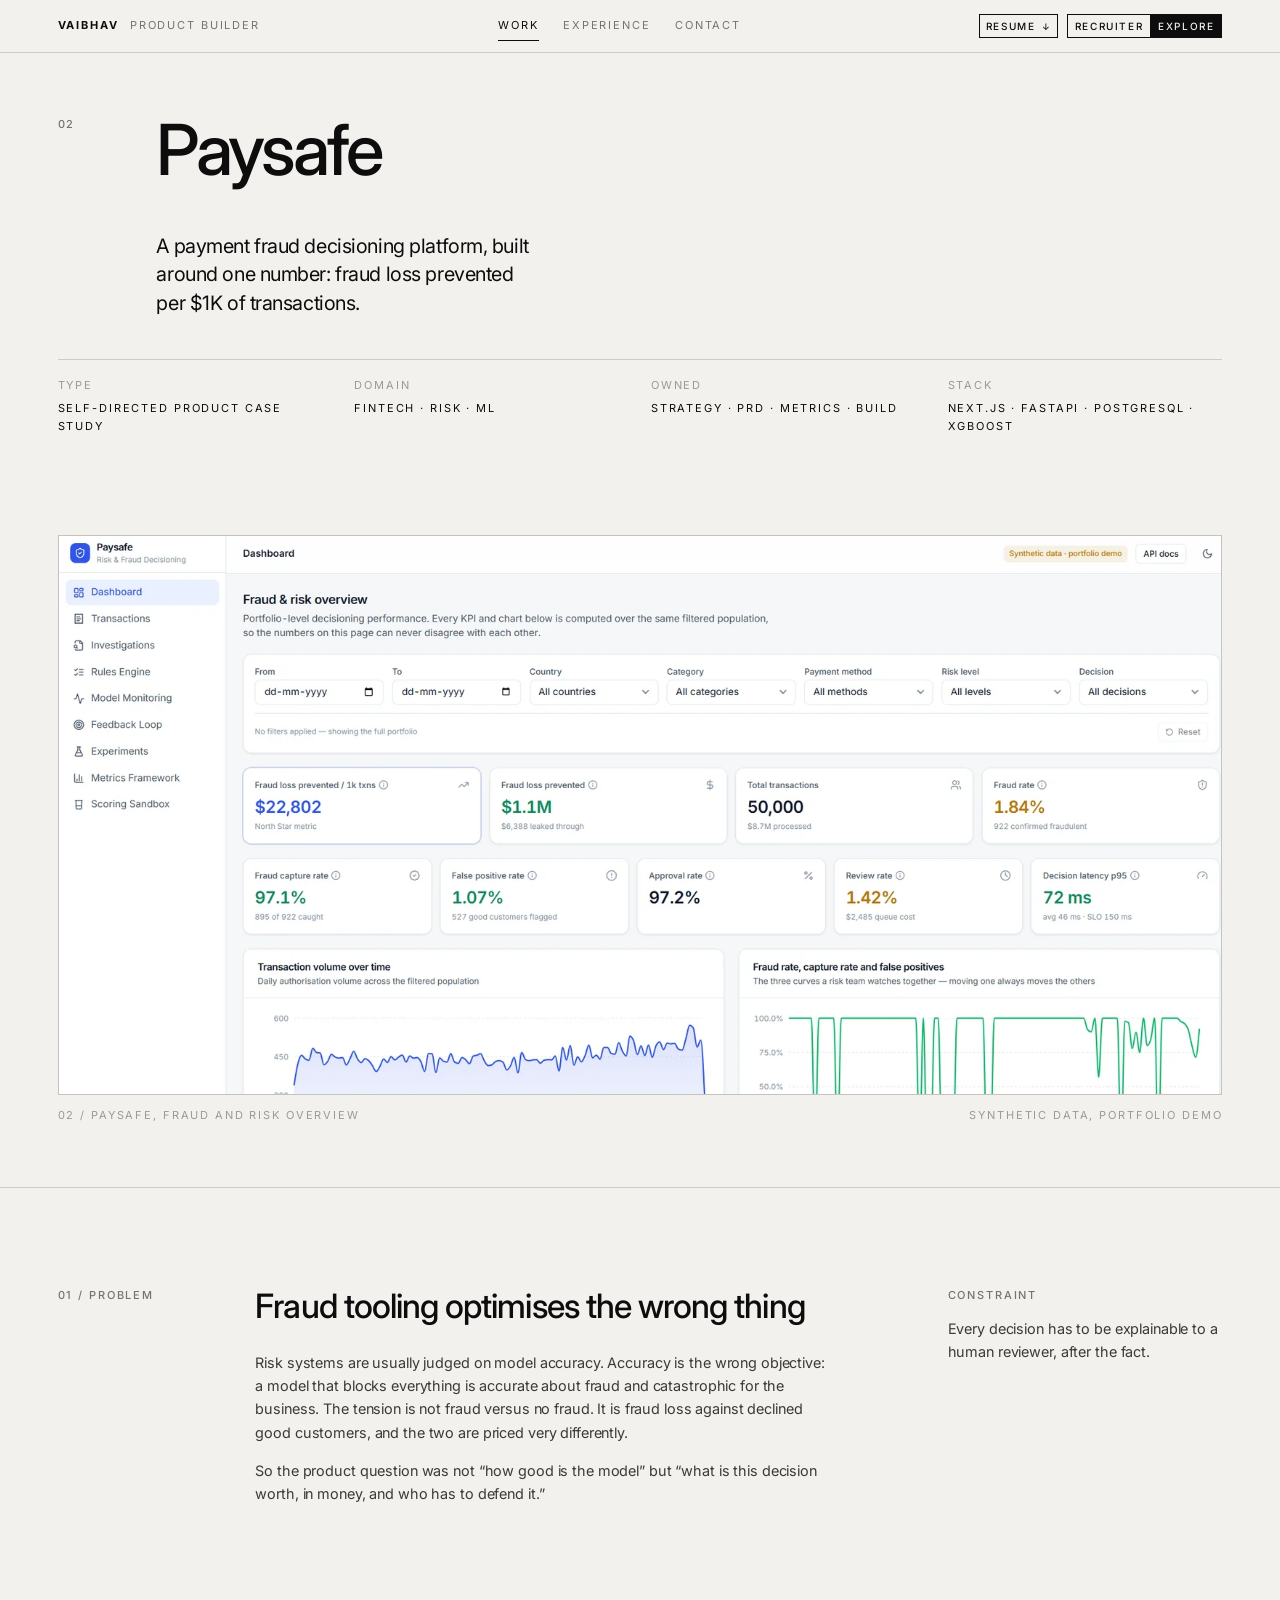
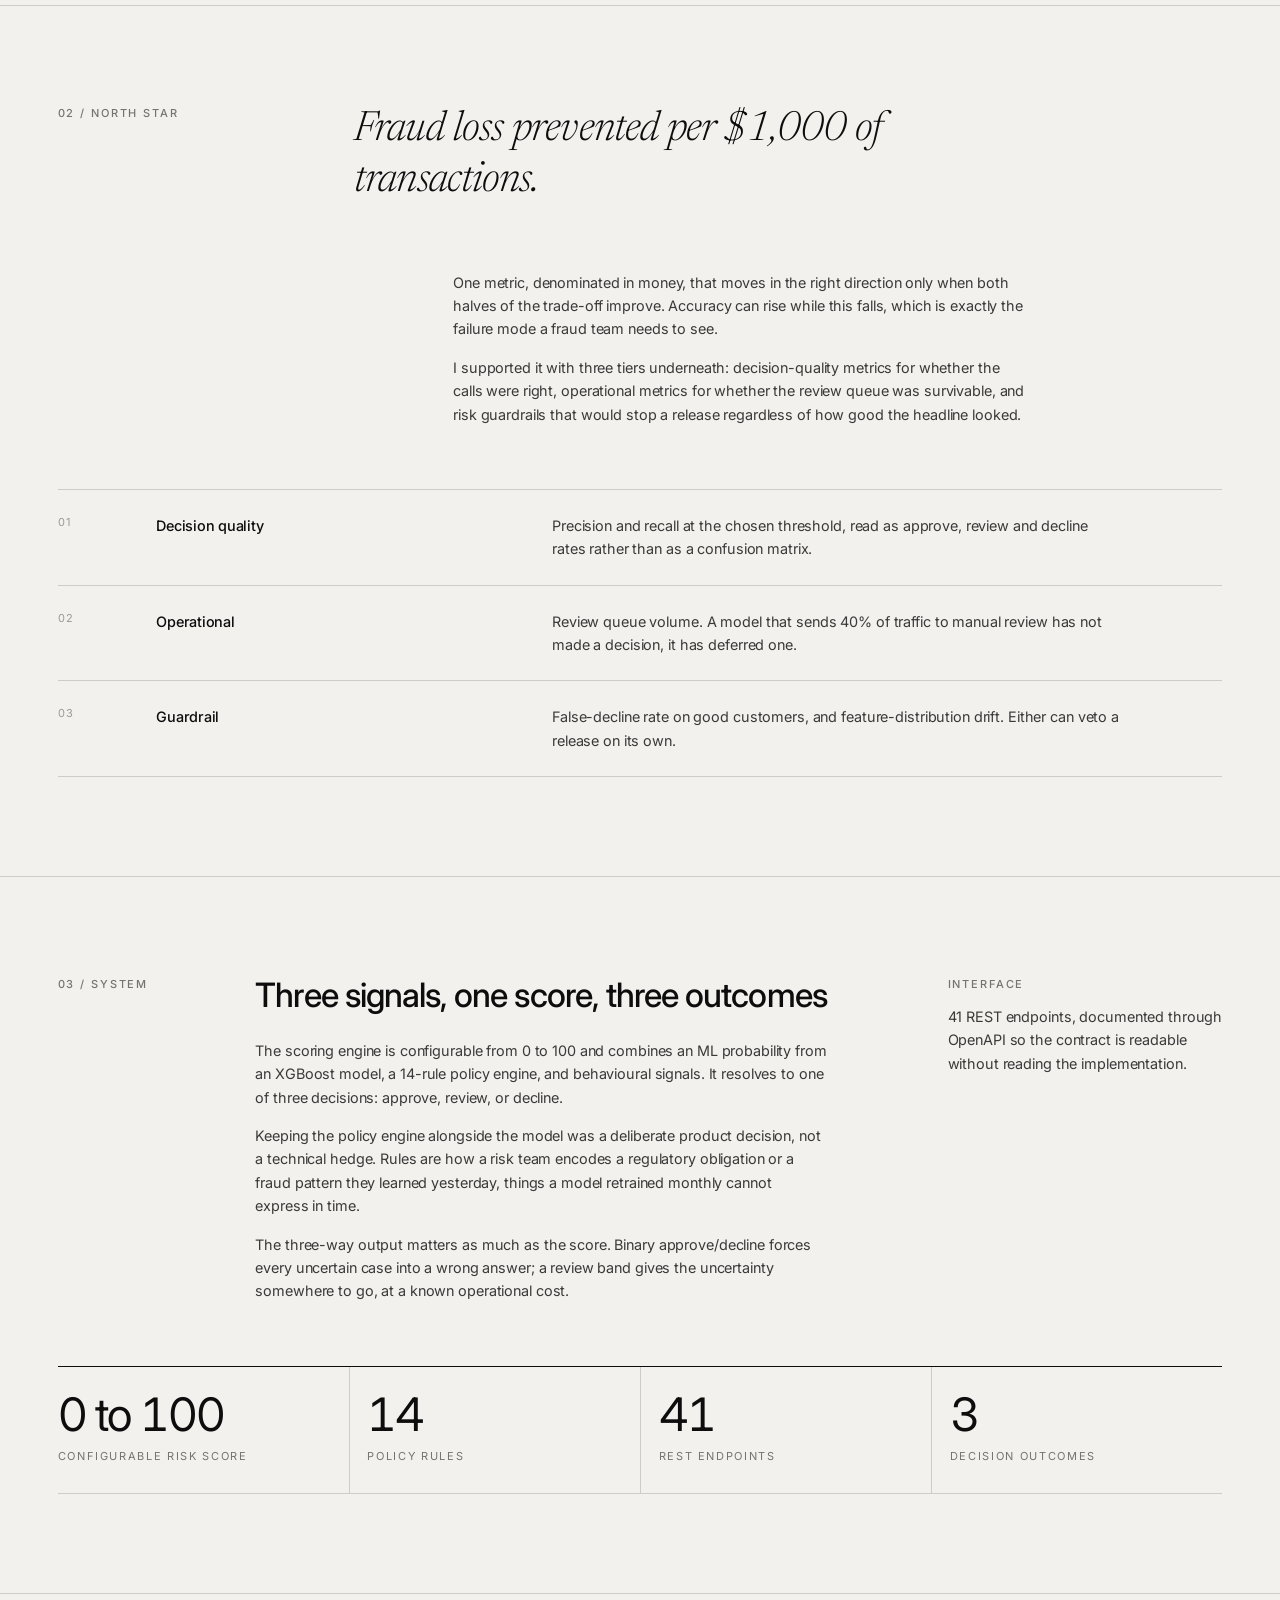
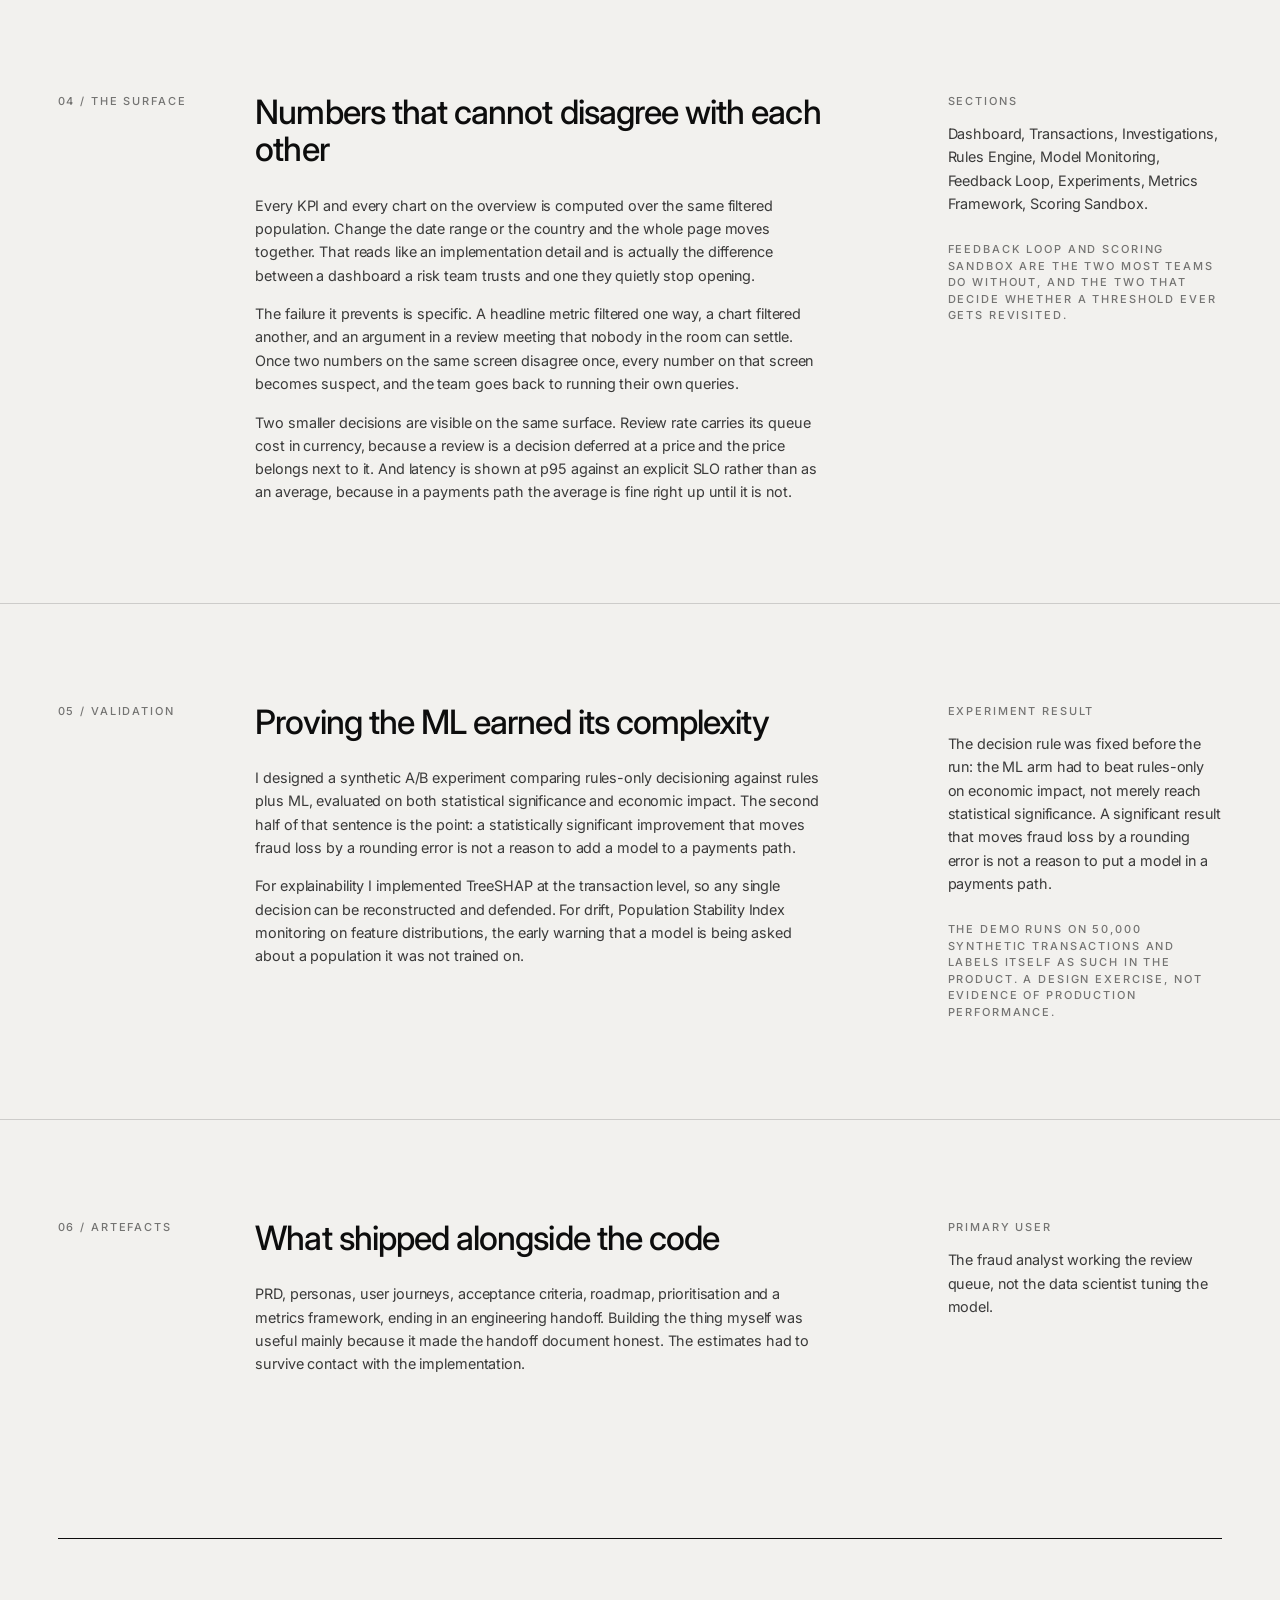
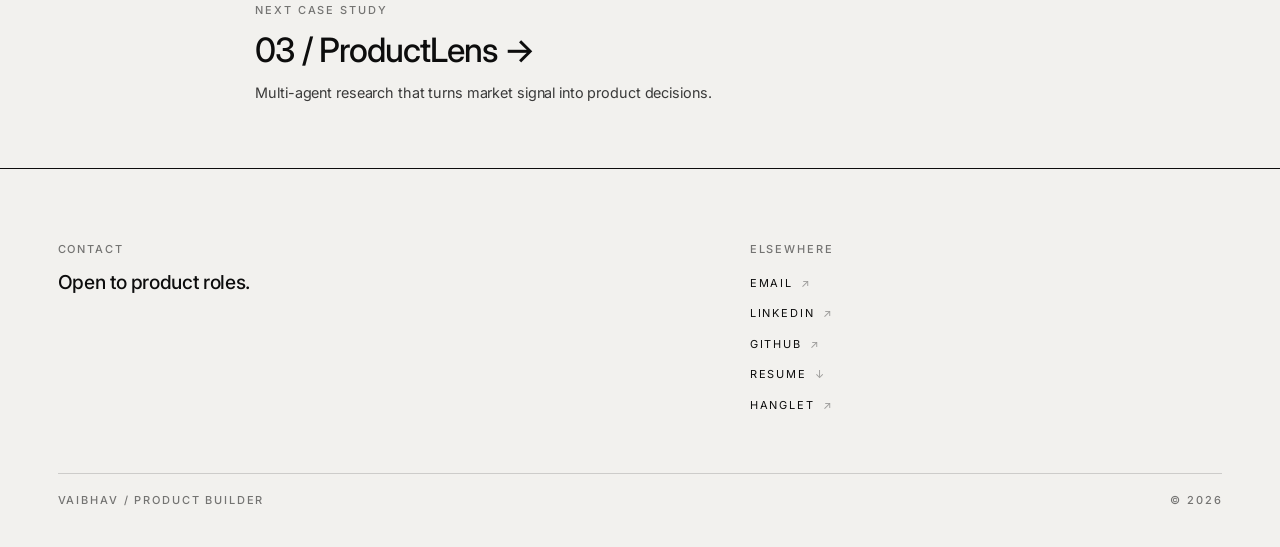
<file: work/paysafe.html>
<!doctype html>
<html lang="en">
<head>
<meta charset="utf-8">
<meta name="viewport" content="width=device-width, initial-scale=1">
<title>Paysafe · Case Study · Vaibhav Kedarisetti</title>
<meta name="description" content="A payment fraud decisioning platform built around a single north-star metric: fraud loss prevented per $1K transactions. Self-directed product case study.">
<meta name="theme-color" content="#F2F1EE">
<meta name="color-scheme" content="light">
<link rel="preconnect" href="https://fonts.googleapis.com">
<link rel="preconnect" href="https://fonts.gstatic.com" crossorigin>
<link href="https://fonts.googleapis.com/css2?family=Inter:wght@300;400;500;600&family=Newsreader:ital,wght@1,300;1,400&display=swap" rel="stylesheet">
<link rel="stylesheet" href="../assets/css/site.css?v=21">
<link rel="icon" href="data:image/svg+xml,<svg xmlns='http://www.w3.org/2000/svg' viewBox='0 0 100 100'><rect width='100' height='100' fill='%230D0D0D'/><text x='50' y='72' font-family='Helvetica,Arial' font-size='62' font-weight='500' fill='%23F2F1EE' text-anchor='middle'>V</text></svg>">
</head>
<body data-mode="explore">
<a class="skip" href="#main">Skip to content</a>

<header class="hdr">
  <div class="wrap hdr__in">
    <a class="brand" href="../index.html"><b>VAIBHAV</b> <span>Product Builder</span></a>
    <nav class="nav" aria-label="Primary">
      <a href="paysafe.html" aria-current="page">Work</a>
      <a href="../experience.html">Experience</a>
      <a href="#contact">Contact</a>
    </nav>
    <div class="hdr__end">
      <a class="dl" href="https://drive.google.com/uc?export=download&amp;id=1oE2FmWEl_HJkjGMAGVhuCdu49iSefUPZ" aria-label="Download resume as PDF">Resume</a>
      <div class="modeswitch" data-mode-switch role="group" aria-label="Reading mode">
        <button type="button" data-mode-btn="recruiter" aria-pressed="false">Recruiter</button>
        <button type="button" data-mode-btn="explore" aria-pressed="true">Explore</button>
      </div>
    </div>
  </div>
</header>
<p class="sr-only" aria-live="polite" data-mode-live></p>

<main id="main">

  <section class="wrap case__hd">
    <div class="grid">
      <p class="meta" style="grid-column:1/2">02</p>
      <div style="grid-column:2/12">
        <h1 class="h1">Paysafe</h1>
        <p class="lead mt-l">A payment fraud decisioning platform, built around one number: fraud loss
          prevented per $1K of transactions.</p>
      </div>
    </div>
    <dl class="case__facts">
      <div><dt>Type</dt><dd>Self-directed product case study</dd></div>
      <div><dt>Domain</dt><dd>Fintech &middot; Risk &middot; ML</dd></div>
      <div><dt>Owned</dt><dd>Strategy &middot; PRD &middot; Metrics &middot; Build</dd></div>
      <div><dt>Stack</dt><dd>Next.js &middot; FastAPI &middot; PostgreSQL &middot; XGBoost</dd></div>
    </dl>
  </section>

  <section class="wrap section--tight">
    <figure class="plate plate--zoom" data-anim style="aspect-ratio:1876/903">
      <picture>
        <source type="image/webp" sizes="(max-width:1000px) 92vw, 88vw"
                srcset="../assets/img/paysafe-900.webp 900w, ../assets/img/paysafe-1600.webp 1600w">
        <img src="../assets/img/paysafe-1600.jpg" alt="The Paysafe fraud and risk overview dashboard"
             width="1876" height="903" loading="lazy" decoding="async">
      </picture>
    </figure>
    <p class="plate__cap"><span>02 / Paysafe, fraud and risk overview</span><span>Synthetic data, portfolio demo</span></p>
  </section>

  <section class="wrap block block--rule">
    <div class="b-hang">
      <p class="b-hang__l meta">01 / Problem</p>
      <div class="b-hang__c">
        <h2 class="h2">Fraud tooling optimises the wrong thing</h2>
        <p class="body mt-m">Risk systems are usually judged on model accuracy. Accuracy is the wrong
          objective: a model that blocks everything is accurate about fraud and catastrophic for the
          business. The tension is not fraud versus no fraud. It is fraud loss against declined good
          customers, and the two are priced very differently.</p>
        <p class="body">So the product question was not &ldquo;how good is the model&rdquo; but &ldquo;what
          is this decision worth, in money, and who has to defend it.&rdquo;</p>
      </div>
      <div class="b-hang__r">
        <p class="meta">Constraint</p>
        <p class="body mt-s">Every decision has to be explainable to a human reviewer, after the fact.</p>
      </div>
    </div>
  </section>

  <section class="wrap block block--rule">
    <div class="grid">
      <p class="meta" style="grid-column:1/3">02 / North star</p>
      <blockquote class="quote" style="grid-column:4/12">Fraud loss prevented per $1,000 of transactions.</blockquote>
    </div>
    <div class="grid mt-xl">
      <div class="b-off">
        <p class="body">One metric, denominated in money, that moves in the right direction only when both
          halves of the trade-off improve. Accuracy can rise while this falls, which is exactly the
          failure mode a fraud team needs to see.</p>
        <p class="body">I supported it with three tiers underneath: decision-quality metrics for whether
          the calls were right, operational metrics for whether the review queue was survivable, and risk
          guardrails that would stop a release regardless of how good the headline looked.</p>
      </div>
    </div>

    <ol class="decisions mt-xl">
      <li><p class="d-n">01</p><p class="d-t">Decision quality</p><p class="d-b">Precision and recall at the chosen threshold, read as approve, review and decline rates rather than as a confusion matrix.</p></li>
      <li><p class="d-n">02</p><p class="d-t">Operational</p><p class="d-b">Review queue volume. A model that sends 40% of traffic to manual review has not made a decision, it has deferred one.</p></li>
      <li><p class="d-n">03</p><p class="d-t">Guardrail</p><p class="d-b">False-decline rate on good customers, and feature-distribution drift. Either can veto a release on its own.</p></li>
    </ol>
  </section>

  <section class="wrap block block--rule">
    <div class="b-hang">
      <p class="b-hang__l meta">03 / System</p>
      <div class="b-hang__c">
        <h2 class="h2">Three signals, one score, three outcomes</h2>
        <p class="body mt-m">The scoring engine is configurable from 0 to 100 and combines an ML
          probability from an XGBoost model, a 14-rule policy engine, and behavioural signals. It resolves
          to one of three decisions: approve, review, or decline.</p>
        <p class="body">Keeping the policy engine alongside the model was a deliberate product decision, not
          a technical hedge. Rules are how a risk team encodes a regulatory obligation or a fraud pattern
          they learned yesterday, things a model retrained monthly cannot express in time.</p>
        <p class="body">The three-way output matters as much as the score. Binary approve/decline forces
          every uncertain case into a wrong answer; a review band gives the uncertainty somewhere to go,
          at a known operational cost.</p>
      </div>
      <div class="b-hang__r">
        <p class="meta">Interface</p>
        <p class="body mt-s">41 REST endpoints, documented through OpenAPI so the contract is readable
          without reading the implementation.</p>
      </div>
    </div>

    <dl class="ledger mt-xl" data-anim>
      <div><dd>0 to 100</dd><dt>Configurable risk score</dt></div>
      <div><dd>14</dd><dt>Policy rules</dt></div>
      <div><dd>41</dd><dt>REST endpoints</dt></div>
      <div><dd>3</dd><dt>Decision outcomes</dt></div>
    </dl>
  </section>

  <section class="wrap block block--rule">
    <div class="b-hang">
      <p class="b-hang__l meta">04 / The surface</p>
      <div class="b-hang__c">
        <h2 class="h2">Numbers that cannot disagree with each other</h2>
        <p class="body mt-m">Every KPI and every chart on the overview is computed over the same filtered
          population. Change the date range or the country and the whole page moves together. That reads
          like an implementation detail and is actually the difference between a dashboard a risk team
          trusts and one they quietly stop opening.</p>
        <p class="body">The failure it prevents is specific. A headline metric filtered one way, a chart
          filtered another, and an argument in a review meeting that nobody in the room can settle. Once
          two numbers on the same screen disagree once, every number on that screen becomes suspect, and
          the team goes back to running their own queries.</p>
        <p class="body">Two smaller decisions are visible on the same surface. Review rate carries its
          queue cost in currency, because a review is a decision deferred at a price and the price
          belongs next to it. And latency is shown at p95 against an explicit SLO rather than as an
          average, because in a payments path the average is fine right up until it is not.</p>
      </div>
      <div class="b-hang__r">
        <p class="meta">Sections</p>
        <p class="body mt-s">Dashboard, Transactions, Investigations, Rules Engine, Model Monitoring,
          Feedback Loop, Experiments, Metrics Framework, Scoring Sandbox.</p>
        <p class="meta mt-m">Feedback Loop and Scoring Sandbox are the two most teams do without, and the
          two that decide whether a threshold ever gets revisited.</p>
      </div>
    </div>
  </section>

  <section class="wrap block block--rule">
    <div class="b-hang">
      <p class="b-hang__l meta">05 / Validation</p>
      <div class="b-hang__c">
        <h2 class="h2">Proving the ML earned its complexity</h2>
        <p class="body mt-m">I designed a synthetic A/B experiment comparing rules-only decisioning against
          rules plus ML, evaluated on both statistical significance and economic impact. The second half of
          that sentence is the point: a statistically significant improvement that moves fraud loss by a
          rounding error is not a reason to add a model to a payments path.</p>
        <p class="body">For explainability I implemented TreeSHAP at the transaction level, so any single
          decision can be reconstructed and defended. For drift, Population Stability Index monitoring on
          feature distributions, the early warning that a model is being asked about a population it was
          not trained on.</p>
      </div>
      <div class="b-hang__r">
        <p class="meta">Experiment result</p>
        <p class="body mt-s">The decision rule was fixed before the run: the ML arm had to beat rules-only
          on economic impact, not merely reach statistical significance. A significant result that moves
          fraud loss by a rounding error is not a reason to put a model in a payments path.</p>
        <p class="meta mt-m">The demo runs on 50,000 synthetic transactions and labels itself as such in the product. A design exercise, not evidence of production performance.</p>
      </div>
    </div>
  </section>

  <section class="wrap block block--rule">
    <div class="b-hang">
      <p class="b-hang__l meta">06 / Artefacts</p>
      <div class="b-hang__c">
        <h2 class="h2">What shipped alongside the code</h2>
        <p class="body mt-m">PRD, personas, user journeys, acceptance criteria, roadmap, prioritisation and
          a metrics framework, ending in an engineering handoff. Building the thing myself was useful
          mainly because it made the handoff document honest. The estimates had to survive contact with
          the implementation.</p>
      </div>
      <div class="b-hang__r">
        <p class="meta">Primary user</p>
        <p class="body mt-s">The fraud analyst working the review queue, not the data scientist tuning
          the model.</p>
      </div>
    </div>
  </section>

  <section class="wrap section--tight">
    <div class="rule rule--ink"></div>
    <div class="grid mt-xl">
      <div class="b-half">
        <p class="meta">Next case study</p>
        <a class="h2 mt-s" href="productlens.html" style="display:block">03 / ProductLens &rarr;</a>
        <p class="body mt-s">Multi-agent research that turns market signal into product decisions.</p>
      </div>
    </div>
  </section>

</main>

<footer class="foot" id="contact">
  <div class="wrap foot__grid foot__grid--compact">
    <div class="foot__a">
      <p class="meta">Contact</p>
      <p class="h3 mt-s">Open to product roles.</p>
    </div>
    <div class="foot__c">
      <p class="meta">Elsewhere</p>
      <ul class="clist mt-s">
        <li><a href="mailto:vaibhavkedarisetti1@gmail.com">Email</a></li>
        <li><a href="https://www.linkedin.com/in/vaibhav-kedarisetti/" target="_blank" rel="noopener">LinkedIn</a></li>
        <li><a href="https://github.com/vaibhavkedarisetti" target="_blank" rel="noopener">GitHub</a></li>
        <li><a href="https://drive.google.com/uc?export=download&amp;id=1oE2FmWEl_HJkjGMAGVhuCdu49iSefUPZ" data-dl>Resume</a></li>
        <li><a href="https://hanglet.com" target="_blank" rel="noopener">Hanglet</a></li>
      </ul>
    </div>
    <div class="foot__end">
      <p class="meta">VAIBHAV / PRODUCT BUILDER</p>
      <p class="meta">© 2026</p>
    </div>
  </div>
</footer>

<div class="draftbadge" data-draft-badge>
  <span>Draft: <b data-draft-count>0</b> placeholders left</span>
  <button type="button" data-draft-off aria-label="Hide draft highlighting">&times;</button>
</div>

<script src="../assets/js/site.js?v=21" defer></script>
</body>
</html>
</file>
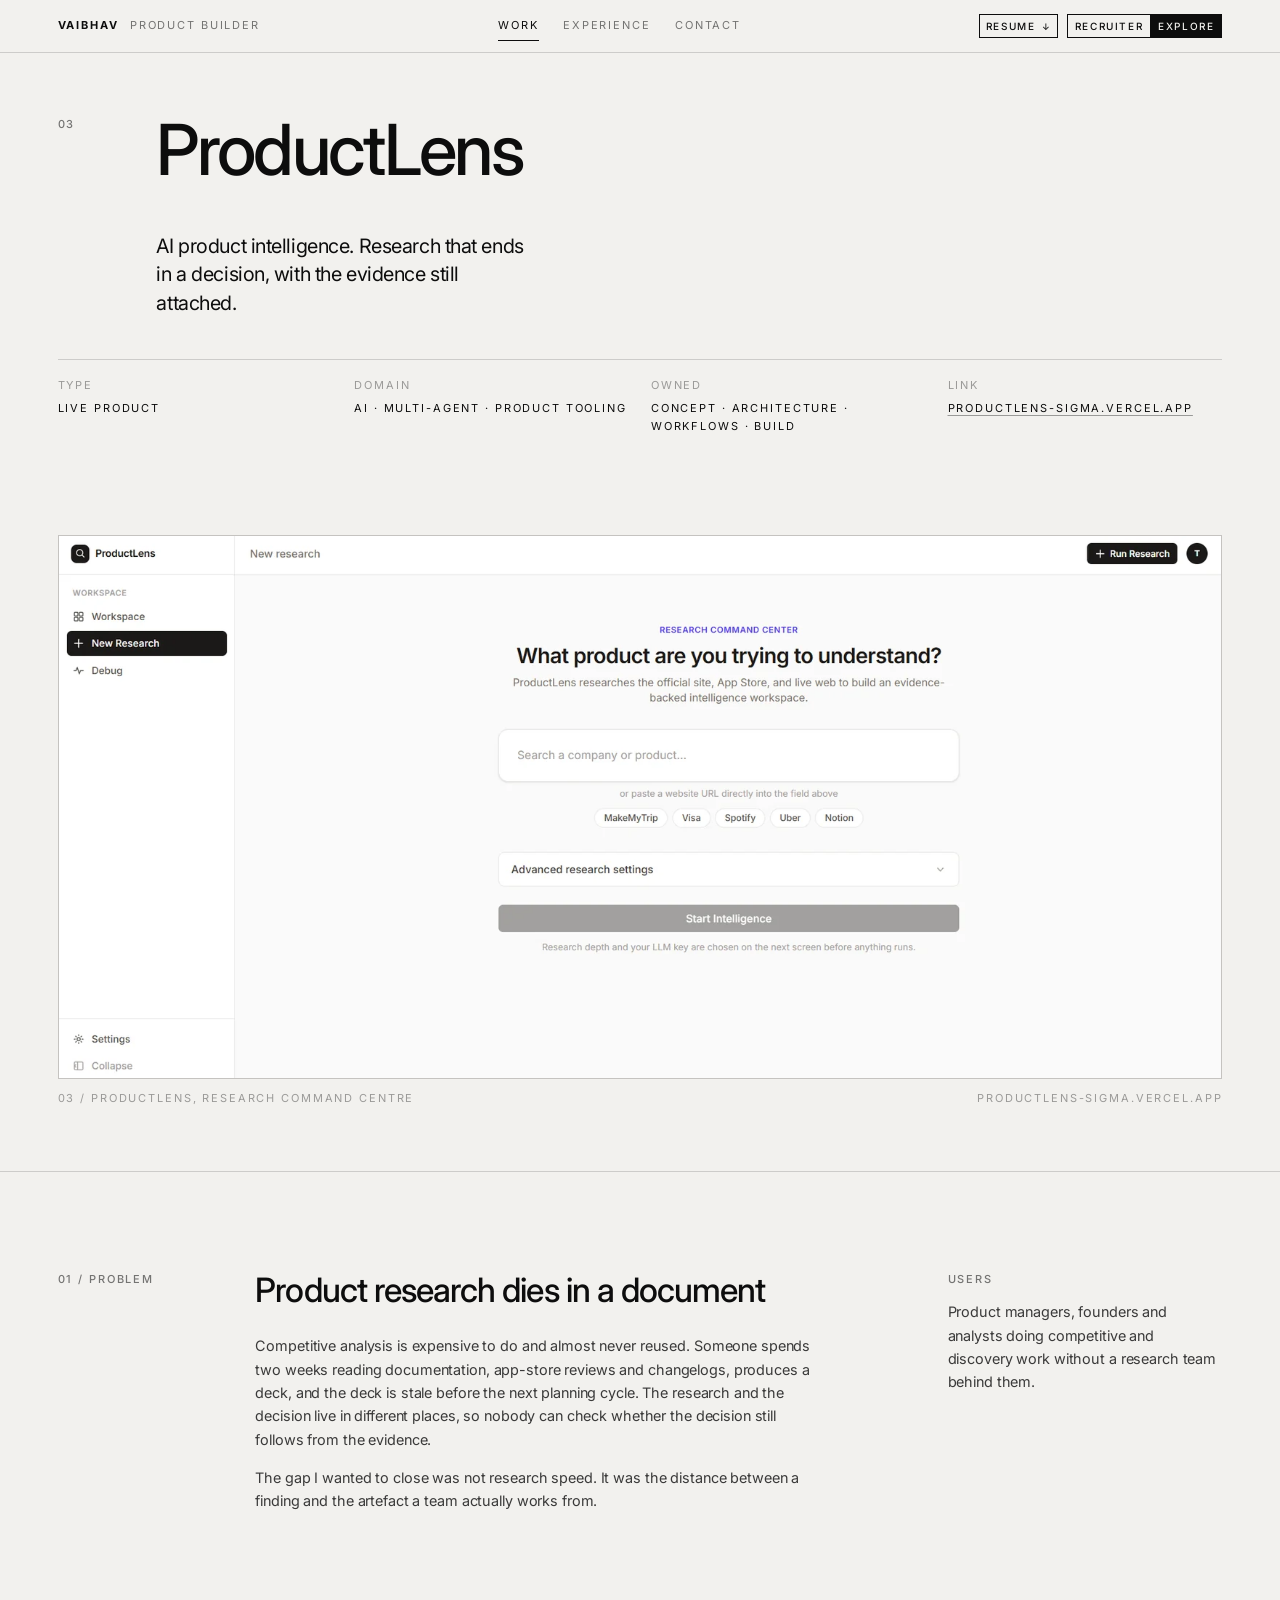
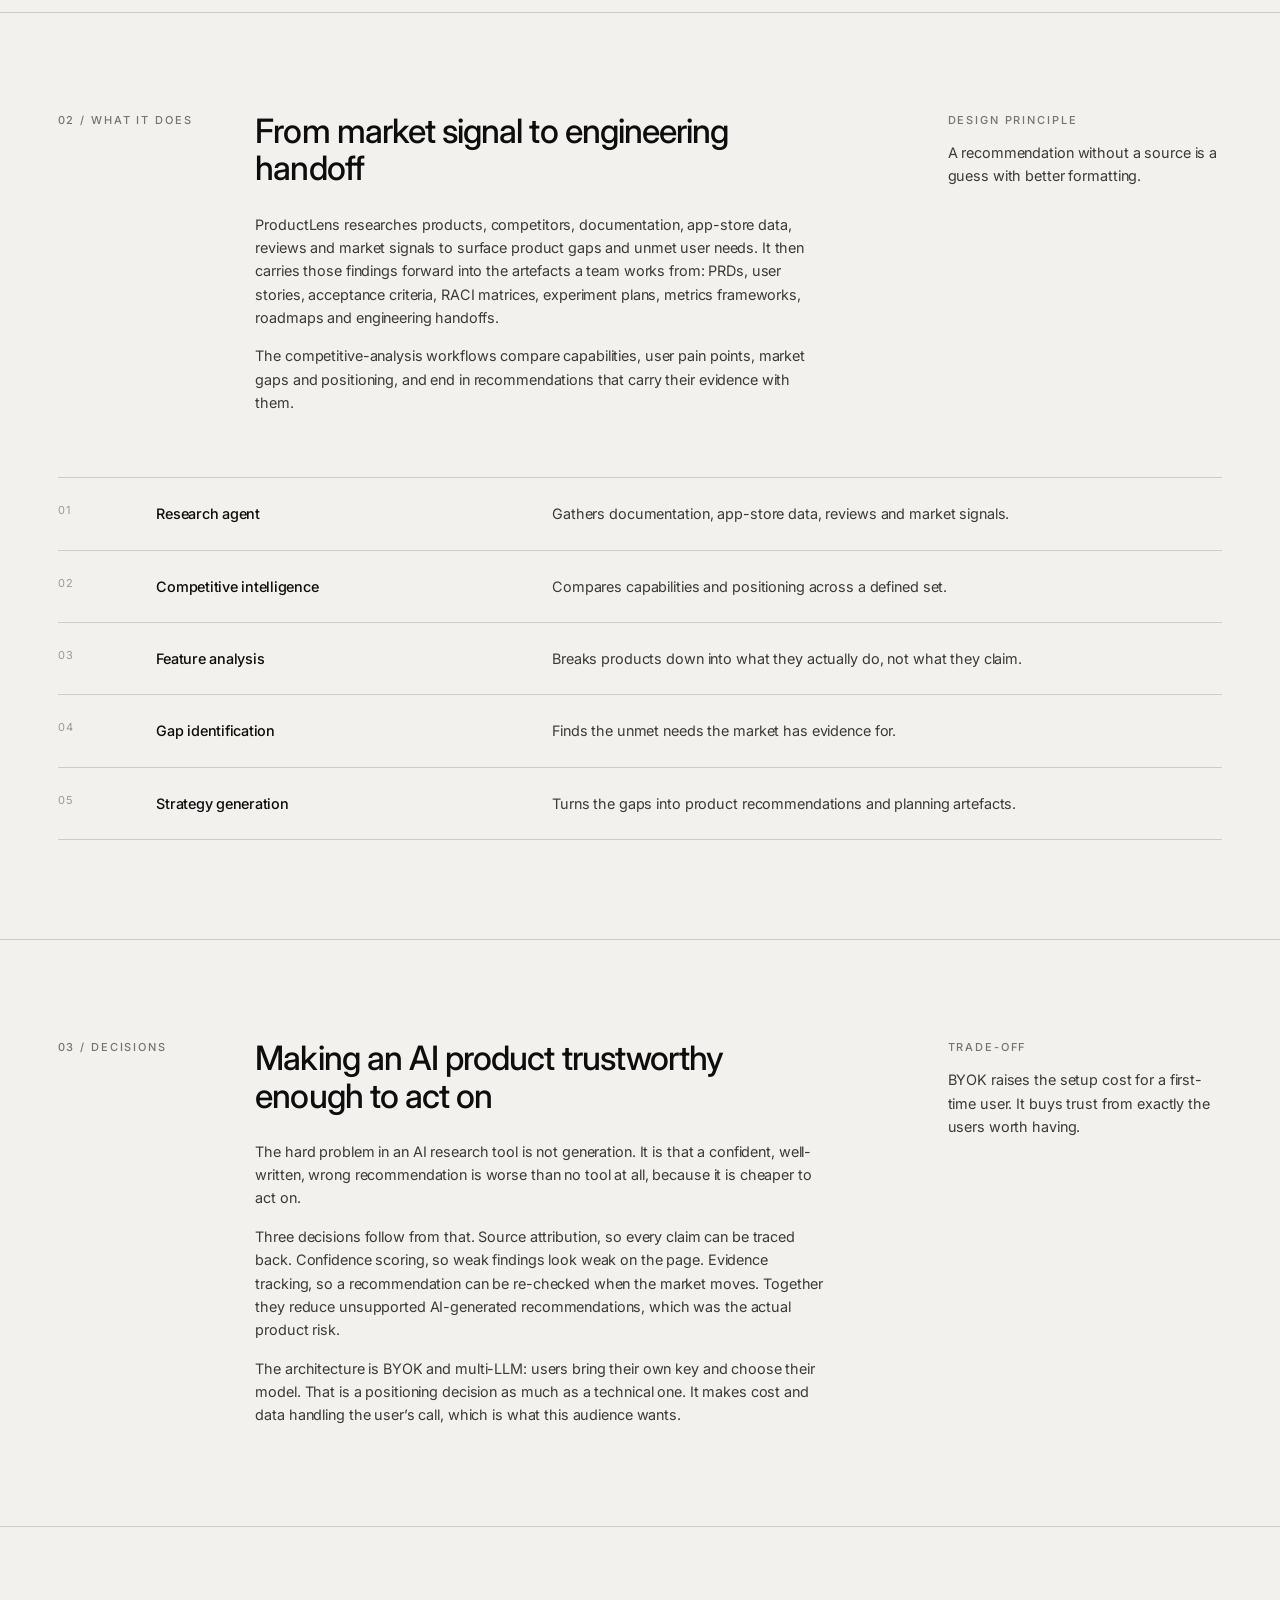
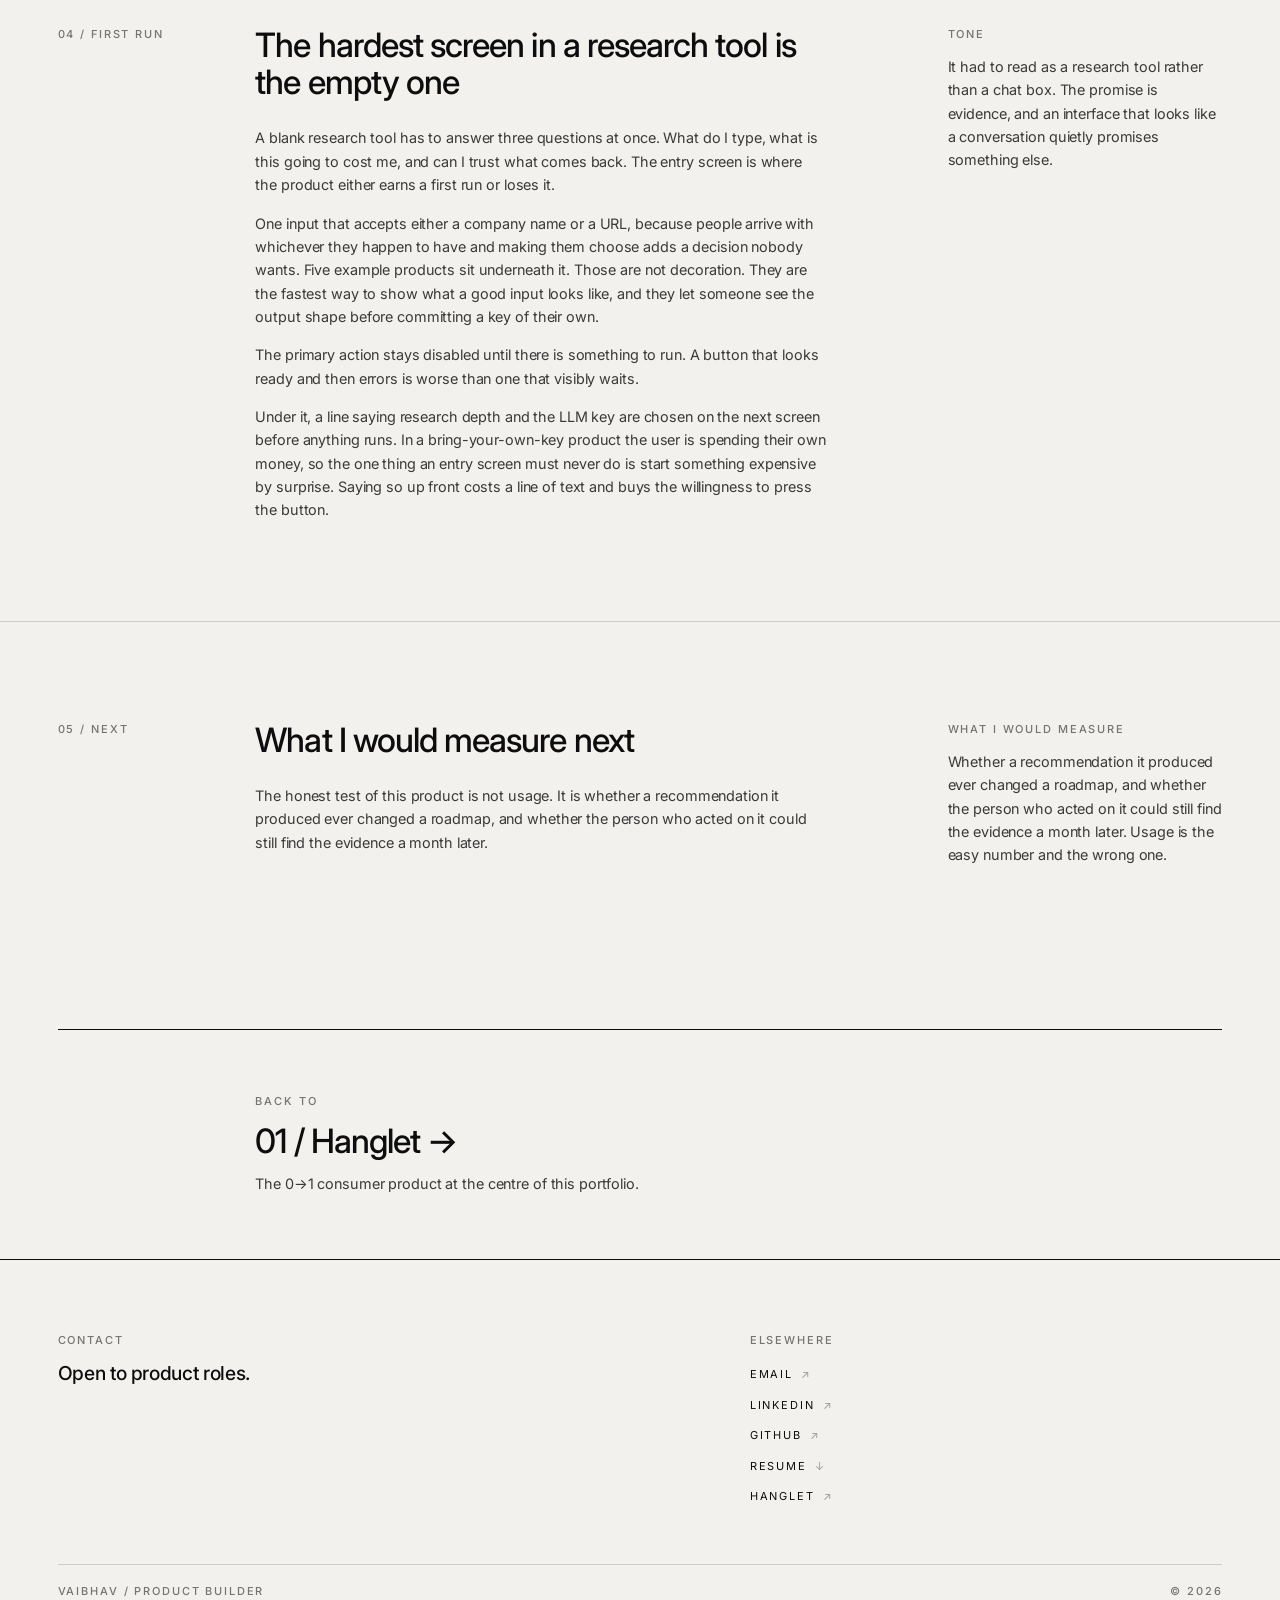
<file: work/productlens.html>
<!doctype html>
<html lang="en">
<head>
<meta charset="utf-8">
<meta name="viewport" content="width=device-width, initial-scale=1">
<title>ProductLens · Case Study · Vaibhav Kedarisetti</title>
<meta name="description" content="An AI product intelligence platform. Multi-agent research across competitors, reviews and market signals, turned into evidence-backed product decisions.">
<meta name="theme-color" content="#F2F1EE">
<meta name="color-scheme" content="light">
<link rel="preconnect" href="https://fonts.googleapis.com">
<link rel="preconnect" href="https://fonts.gstatic.com" crossorigin>
<link href="https://fonts.googleapis.com/css2?family=Inter:wght@300;400;500;600&family=Newsreader:ital,wght@1,300;1,400&display=swap" rel="stylesheet">
<link rel="stylesheet" href="../assets/css/site.css?v=21">
<link rel="icon" href="data:image/svg+xml,<svg xmlns='http://www.w3.org/2000/svg' viewBox='0 0 100 100'><rect width='100' height='100' fill='%230D0D0D'/><text x='50' y='72' font-family='Helvetica,Arial' font-size='62' font-weight='500' fill='%23F2F1EE' text-anchor='middle'>V</text></svg>">
</head>
<body data-mode="explore">
<a class="skip" href="#main">Skip to content</a>

<header class="hdr">
  <div class="wrap hdr__in">
    <a class="brand" href="../index.html"><b>VAIBHAV</b> <span>Product Builder</span></a>
    <nav class="nav" aria-label="Primary">
      <a href="productlens.html" aria-current="page">Work</a>
      <a href="../experience.html">Experience</a>
      <a href="#contact">Contact</a>
    </nav>
    <div class="hdr__end">
      <a class="dl" href="https://drive.google.com/uc?export=download&amp;id=1oE2FmWEl_HJkjGMAGVhuCdu49iSefUPZ" aria-label="Download resume as PDF">Resume</a>
      <div class="modeswitch" data-mode-switch role="group" aria-label="Reading mode">
        <button type="button" data-mode-btn="recruiter" aria-pressed="false">Recruiter</button>
        <button type="button" data-mode-btn="explore" aria-pressed="true">Explore</button>
      </div>
    </div>
  </div>
</header>
<p class="sr-only" aria-live="polite" data-mode-live></p>

<main id="main">

  <section class="wrap case__hd">
    <div class="grid">
      <p class="meta" style="grid-column:1/2">03</p>
      <div style="grid-column:2/12">
        <h1 class="h1">ProductLens</h1>
        <p class="lead mt-l">AI product intelligence. Research that ends in a decision, with the evidence
          still attached.</p>
      </div>
    </div>
    <dl class="case__facts">
      <div><dt>Type</dt><dd>Live product</dd></div>
      <div><dt>Domain</dt><dd>AI &middot; Multi-agent &middot; Product tooling</dd></div>
      <div><dt>Owned</dt><dd>Concept &middot; Architecture &middot; Workflows &middot; Build</dd></div>
      <div><dt>Link</dt><dd><a class="link" href="https://productlens-sigma.vercel.app/" target="_blank" rel="noopener">productlens-sigma.vercel.app</a></dd></div>
    </dl>
  </section>

  <section class="wrap section--tight">
    <figure class="plate plate--zoom" data-anim style="aspect-ratio:1917/896">
      <picture>
        <source type="image/webp" sizes="(max-width:1000px) 92vw, 88vw"
                srcset="../assets/img/productlens-900.webp 900w, ../assets/img/productlens-1600.webp 1600w">
        <img src="../assets/img/productlens-1600.jpg" alt="The ProductLens research command centre, asking what product are you trying to understand"
             width="1917" height="896" loading="lazy" decoding="async">
      </picture>
    </figure>
    <p class="plate__cap"><span>03 / ProductLens, research command centre</span><span>productlens-sigma.vercel.app</span></p>
  </section>

  <section class="wrap block block--rule">
    <div class="b-hang">
      <p class="b-hang__l meta">01 / Problem</p>
      <div class="b-hang__c">
        <h2 class="h2">Product research dies in a document</h2>
        <p class="body mt-m">Competitive analysis is expensive to do and almost never reused. Someone spends
          two weeks reading documentation, app-store reviews and changelogs, produces a deck, and the deck
          is stale before the next planning cycle. The research and the decision live in different places,
          so nobody can check whether the decision still follows from the evidence.</p>
        <p class="body">The gap I wanted to close was not research speed. It was the distance between a
          finding and the artefact a team actually works from.</p>
      </div>
      <div class="b-hang__r">
        <p class="meta">Users</p>
        <p class="body mt-s">Product managers, founders and analysts doing competitive and discovery work
          without a research team behind them.</p>
      </div>
    </div>
  </section>

  <section class="wrap block block--rule">
    <div class="b-hang">
      <p class="b-hang__l meta">02 / What it does</p>
      <div class="b-hang__c">
        <h2 class="h2">From market signal to engineering handoff</h2>
        <p class="body mt-m">ProductLens researches products, competitors, documentation, app-store data,
          reviews and market signals to surface product gaps and unmet user needs. It then carries those
          findings forward into the artefacts a team works from: PRDs, user stories, acceptance criteria,
          RACI matrices, experiment plans, metrics frameworks, roadmaps and engineering handoffs.</p>
        <p class="body">The competitive-analysis workflows compare capabilities, user pain points, market
          gaps and positioning, and end in recommendations that carry their evidence with them.</p>
      </div>
      <div class="b-hang__r">
        <p class="meta">Design principle</p>
        <p class="body mt-s">A recommendation without a source is a guess with better formatting.</p>
      </div>
    </div>

    <ol class="decisions mt-xl">
      <li><p class="d-n">01</p><p class="d-t">Research agent</p><p class="d-b">Gathers documentation, app-store data, reviews and market signals.</p></li>
      <li><p class="d-n">02</p><p class="d-t">Competitive intelligence</p><p class="d-b">Compares capabilities and positioning across a defined set.</p></li>
      <li><p class="d-n">03</p><p class="d-t">Feature analysis</p><p class="d-b">Breaks products down into what they actually do, not what they claim.</p></li>
      <li><p class="d-n">04</p><p class="d-t">Gap identification</p><p class="d-b">Finds the unmet needs the market has evidence for.</p></li>
      <li><p class="d-n">05</p><p class="d-t">Strategy generation</p><p class="d-b">Turns the gaps into product recommendations and planning artefacts.</p></li>
    </ol>
  </section>

  <section class="wrap block block--rule">
    <div class="b-hang">
      <p class="b-hang__l meta">03 / Decisions</p>
      <div class="b-hang__c">
        <h2 class="h2">Making an AI product trustworthy enough to act on</h2>
        <p class="body mt-m">The hard problem in an AI research tool is not generation. It is that a
          confident, well-written, wrong recommendation is worse than no tool at all, because it is
          cheaper to act on.</p>
        <p class="body">Three decisions follow from that. Source attribution, so every claim can be traced
          back. Confidence scoring, so weak findings look weak on the page. Evidence tracking, so a
          recommendation can be re-checked when the market moves. Together they reduce unsupported
          AI-generated recommendations, which was the actual product risk.</p>
        <p class="body">The architecture is BYOK and multi-LLM: users bring their own key and choose their
          model. That is a positioning decision as much as a technical one. It makes cost and data
          handling the user&rsquo;s call, which is what this audience wants.</p>
      </div>
      <div class="b-hang__r">
        <p class="meta">Trade-off</p>
        <p class="body mt-s">BYOK raises the setup cost for a first-time user. It buys trust from exactly
          the users worth having.</p>
      </div>
    </div>
  </section>

  <section class="wrap block block--rule">
    <div class="b-hang">
      <p class="b-hang__l meta">04 / First run</p>
      <div class="b-hang__c">
        <h2 class="h2">The hardest screen in a research tool is the empty one</h2>
        <p class="body mt-m">A blank research tool has to answer three questions at once. What do I
          type, what is this going to cost me, and can I trust what comes back. The entry screen is
          where the product either earns a first run or loses it.</p>
        <p class="body">One input that accepts either a company name or a URL, because people arrive
          with whichever they happen to have and making them choose adds a decision nobody wants.
          Five example products sit underneath it. Those are not decoration. They are the fastest way
          to show what a good input looks like, and they let someone see the output shape before
          committing a key of their own.</p>
        <p class="body">The primary action stays disabled until there is something to run. A button
          that looks ready and then errors is worse than one that visibly waits.</p>
        <p class="body">Under it, a line saying research depth and the LLM key are chosen on the next
          screen before anything runs. In a bring-your-own-key product the user is spending their own
          money, so the one thing an entry screen must never do is start something expensive by
          surprise. Saying so up front costs a line of text and buys the willingness to press the
          button.</p>
      </div>
      <div class="b-hang__r">
        <p class="meta">Tone</p>
        <p class="body mt-s">It had to read as a research tool rather than a chat box. The promise is
          evidence, and an interface that looks like a conversation quietly promises something else.</p>
      </div>
    </div>
  </section>

  <section class="wrap block block--rule">
    <div class="b-hang">
      <p class="b-hang__l meta">05 / Next</p>
      <div class="b-hang__c">
        <h2 class="h2">What I would measure next</h2>
        <p class="body mt-m">The honest test of this product is not usage. It is whether a recommendation
          it produced ever changed a roadmap, and whether the person who acted on it could still find the
          evidence a month later.</p>
      </div>
      <div class="b-hang__r">
        <p class="meta">What I would measure</p>
        <p class="body mt-s">Whether a recommendation it produced ever changed a roadmap, and whether
          the person who acted on it could still find the evidence a month later. Usage is the easy
          number and the wrong one.</p>
      </div>
    </div>
  </section>

  <section class="wrap section--tight">
    <div class="rule rule--ink"></div>
    <div class="grid mt-xl">
      <div class="b-half">
        <p class="meta">Back to</p>
        <a class="h2 mt-s" href="hanglet.html" style="display:block">01 / Hanglet &rarr;</a>
        <p class="body mt-s">The 0&rarr;1 consumer product at the centre of this portfolio.</p>
      </div>
    </div>
  </section>

</main>

<footer class="foot" id="contact">
  <div class="wrap foot__grid foot__grid--compact">
    <div class="foot__a">
      <p class="meta">Contact</p>
      <p class="h3 mt-s">Open to product roles.</p>
    </div>
    <div class="foot__c">
      <p class="meta">Elsewhere</p>
      <ul class="clist mt-s">
        <li><a href="mailto:vaibhavkedarisetti1@gmail.com">Email</a></li>
        <li><a href="https://www.linkedin.com/in/vaibhav-kedarisetti/" target="_blank" rel="noopener">LinkedIn</a></li>
        <li><a href="https://github.com/vaibhavkedarisetti" target="_blank" rel="noopener">GitHub</a></li>
        <li><a href="https://drive.google.com/uc?export=download&amp;id=1oE2FmWEl_HJkjGMAGVhuCdu49iSefUPZ" data-dl>Resume</a></li>
        <li><a href="https://hanglet.com" target="_blank" rel="noopener">Hanglet</a></li>
      </ul>
    </div>
    <div class="foot__end">
      <p class="meta">VAIBHAV / PRODUCT BUILDER</p>
      <p class="meta">© 2026</p>
    </div>
  </div>
</footer>

<div class="draftbadge" data-draft-badge>
  <span>Draft: <b data-draft-count>0</b> placeholders left</span>
  <button type="button" data-draft-off aria-label="Hide draft highlighting">&times;</button>
</div>

<script src="../assets/js/site.js?v=21" defer></script>
</body>
</html>
</file>
<file: assets/css/site.css>
/* ===========================================================================
   VAIBHAV KEDARISETTI - PRODUCT PORTFOLIO
   Design system. Brutalist / editorial / monochrome.
   ---------------------------------------------------------------------------
   1. Tokens        2. Reset       3. Typography    4. Grid & rules
   5. Header/nav    6. Home        7. Plates        8. Case study
   9. Interactions 10. Footer     11. Modes        12. Motion / a11y
   =========================================================================== */

/* ---------- 1. TOKENS ---------------------------------------------------- */
:root{
  color-scheme:light;
  --paper:#F2F1EE;
  --paper-2:#E8E6E2;
  --ink:#0D0D0D;
  --ink-80:rgba(13,13,13,.80);
  --ink-55:rgba(13,13,13,.55);
  --ink-38:rgba(13,13,13,.38);
  --rule:rgba(13,13,13,.16);
  --rule-soft:rgba(13,13,13,.075);
  --signal:#C8371F;
  --hl:rgba(13,13,13,.11);

  --gutter:clamp(14px,1.7vw,26px);
  --pad:clamp(20px,4.5vw,72px);
  --maxw:1680px;

  --t-display:clamp(3.2rem,12vw,9.5rem);
  --t-h1:clamp(2.1rem,5.6vw,4.4rem);
  --t-h2:clamp(1.4rem,2.8vw,2.1rem);
  --t-h3:clamp(1.05rem,1.5vw,1.3rem);
  --t-lead:clamp(1.05rem,1.55vw,1.4rem);
  --t-body:clamp(.9rem,1.02vw,.975rem);
  --t-meta:.6875rem;
  --t-num:clamp(2.4rem,7.5vw,6.5rem);

  --sans:"Inter","Helvetica Neue",Helvetica,Arial,sans-serif;
  --serif:"Newsreader","Times New Roman",Times,serif;
  --mono:ui-monospace,SFMono-Regular,Menlo,Consolas,monospace;

  --sec:clamp(72px,11vh,170px);
  --ease:cubic-bezier(.2,.7,.2,1);
}

/* ---------- 2. RESET ----------------------------------------------------- */
*,*::before,*::after{box-sizing:border-box}
html{-webkit-text-size-adjust:100%;scroll-behavior:smooth}
body{
  margin:0;background:var(--paper);color:var(--ink);
  font-family:var(--sans);font-size:var(--t-body);line-height:1.62;
  font-weight:400;letter-spacing:-.008em;
  -webkit-font-smoothing:antialiased;-moz-osx-font-smoothing:grayscale;
  overflow-x:hidden;
}
h1,h2,h3,h4,p,figure,blockquote,ul,ol,dl,dd,fieldset{margin:0}
ul,ol{padding:0;list-style:none}
fieldset{border:0;padding:0;min-width:0}
img,svg,video{display:block;max-width:100%;height:auto}
/* author display rules outrank the UA sheet's [hidden]; restore it explicitly */
[hidden]{display:none !important}
button{font:inherit;color:inherit;background:none;border:0;cursor:pointer;letter-spacing:inherit;text-align:left}
a{color:inherit;text-decoration:none}
:focus-visible{outline:2px solid var(--ink);outline-offset:3px}
::selection{background:var(--ink);color:var(--paper)}
.sr-only{position:absolute;width:1px;height:1px;padding:0;margin:-1px;overflow:hidden;clip:rect(0 0 0 0);white-space:nowrap;border:0}
.skip{position:absolute;left:var(--pad);top:-100px;z-index:200;background:var(--ink);color:var(--paper);padding:.7em 1.2em;font-size:var(--t-meta);letter-spacing:.16em;text-transform:uppercase;transition:top .2s}
.skip:focus{top:12px}

/* ---------- 3. TYPOGRAPHY ------------------------------------------------ */
.display{font-size:var(--t-display);font-weight:500;line-height:.86;letter-spacing:-.05em}
.h1{font-size:var(--t-h1);font-weight:500;line-height:.96;letter-spacing:-.038em}
.h2{font-size:var(--t-h2);font-weight:500;line-height:1.12;letter-spacing:-.028em}
.h3{font-size:var(--t-h3);font-weight:500;line-height:1.3;letter-spacing:-.018em}
.lead{font-size:var(--t-lead);line-height:1.44;letter-spacing:-.022em;max-width:32ch}
.body{max-width:64ch;color:var(--ink-80)}
.body+.body{margin-top:1.05em}
.meta,.label{font-size:var(--t-meta);text-transform:uppercase;letter-spacing:.17em;font-weight:500;line-height:1.5;color:var(--ink-55)}
.label--ink{color:var(--ink)}
.num{font-size:var(--t-num);font-weight:400;line-height:.8;letter-spacing:-.05em;font-variant-numeric:tabular-nums}
.quote{font-family:var(--serif);font-style:italic;font-weight:300;font-size:clamp(1.5rem,3.4vw,2.6rem);line-height:1.24;letter-spacing:-.022em;max-width:24ch}
.dim{color:var(--ink-55)}
.mono{font-family:var(--mono);font-size:.8125rem;letter-spacing:0}
/* inline emphasis. A marker band rather than an underline, so it is never mistaken
   for a link. Used sparingly: one or two words per page at most. */
.hl{color:var(--ink);font-weight:500;padding-inline:.12em;
  background-image:linear-gradient(to top,var(--hl) 0 .46em,transparent .46em)}
.link{text-decoration:underline;text-underline-offset:.28em;text-decoration-thickness:1px;text-decoration-color:var(--ink-38);transition:text-decoration-color .25s}
.link:hover{text-decoration-color:var(--ink)}
.mt-s{margin-top:.8rem}.mt-m{margin-top:1.6rem}.mt-l{margin-top:3rem}.mt-xl{margin-top:clamp(3rem,7vh,6rem)}

/* ---------- 4. GRID & RULES ---------------------------------------------- */
.wrap{max-width:var(--maxw);margin-inline:auto;padding-inline:var(--pad)}
.grid{display:grid;grid-template-columns:repeat(12,minmax(0,1fr));gap:var(--gutter)}
.section{padding-block:var(--sec)}
.section--tight{padding-block:clamp(48px,7vh,96px)}
hr,.rule{border:0;border-top:1px solid var(--rule);height:0;margin:0}
.rule--ink{border-top-color:var(--ink)}

.shead{display:grid;grid-template-columns:repeat(12,minmax(0,1fr));gap:var(--gutter);align-items:baseline;padding-top:1.4rem}
.shead__i{grid-column:1/2}
.shead__t{grid-column:3/9}
.shead__x{grid-column:10/13;text-align:right}
@media (max-width:860px){
  .shead__i{grid-column:1/3}.shead__t{grid-column:3/13}
  .shead__x{grid-column:1/13;text-align:left;margin-top:.6rem}
}

/* ---------- 5. HEADER / NAV ---------------------------------------------- */
.hdr{position:sticky;top:0;z-index:100;background:var(--paper);border-bottom:1px solid var(--rule)}
.hdr__in{display:flex;align-items:center;justify-content:space-between;gap:var(--gutter);height:52px}
.brand{display:flex;align-items:baseline;gap:.7rem;font-size:var(--t-meta);text-transform:uppercase;letter-spacing:.17em;font-weight:600;flex-shrink:0}
.brand span{color:var(--ink-55);font-weight:400}
.nav{display:flex;align-items:center;gap:clamp(.75rem,1.9vw,1.9rem)}
.nav a{font-size:var(--t-meta);text-transform:uppercase;letter-spacing:.17em;color:var(--ink-55);transition:color .2s;position:relative;white-space:nowrap}
.nav a:hover,.nav a[aria-current="page"]{color:var(--ink)}
.nav a[aria-current="page"]::after{content:"";position:absolute;left:0;right:0;bottom:-6px;height:1px;background:var(--ink)}
@media (max-width:900px){
  .nav{gap:.85rem;overflow-x:auto;scrollbar-width:none;-webkit-overflow-scrolling:touch;padding-block:.2rem}
  .nav::-webkit-scrollbar{display:none}
  .nav a{letter-spacing:.09em;font-size:.625rem}
  .brand span{display:none}
}
/* small screens: brand + mode switch on one row, nav drops to its own */
@media (max-width:620px){
  .hdr__in{height:auto;flex-wrap:wrap;padding-block:.55rem;row-gap:.45rem}
  .brand{order:1}
  .hdr__in .hdr__end{order:2;margin-left:auto}
  .nav{order:3;flex-basis:100%;border-top:1px solid var(--rule-soft);padding-top:.5rem}
  .casenav{position:static}
}

/* ---------- 6. HOME ------------------------------------------------------ */
/* editorial hero: large photograph left, type + metadata right */
.hero{padding-block:clamp(40px,6vh,84px) clamp(48px,8vh,110px)}
.hero__grid{display:grid;grid-template-columns:repeat(12,minmax(0,1fr));gap:var(--gutter);align-items:end}
.hero__portrait{grid-column:1/6;grid-row:1/3;align-self:end;margin:0;background:var(--paper-2)}
.hero__portrait img{width:100%;height:auto;display:block}
.hero__type{grid-column:7/13;grid-row:1;align-self:end}
.hero__side{grid-column:7/13;grid-row:2;display:grid;grid-template-columns:repeat(2,minmax(0,1fr));
  gap:1.3rem var(--gutter);border-top:1px solid var(--rule);margin-top:clamp(1.8rem,4vh,3rem);padding-top:1.3rem}
.hero__name{font-size:clamp(2.9rem,8.2vw,7rem);font-weight:500;line-height:.84;letter-spacing:-.055em}
.hero__role{margin-top:1.2rem;font-size:var(--t-meta);text-transform:uppercase;letter-spacing:.2em}
.hero__lenses{margin-top:1.5rem;padding-top:.9rem;border-top:1px solid var(--rule);max-width:42rem}
.lens__list{display:flex;flex-wrap:wrap;gap:.35rem .9rem;margin-top:.65rem}
.lens{position:relative;padding:0 0 .18rem;font-size:var(--t-meta);text-transform:uppercase;letter-spacing:.15em;
  color:var(--ink-38);border-bottom:1px solid transparent;transition:color .25s,border-color .25s}
.lens:hover,.lens:focus-visible,.lens[aria-pressed="true"]{color:var(--ink);border-bottom-color:var(--ink)}
.lens__copy{min-height:2.8em;margin-top:.8rem;font-size:var(--t-meta);line-height:1.65;letter-spacing:.04em;color:var(--ink-55);max-width:58ch}
.metaline{display:flex;flex-direction:column;gap:.3rem}
.metaline dt{font-size:var(--t-meta);text-transform:uppercase;letter-spacing:.17em;color:var(--ink-38)}
.metaline dd{margin:0;font-size:var(--t-meta);text-transform:uppercase;letter-spacing:.17em}
@media (max-width:1000px){
  /* stack in source order: type, portrait, metadata */
  .hero__grid{align-items:start}
  .hero__type,.hero__portrait,.hero__side{grid-column:1/13;grid-row:auto}
  .hero__portrait{margin-top:clamp(2rem,5vh,3rem);max-width:520px}
  .hero__side{margin-top:2.2rem}
}
@media (max-width:520px){.hero__side{grid-template-columns:1fr}}

/* Intent-led onboarding. It is a ruled index, not a stack of cards. */
.path{padding-block:clamp(52px,9vh,130px)}
.path__list{border-top:1px solid var(--ink)}
.path__item{display:grid;grid-template-columns:1fr 4fr 4fr 1.5fr;gap:var(--gutter);align-items:baseline;
  width:100%;padding:1.2rem 0;border-bottom:1px solid var(--rule);text-align:left;transition:padding .45s var(--ease),background .25s}
.path__n,.path__x{font-size:var(--t-meta);letter-spacing:.17em;color:var(--ink-38);text-transform:uppercase}
.path__t{font-size:clamp(1.1rem,2vw,1.65rem);line-height:1.12;letter-spacing:-.025em;font-weight:500}
.path__d{font-size:var(--t-body);line-height:1.45;color:var(--ink-55);max-width:30ch}
.path__x{text-align:right;transition:transform .35s var(--ease),color .25s}
.path__item:hover,.path__item:focus-visible{padding-inline:.7rem;background:var(--paper-2)}
.path__item:hover .path__x,.path__item:focus-visible .path__x{color:var(--ink);transform:translateX(4px)}
@media (max-width:780px){
  .path__item{grid-template-columns:2.2rem 1fr;gap:.5rem 1rem;padding-block:1rem}
  .path__d{grid-column:2/3}.path__x{position:absolute;right:0;top:1.05rem}
  .path__item{position:relative;padding-right:4.2rem}
}

/* portrait on the about page */
.por{margin:0}
.por img{width:100%;height:auto;display:block;background:var(--paper-2)}

/* work index rows */
.works{border-top:1px solid var(--ink)}
.work{display:block;border-bottom:1px solid var(--rule);position:relative}
.work__in{display:grid;grid-template-columns:repeat(12,minmax(0,1fr));gap:var(--gutter);align-items:baseline;padding-block:clamp(1.5rem,3.4vh,2.8rem)}
.work__n{grid-column:1/2;font-size:var(--t-meta);letter-spacing:.17em;color:var(--ink-38);transition:color .3s}
.work__t{grid-column:2/7;font-size:clamp(1.7rem,4.4vw,3.4rem);font-weight:500;letter-spacing:-.042em;line-height:1;transition:transform .55s var(--ease)}
.work__d{grid-column:7/11;color:var(--ink-55);max-width:36ch}
.work__x{grid-column:11/13;text-align:right;font-size:var(--t-meta);letter-spacing:.17em;color:var(--ink-38);transition:color .3s,transform .4s var(--ease)}
.work:hover .work__n,.work:hover .work__x{color:var(--ink)}
.work:hover .work__x{transform:translateX(6px)}
@media (pointer:fine){.work:hover .work__t{transform:translateX(10px)}}
@media (max-width:1000px){
  .work__n{grid-column:1/3}.work__t{grid-column:3/13}
  .work__d{grid-column:3/13;margin-top:.7rem}
  .work__x{grid-column:3/13;text-align:left;margin-top:.9rem}
}
.peek{position:fixed;top:0;left:0;width:min(23vw,290px);aspect-ratio:4/3;pointer-events:none;z-index:90;opacity:0;transform:translate(-50%,-50%) scale(.96);transition:opacity .3s,transform .5s var(--ease);border:1px solid var(--rule);background:var(--paper-2)}
.peek.is-on{opacity:1;transform:translate(-50%,-50%) scale(1)}
.peek img{width:100%;height:100%;object-fit:cover}

/* ---------- 7. PLATES ---------------------------------------------------- */
.plate{position:relative;overflow:hidden;background:var(--paper-2);border:1px solid var(--rule)}
.plate img{width:100%;height:100%;object-fit:cover}
/* The portfolio is intentionally light-only. Product screenshots retain their
   native colour, and generated plates retain the same treatment everywhere. */
.plate--wide{aspect-ratio:16/9}
.plate--4x3{aspect-ratio:4/3}
.plate--sq{aspect-ratio:1/1}
.plate--tall{aspect-ratio:3/4}
.plate__cap{margin-top:.7rem;font-size:var(--t-meta);text-transform:uppercase;letter-spacing:.17em;color:var(--ink-38);display:flex;justify-content:space-between;gap:1rem}
@media (pointer:fine){
  .plate--zoom img{transition:transform 1.1s var(--ease)}
  .plate--zoom:hover img{transform:scale(1.03)}
}

/* ---------- 8. CASE STUDY ------------------------------------------------ */
.case__hd{padding-block:clamp(40px,7vh,90px) clamp(28px,4vh,56px)}
.case__facts{display:grid;grid-template-columns:repeat(4,minmax(0,1fr));gap:var(--gutter);border-top:1px solid var(--rule);padding-top:1.1rem;margin-top:2.6rem}
.case__facts div{display:flex;flex-direction:column;gap:.3rem}
.case__facts dt{font-size:var(--t-meta);text-transform:uppercase;letter-spacing:.17em;color:var(--ink-38)}
.case__facts dd{margin:0;font-size:var(--t-meta);text-transform:uppercase;letter-spacing:.17em}
@media (max-width:720px){.case__facts{grid-template-columns:repeat(2,minmax(0,1fr));gap:1.2rem var(--gutter)}}
/* case headers place children with inline grid-column; collapse them on small screens.
   !important is required only because those placements are inline attributes. */
@media (max-width:900px){
  .case__hd .grid>*{grid-column:1/13 !important}
  .case__hd .por{margin-top:2.2rem;max-width:420px}
}

.casenav{position:sticky;top:52px;z-index:80;background:var(--paper);border-block:1px solid var(--rule)}
.casenav ol{display:flex;gap:1.4rem;overflow-x:auto;padding-block:.85rem;scrollbar-width:none}
.casenav ol::-webkit-scrollbar{display:none}
.casenav a{font-size:var(--t-meta);text-transform:uppercase;letter-spacing:.15em;color:var(--ink-38);white-space:nowrap;transition:color .2s}
.casenav a:hover,.casenav a.is-active{color:var(--ink)}

.block{padding-block:var(--sec)}
.block--rule{border-top:1px solid var(--rule)}
.b-hang{display:grid;grid-template-columns:repeat(12,minmax(0,1fr));gap:var(--gutter)}
.b-hang__l{grid-column:1/3}
.b-hang__c{grid-column:3/9}
.b-hang__r{grid-column:10/13}
.b-wide{grid-column:1/13}
.b-off{grid-column:5/12}
.b-half{grid-column:3/8}
@media (max-width:1000px){
  .b-hang__l{grid-column:1/13}
  .b-hang__c{grid-column:1/13;margin-top:1rem}
  .b-hang__r{grid-column:1/13;margin-top:1.8rem}
  .b-off,.b-half{grid-column:1/13}
}

.ledger{display:grid;grid-template-columns:repeat(4,minmax(0,1fr));border-top:1px solid var(--ink)}
.ledger>div{padding:1.5rem 1.1rem 1.7rem 0;border-bottom:1px solid var(--rule)}
.ledger>div+div{border-left:1px solid var(--rule);padding-left:1.1rem}
.ledger dt{font-size:var(--t-meta);text-transform:uppercase;letter-spacing:.15em;color:var(--ink-55);margin-top:.7rem}
.ledger dd{margin:0;font-size:clamp(1.7rem,3.6vw,3rem);font-weight:400;letter-spacing:-.045em;line-height:1;font-variant-numeric:tabular-nums}
@media (max-width:760px){
  .ledger{grid-template-columns:repeat(2,minmax(0,1fr))}
  .ledger>div:nth-child(odd){border-left:0;padding-left:0}
  .ledger>div:nth-child(even){border-left:1px solid var(--rule);padding-left:1.1rem}
}

/* CV: dated experience rows with nested engagement detail */
.cv{border-top:1px solid var(--ink)}
.cv>li{display:grid;grid-template-columns:repeat(12,minmax(0,1fr));gap:var(--gutter);
  padding-block:clamp(1.6rem,3.6vh,2.8rem);border-bottom:1px solid var(--rule)}
.cv__when{grid-column:1/3;display:flex;flex-direction:column;gap:.25rem}
.cv__what{grid-column:4/12}
.cv__org{margin-top:.35rem}
.cv__list{margin-top:1.1rem;display:flex;flex-direction:column;gap:.85rem}
.cv__list li{position:relative;padding-left:1.15rem;color:var(--ink-80);max-width:64ch}
.cv__list li::before{content:"";position:absolute;left:0;top:.66em;width:6px;height:1px;background:var(--ink-38)}
.cv__list b{font-weight:500;color:var(--ink)}
@media (max-width:900px){
  .cv__when{grid-column:1/13;flex-direction:row;gap:1rem}
  .cv__what{grid-column:1/13;margin-top:.8rem}
}
.decisions{border-top:1px solid var(--rule)}
.decisions li{display:grid;grid-template-columns:repeat(12,minmax(0,1fr));gap:var(--gutter);padding-block:1.5rem;border-bottom:1px solid var(--rule)}
.decisions .d-n{grid-column:1/2;font-size:var(--t-meta);letter-spacing:.15em;color:var(--ink-38)}
.decisions .d-t{grid-column:2/6;font-weight:500;letter-spacing:-.018em}
.decisions .d-b{grid-column:6/12;color:var(--ink-80)}
@media (max-width:900px){
  .decisions .d-n{grid-column:1/3}.decisions .d-t{grid-column:3/13}
  .decisions .d-b{grid-column:3/13;margin-top:.5rem}
}

/* ---------- 9. INTERACTIONS ---------------------------------------------- */
/* shared shell for every interactive module */
.ix{border:1px solid var(--ink);background:var(--paper);position:relative}
.ix__bar{display:flex;align-items:center;justify-content:space-between;gap:1rem;padding:.7rem 1rem;border-bottom:1px solid var(--rule);font-size:var(--t-meta);text-transform:uppercase;letter-spacing:.17em;color:var(--ink-55);flex-wrap:wrap}
.ix__body{padding:clamp(1.2rem,3vw,2.4rem)}
.tag{display:inline-flex;align-items:center;gap:.45rem;font-size:.625rem;text-transform:uppercase;letter-spacing:.19em;font-weight:500;color:var(--ink);border:1px solid var(--ink);padding:.28em .6em;white-space:nowrap}
.tag--exercise{border-color:var(--signal);color:var(--signal)}
.tag--exercise::before{content:"";width:5px;height:5px;background:var(--signal);flex:0 0 auto}
.tag--demo{border-style:dashed}

/* choice buttons (interactions 02, 03, 08) */
.choices{display:grid;gap:-1px;grid-template-columns:repeat(auto-fit,minmax(min(240px,100%),1fr));border:1px solid var(--rule)}
.choice{padding:1.1rem 1.2rem;border:0;border-right:1px solid var(--rule);border-bottom:1px solid var(--rule);display:flex;flex-direction:column;gap:.4rem;transition:background .25s,color .25s;min-height:100%}
.choice:hover{background:var(--paper-2)}
.choice__k{font-size:var(--t-meta);letter-spacing:.17em;color:var(--ink-38);transition:color .25s}
.choice__t{font-weight:500;letter-spacing:-.018em}
.choice__s{font-size:.8125rem;color:var(--ink-55);line-height:1.5}
.choice[aria-pressed="true"]{background:var(--ink);color:var(--paper)}
.choice[aria-pressed="true"] .choice__k,.choice[aria-pressed="true"] .choice__s{color:rgba(242,241,238,.62)}
.choice[disabled]{opacity:.38;cursor:not-allowed}
.choice[disabled]:hover{background:none}

/* reveal panel */
.reveal{border-top:1px solid var(--ink);margin-top:-1px;display:grid;grid-template-rows:0fr;transition:grid-template-rows .55s var(--ease)}
.reveal.is-open{grid-template-rows:1fr}
.reveal>div{overflow:hidden}
.reveal__in{padding:1.6rem 0 .4rem}
.reveal__h{display:flex;align-items:center;gap:.7rem;margin-bottom:1rem}
.reveal__h::before{content:"";width:22px;height:1px;background:var(--signal);flex:0 0 auto}
.rgrid{display:grid;grid-template-columns:repeat(12,minmax(0,1fr));gap:var(--gutter)}
.rgrid__a{grid-column:1/6}
.rgrid__b{grid-column:7/13}
@media (max-width:860px){.rgrid__a,.rgrid__b{grid-column:1/13}.rgrid__b{margin-top:1.4rem}}
.deflist dt{font-size:var(--t-meta);text-transform:uppercase;letter-spacing:.15em;color:var(--ink-38);margin-top:1rem}
.deflist dt:first-child{margin-top:0}
.deflist dd{margin:.25rem 0 0;color:var(--ink-80);max-width:56ch}

/* counter for "keep three" */
.counter{font-variant-numeric:tabular-nums;font-weight:500;color:var(--ink)}

/* 01 - product demo phone */
.demo{display:grid;grid-template-columns:repeat(12,minmax(0,1fr));gap:var(--gutter);align-items:start}
.demo__screen{grid-column:1/6}
.demo__side{grid-column:7/13}
@media (max-width:900px){.demo__screen,.demo__side{grid-column:1/13}.demo__side{margin-top:1.8rem}}
.phone{border:1px solid var(--ink);background:var(--paper);aspect-ratio:9/17;max-width:340px;width:100%;display:flex;flex-direction:column;overflow:hidden}
.phone__bar{display:flex;justify-content:space-between;padding:.55rem .8rem;border-bottom:1px solid var(--rule);font-size:.5625rem;letter-spacing:.16em;text-transform:uppercase;color:var(--ink-38)}
.phone__view{flex:1;padding:1rem .9rem;display:flex;flex-direction:column;gap:.7rem;overflow:hidden}
.phone__foot{border-top:1px solid var(--rule);padding:.7rem .8rem}
.step{display:none;flex-direction:column;gap:.7rem;flex:1;animation:fade .45s var(--ease)}
.step.is-on{display:flex}
@keyframes fade{from{opacity:0;transform:translateY(6px)}to{opacity:1;transform:none}}
.card{border:1px solid var(--rule);padding:.7rem .75rem;display:flex;flex-direction:column;gap:.3rem}
.card--sel{border-color:var(--ink);background:var(--paper-2)}
.card__t{font-size:.8125rem;font-weight:500;letter-spacing:-.01em}
.card__s{font-size:.6875rem;color:var(--ink-55);line-height:1.45}
.btn{display:inline-flex;align-items:center;justify-content:center;gap:.5rem;width:100%;padding:.7rem 1rem;border:1px solid var(--ink);background:var(--ink);color:var(--paper);font-size:var(--t-meta);text-transform:uppercase;letter-spacing:.17em;font-weight:500;transition:opacity .2s}
.btn:hover{opacity:.82}
.btn--ghost{background:none;color:var(--ink)}
.btn--ghost:hover{background:var(--ink);color:var(--paper);opacity:1}
.btn[disabled]{opacity:.35;cursor:not-allowed}
.progress{display:flex;gap:4px;margin-bottom:.6rem}
.progress i{flex:1;height:2px;background:var(--rule);transition:background .35s}
.progress i.is-on{background:var(--ink)}

/* 04 - journey stepper */
.journey__track{display:flex;gap:0;border-block:1px solid var(--rule);overflow-x:auto;scrollbar-width:none}
.journey__track::-webkit-scrollbar{display:none}
.jstep{flex:1 0 auto;min-width:110px;padding:1rem .9rem 1.1rem;border-right:1px solid var(--rule);display:flex;flex-direction:column;gap:.5rem;transition:background .3s;position:relative}
.jstep:last-child{border-right:0}
.jstep:hover{background:var(--paper-2)}
.jstep__n{font-size:.625rem;letter-spacing:.17em;color:var(--ink-38)}
.jstep__t{font-size:var(--t-meta);text-transform:uppercase;letter-spacing:.14em;font-weight:500}
.jstep[aria-selected="true"]{background:var(--ink);color:var(--paper)}
.jstep[aria-selected="true"] .jstep__n{color:rgba(242,241,238,.6)}
.journey__panel{padding-top:2.2rem;display:grid;grid-template-columns:repeat(12,minmax(0,1fr));gap:var(--gutter);min-height:220px}
.journey__l{grid-column:1/6}
.journey__r{grid-column:7/13}
@media (max-width:900px){.journey__l,.journey__r{grid-column:1/13}.journey__r{margin-top:1.4rem}}

/* 05 - archaeology hotspots */
.arch{position:relative;border:1px solid var(--ink);background:var(--paper-2)}
.arch__img{aspect-ratio:16/10;width:100%}
.arch__img img{width:100%;height:100%;object-fit:cover}
.hot{position:absolute;width:26px;height:26px;border-radius:50%;border:1px solid var(--ink);background:var(--paper);display:grid;place-items:center;font-size:.6875rem;font-weight:500;transform:translate(-50%,-50%);transition:background .25s,color .25s,transform .3s var(--ease)}
.hot:hover,.hot[aria-expanded="true"]{background:var(--ink);color:var(--paper);transform:translate(-50%,-50%) scale(1.12)}
.hot::after{content:"";position:absolute;inset:-9px;border:1px solid var(--rule);border-radius:50%;opacity:0;transition:opacity .3s}
.hot[aria-expanded="true"]::after{opacity:1}
.arch__out{border:1px solid var(--ink);border-top:0;padding:1.4rem clamp(1rem,2.4vw,1.8rem);min-height:150px}
/* phone-crop variant: the map is a tall screenshot, so it is centred and the
   annotation panel becomes its own full-width box underneath */
.arch--phone{max-width:430px;margin-inline:auto}
.arch--phone .arch__img{aspect-ratio:354/787}
.arch--phone .arch__img img{object-fit:contain}
.arch__out--boxed{border-top:1px solid var(--ink);margin-top:var(--gutter)}

/* 07 - before / after compare */
.cmp{position:relative;border:1px solid var(--ink);overflow:hidden;user-select:none;touch-action:pan-y}
.cmp__pane{display:grid;place-items:stretch}
.cmp__a,.cmp__b{grid-area:1/1;padding:clamp(1.1rem,2.6vw,2rem);min-height:260px}
.cmp__b{clip-path:inset(0 0 0 var(--split,50%));background:var(--paper-2);border-left:1px solid var(--ink)}
.cmp__grab{position:absolute;top:0;bottom:0;left:var(--split,50%);width:40px;transform:translateX(-50%);cursor:ew-resize;display:grid;place-items:center;background:none;border:0;z-index:3}
.cmp__grab::before{content:"";position:absolute;top:0;bottom:0;width:1px;background:var(--ink)}
.cmp__grab i{width:30px;height:30px;border:1px solid var(--ink);background:var(--paper);border-radius:50%;display:grid;place-items:center;font-size:.625rem;font-style:normal;letter-spacing:.05em}
.cmp__lab{position:absolute;top:.7rem;font-size:.625rem;text-transform:uppercase;letter-spacing:.19em;color:var(--ink-38);z-index:2}
.cmp__lab--a{left:.9rem}.cmp__lab--b{right:.9rem}
.flow{display:flex;flex-direction:column;gap:.45rem;margin-top:1.1rem}
.flow li{display:flex;align-items:center;gap:.6rem;font-size:.8125rem;color:var(--ink-80)}
.flow li::before{content:counter(fl,decimal-leading-zero);counter-increment:fl;font-size:.625rem;letter-spacing:.14em;color:var(--ink-38);min-width:1.6em}
.flow{counter-reset:fl}

/* ---------- 10. FOOTER --------------------------------------------------- */
.foot{border-top:1px solid var(--ink);padding-block:clamp(48px,8vh,110px) 2.4rem}
.foot__grid{display:grid;grid-template-columns:repeat(12,minmax(0,1fr));gap:var(--gutter) var(--gutter)}
.foot__a{grid-column:1/5}
.foot__b{grid-column:5/8}
.foot__c{grid-column:9/13}
.foot__end{grid-column:1/13;display:flex;justify-content:space-between;gap:1rem;flex-wrap:wrap;border-top:1px solid var(--rule);margin-top:clamp(2.4rem,6vh,5rem);padding-top:1.1rem}
.foot__grid--compact .foot__a{grid-column:1/6}
.foot__grid--compact .foot__c{grid-column:8/13}
.foot__grid--compact .foot__end{margin-top:clamp(2rem,4vh,3.5rem)}
@media (max-width:900px){
  .foot__a{grid-column:1/13}.foot__b{grid-column:1/7;margin-top:2.4rem}
  .foot__c{grid-column:7/13;margin-top:2.4rem}
  .foot__grid--compact .foot__a,.foot__grid--compact .foot__c{grid-column:1/13}
  .foot__grid--compact .foot__c{margin-top:1.8rem}
}
.clist li+li{margin-top:.45rem}
.clist a{font-size:var(--t-meta);text-transform:uppercase;letter-spacing:.17em;display:inline-flex;gap:.5rem;transition:opacity .2s}
.clist a:hover{opacity:.6}
.clist a::after{content:"\2197";color:var(--ink-38)}
.roles li{font-size:var(--t-meta);text-transform:uppercase;letter-spacing:.17em;color:var(--ink-55);padding-block:.3rem;border-bottom:1px solid var(--rule-soft)}

/* ---------- 11. MODES ---------------------------------------------------- */
/* recruiter mode: 2-3 minute read. Hides exploratory depth, keeps substance. */
/* resume download button, and the header cluster that holds it beside the mode switch */
.hdr__end{display:flex;align-items:center;gap:.55rem;flex-shrink:0}
.dl{display:inline-flex;align-items:center;gap:.4rem;border:1px solid var(--ink);
  padding:.34em .55em;font-size:.625rem;text-transform:uppercase;letter-spacing:.16em;
  font-weight:500;white-space:nowrap;transition:background .2s,color .2s}
.dl::after{content:"\2193";font-size:.9em;line-height:1}
.dl:hover{background:var(--ink);color:var(--paper)}
.dl--lg{padding:.7em 1.1em;font-size:var(--t-meta);letter-spacing:.17em}
.clist a[data-dl]::after{content:"\2193"}
.modeswitch{display:inline-flex;border:1px solid var(--ink);flex-shrink:0}
.modeswitch button{padding:.34em .7em;font-size:.625rem;text-transform:uppercase;letter-spacing:.16em;font-weight:500;transition:background .2s,color .2s}
.modeswitch button+button{border-left:1px solid var(--ink)}
.modeswitch button[aria-pressed="true"]{background:var(--ink);color:var(--paper)}
body[data-mode="recruiter"] .explore-only{display:none !important}
body[data-mode="explore"] .recruiter-only{display:none !important}
.recruiter-note{border:1px solid var(--signal);padding:.8rem 1rem;display:flex;gap:.7rem;align-items:baseline;flex-wrap:wrap}

/* placeholders - content Vaibhav still has to supply */
.fill{color:var(--ink-55);border-bottom:1px dashed var(--ink-38);font-style:normal}
.fill::before{content:"[ "}
.fill::after{content:" ]"}
html[data-draft="on"] .fill{background:rgba(200,55,31,.09);border-bottom-color:var(--signal);color:var(--ink-80)}
.draftbadge{position:fixed;right:12px;bottom:12px;z-index:150;background:var(--ink);color:var(--paper);font-size:.625rem;text-transform:uppercase;letter-spacing:.16em;padding:.5em .8em;display:none;align-items:center;gap:.5rem}
html[data-draft="on"] .draftbadge{display:inline-flex}
.draftbadge button{color:var(--paper);opacity:.6}
.draftbadge button:hover{opacity:1}

/* ---------- 12. MOTION / A11Y -------------------------------------------- */
[data-anim]{opacity:0;transform:translateY(10px);transition:opacity .8s var(--ease),transform .8s var(--ease)}
[data-anim].is-in{opacity:1;transform:none}
@media (prefers-reduced-motion:reduce){
  html{scroll-behavior:auto}
  *,*::before,*::after{animation-duration:.001ms !important;animation-iteration-count:1 !important;transition-duration:.001ms !important}
  [data-anim]{opacity:1;transform:none}
  .peek{display:none}
}
/* ---------- 13. TOUCH / SMALL SCREENS ------------------------------------
   Measured problems this fixes: 26px hotspots, 13px case-nav targets, 10px nav
   text and 14.4px body copy. Hit areas are expanded with an overlay rather than
   padding wherever layout or the active-page underline must not move. */

@media (max-width:620px){
  :root{--t-body:.95rem}                 /* 14.4px was tight for sustained reading */
  .body{line-height:1.66}
  .lead{max-width:none}
  .quote{max-width:none}
  /* Keep brand, resume and mode controls on one row. Their expanded touch
     targets are supplied below by pseudo-elements, not visual padding. */
  .hdr__end{gap:.25rem}
  .dl{padding:.3em .55em}
  .modeswitch button{padding:.3em .55em}
}

@media (max-width:900px), (pointer:coarse){
  /* nav and in-page nav: same look, ~44px of tappable area */
  .nav a{font-size:.6875rem;letter-spacing:.11em}
  .nav{gap:1.15rem}
  .casenav ol{gap:1.5rem}
  .casenav a{position:relative}
  .nav a::before,.casenav a::before{content:"";position:absolute;inset:-14px -8px}

  /* footer links can afford a real height change */
  .clist a{min-height:44px;display:inline-flex;align-items:center}
  .clist li+li{margin-top:0}

  /* Header controls stay visually compact and gain their hit area from an
     overlay. Growing them with min-height pushed the sticky header to 15% of a
     phone screen, which costs more than it buys. Vertical-only inset here,
     because these sit side by side and horizontal overlap causes mis-taps. */
  .dl{padding:.3em .55em}
  .dl,.modeswitch button{position:relative}
  .dl::before,.modeswitch button::before{content:"";position:absolute;inset:-9px 0}
  .btn{padding:.9rem 1rem}

  /* the wordmark is a link home; same treatment as the nav */
  .brand{position:relative}
  .brand::before{content:"";position:absolute;inset:-13px -8px}

  /* the nav row no longer needs padding: the overlay carries the hit area */
  .nav{padding-block:0}
  .hdr__in{padding-block:.42rem;row-gap:.35rem}

  /* next-case-study link, the last target under size */
  a.h2{padding-block:.55rem}

  /* annotation hotspots: 26px is not a touch target */
  .hot{width:40px;height:40px;font-size:.8125rem}
  .hot::after{inset:-7px}

  /* before and after handle */
  .cmp__grab{width:56px}
  .cmp__grab i{width:38px;height:38px}

  /* horizontally scrolling strips settle on a panel instead of mid-item */
  .journey__track,.casenav ol{scroll-snap-type:x proximity}
  .jstep,.casenav li{scroll-snap-align:start}
}

/* Edge fade on horizontal strips, driven by initStrips in site.js. Signals that
   the nav, case nav or journey track has more content past the edge. */
[data-edge]{-webkit-mask-image:var(--edge);mask-image:var(--edge)}
[data-edge="end"]{--edge:linear-gradient(to right,#000 calc(100% - 30px),transparent)}
[data-edge="start"]{--edge:linear-gradient(to right,transparent,#000 30px)}
[data-edge="both"]{--edge:linear-gradient(to right,transparent,#000 30px,#000 calc(100% - 30px),transparent)}

/* the sticky header must not cover an anchor target */
main [id],.foot[id]{scroll-margin-top:108px}
@media (max-width:620px){main [id],.foot[id]{scroll-margin-top:92px}}

@media print{
  .hdr,.casenav,.peek,.draftbadge,.modeswitch,.ix,.dl{display:none}
  body{background:#fff;color:#000}
}
</file>
